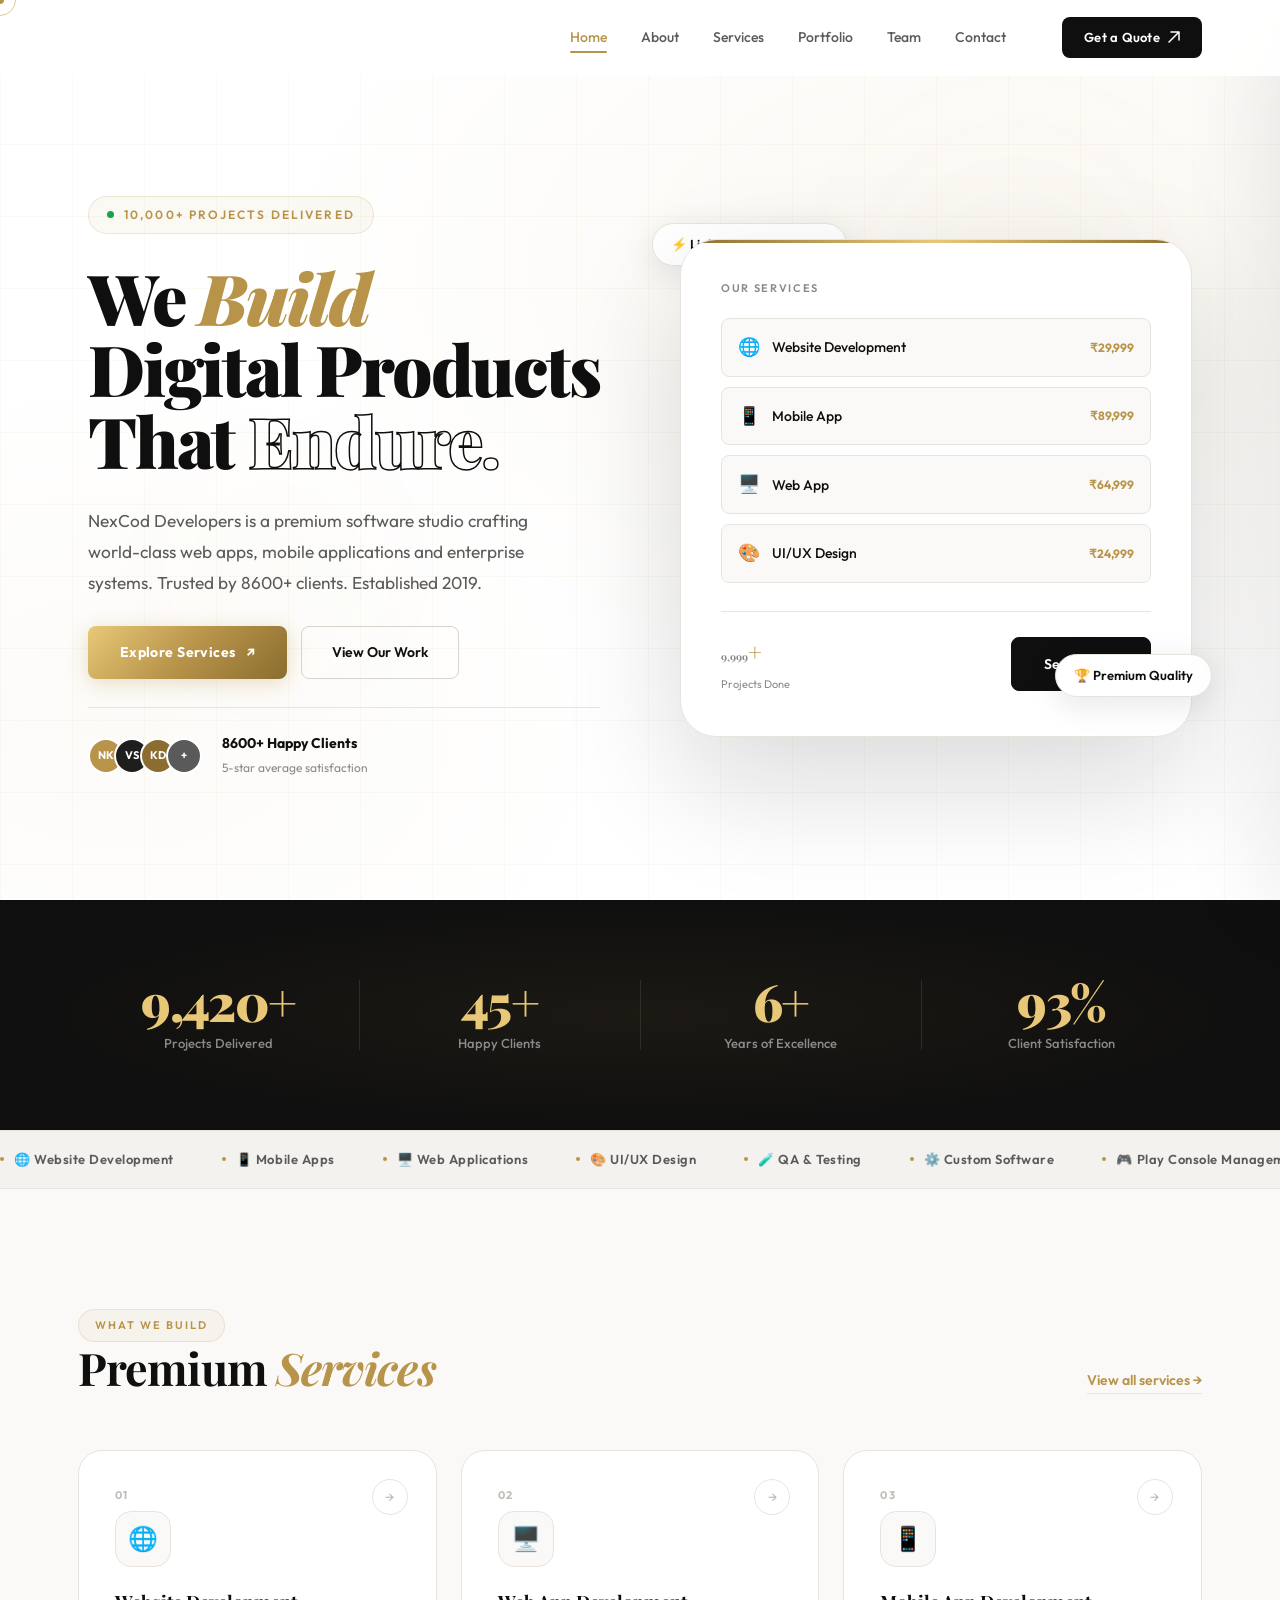
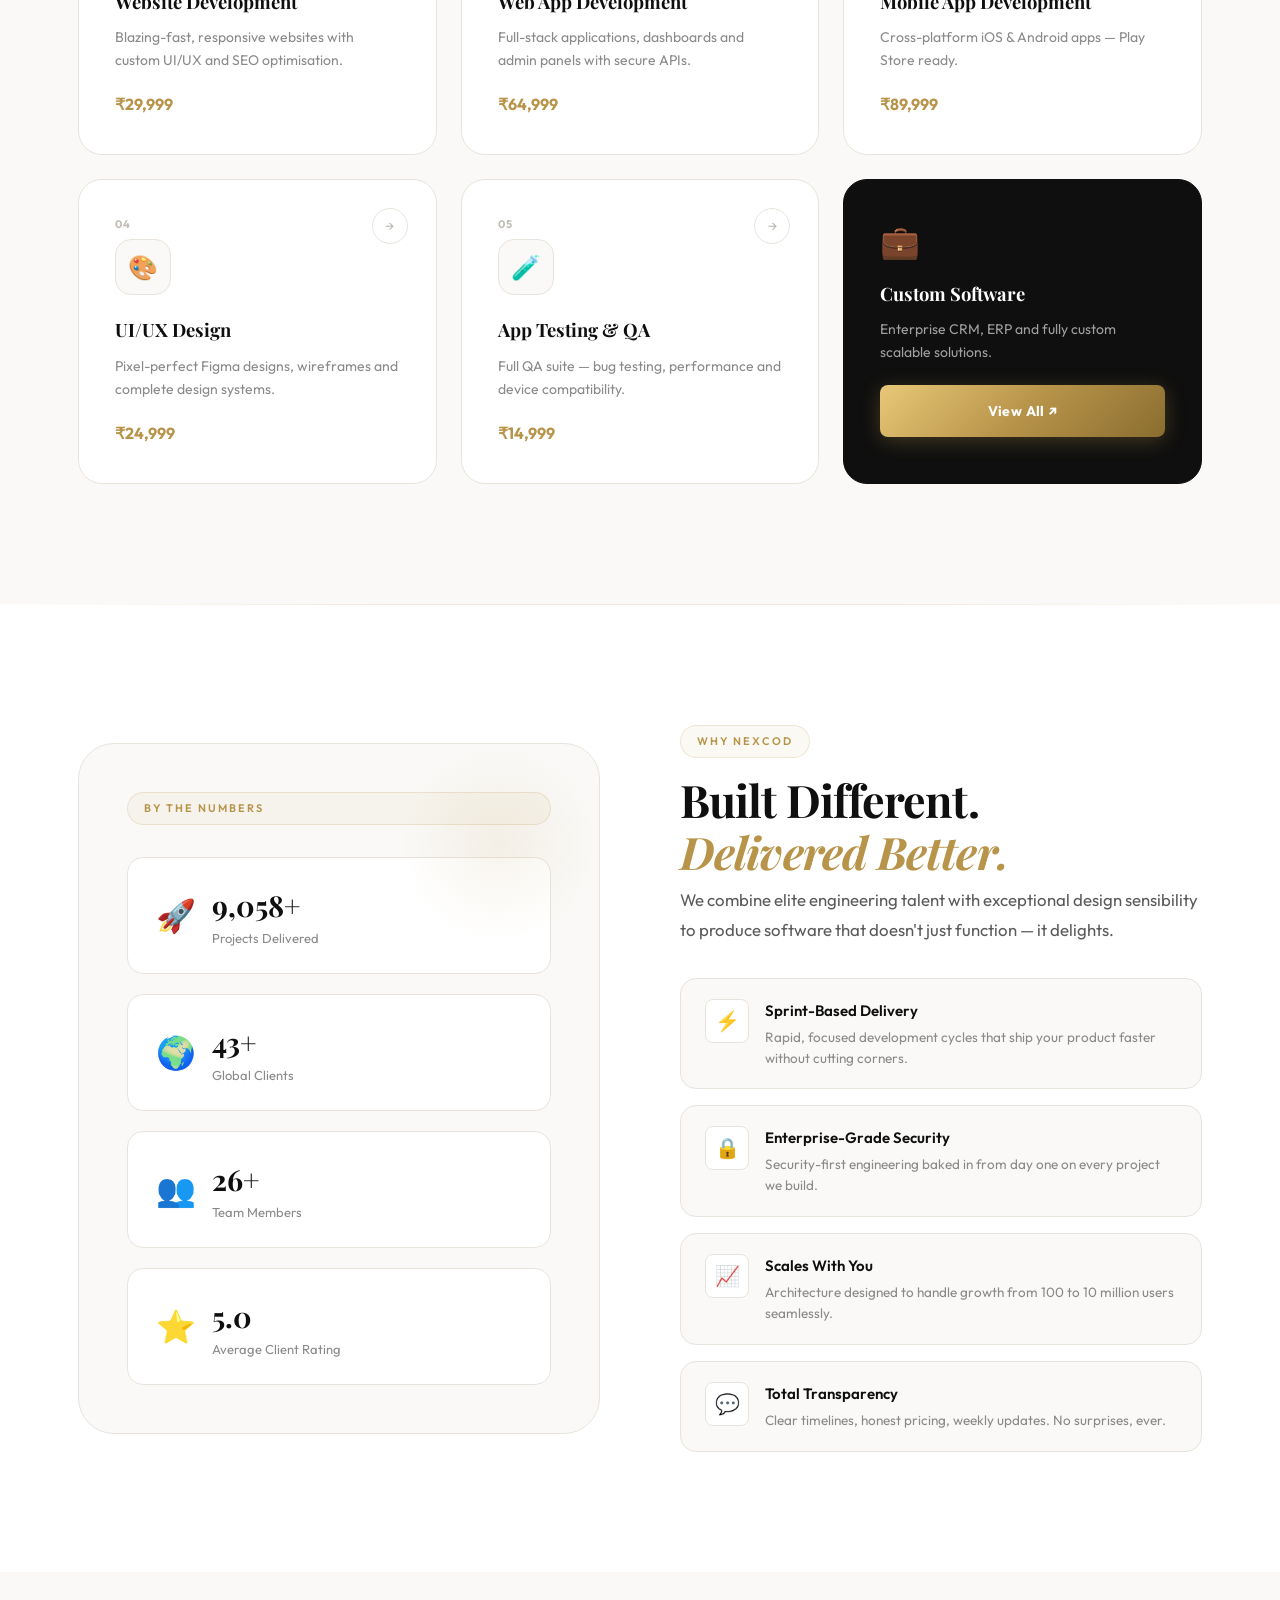
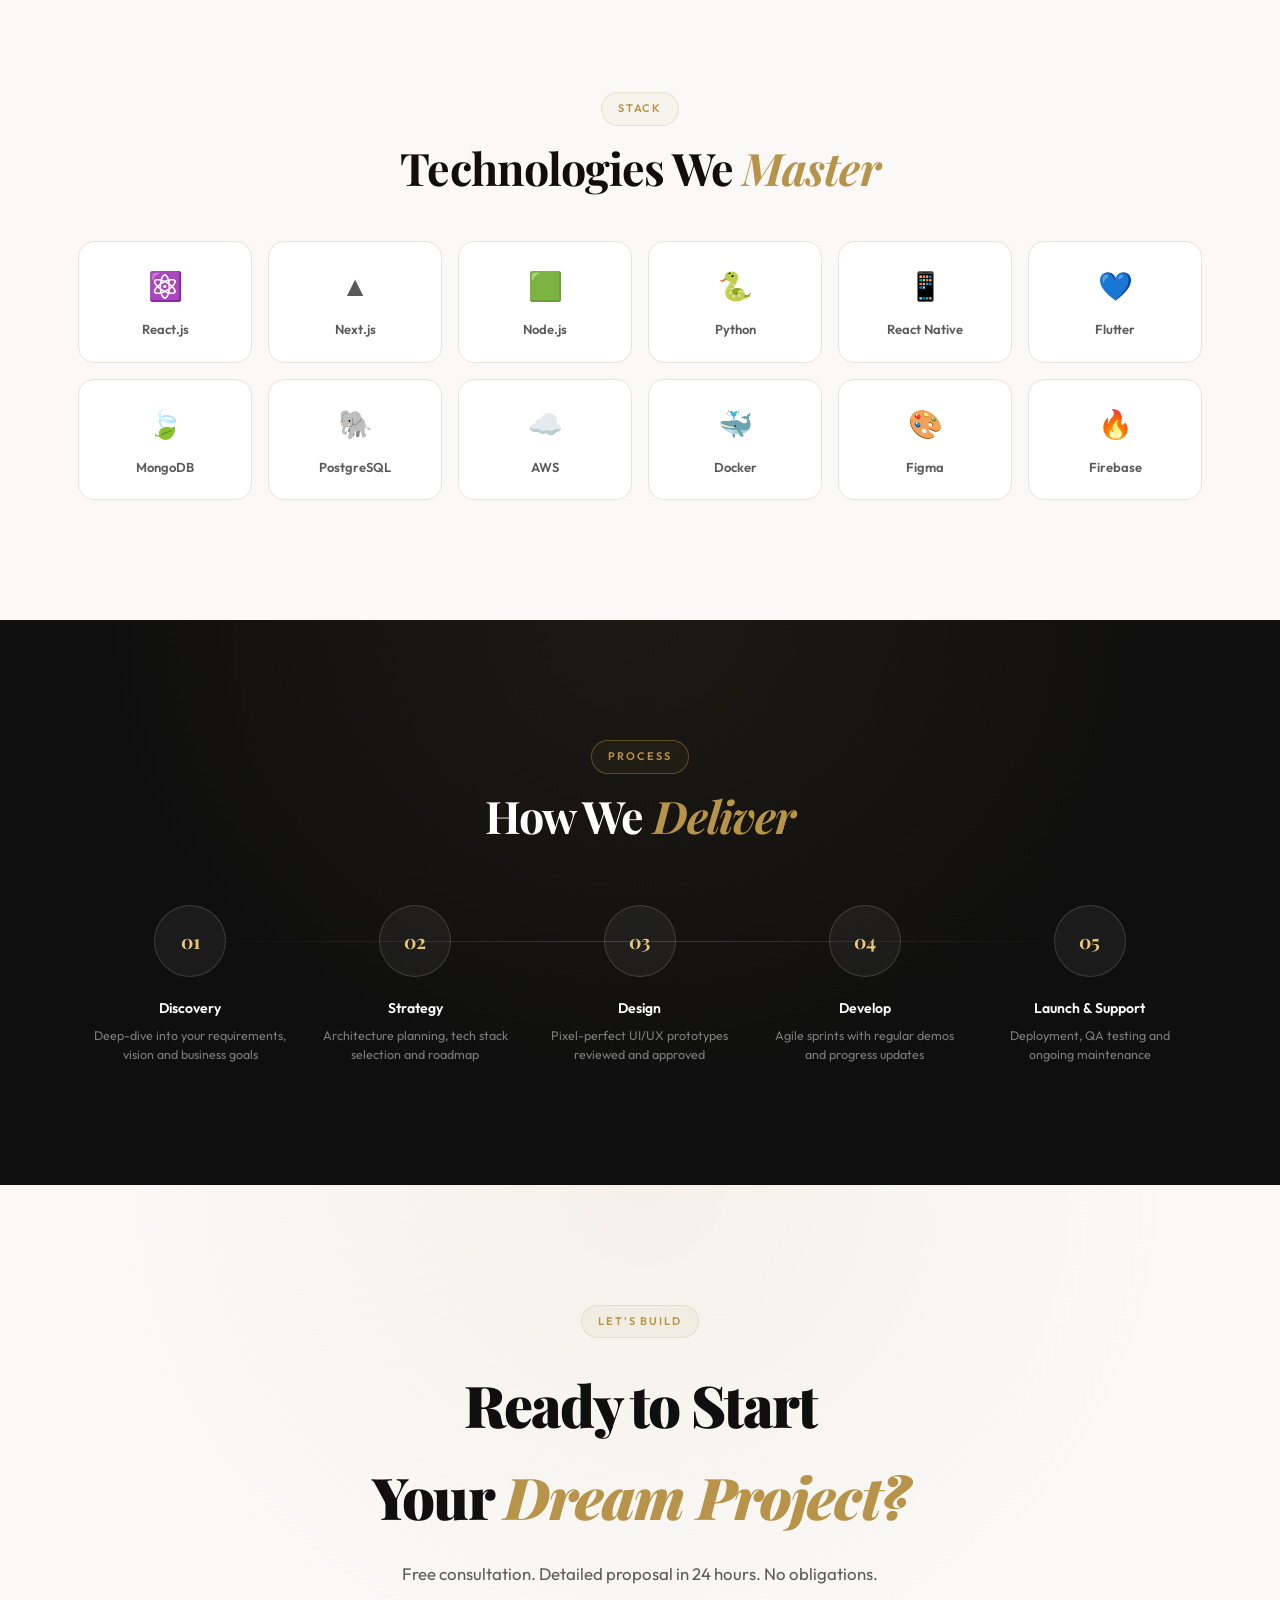
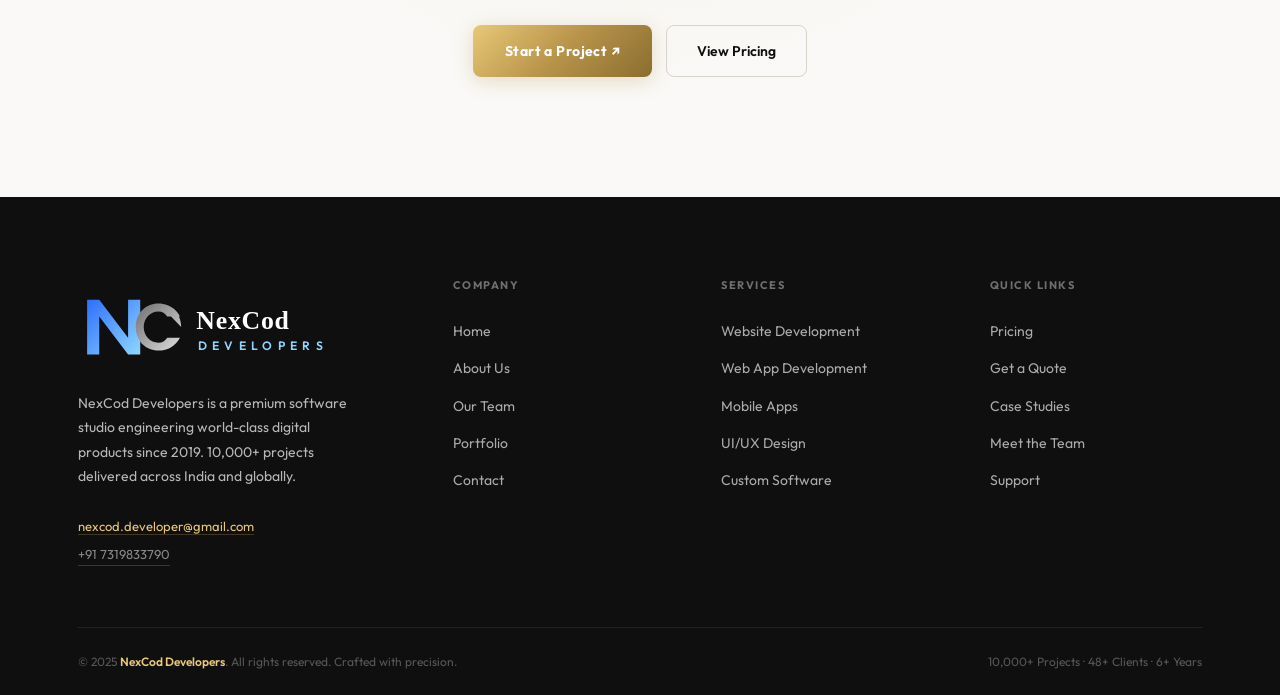
<file: index.html>
<!DOCTYPE html>
<html lang="en">
<head>
  <meta charset="UTF-8"/>
  <meta name="viewport" content="width=device-width, initial-scale=1.0"/>
  <title>NexCod Developers — Engineering the Future</title>
  <meta name="description" content="NexCod Developers — Premium software studio. 10,000+ projects. Web, Mobile, Custom Software.">
  <link rel="stylesheet" href="shared.css">
  <style>
  /* ── HERO ── */
  .hero {
    min-height: 100vh; padding-top: var(--nav-h);
    background: var(--white);
    display: flex; flex-direction: column;
    position: relative; overflow: hidden;
  }
  .hero-bg {
    position: absolute; inset: 0; z-index: 0;
    background:
      radial-gradient(ellipse 60% 50% at 80% 30%, rgba(184,148,74,0.07) 0%, transparent 100%),
      radial-gradient(ellipse 40% 40% at 10% 80%, rgba(184,148,74,0.04) 0%, transparent 100%);
    pointer-events: none;
  }
  /* Animated grid */
  .hero-grid {
    position: absolute; inset: 0; z-index: 0;
    background-image:
      linear-gradient(rgba(184,148,74,0.05) 1px, transparent 1px),
      linear-gradient(90deg, rgba(184,148,74,0.05) 1px, transparent 1px);
    background-size: 72px 72px;
    animation: gridShift 20s ease-in-out infinite;
  }
  @keyframes gridShift {
    0%,100%{ background-position: 0 0; }
    50%{ background-position: 10px 10px; }
  }
  /* Floating orbs */
  .orb {
    position: absolute; border-radius: 50%;
    filter: blur(80px); opacity: 0.35; pointer-events: none;
    animation: orbDrift 12s ease-in-out infinite;
  }
  .orb-1 { width: 400px; height: 400px; background: radial-gradient(circle, #e8c87820, transparent 70%); top: 10%; right: 5%; animation-delay: 0s; }
  .orb-2 { width: 300px; height: 300px; background: radial-gradient(circle, #b8944a15, transparent 70%); bottom: 20%; left: 10%; animation-delay: -5s; }
  @keyframes orbDrift { 0%,100%{transform:translate(0,0)} 33%{transform:translate(30px,-20px)} 66%{transform:translate(-20px,25px)} }

  .hero-inner {
    position: relative; z-index: 1;
    max-width: 1220px; margin: 0 auto; padding: 0 48px;
    display: grid; grid-template-columns: 1fr 1fr;
    gap: 80px; align-items: center;
    flex: 1; padding-top: 80px; padding-bottom: 80px;
  }

  /* LEFT */
  .hero-left { display: flex; flex-direction: column; gap: 28px; }
  .hero-kicker {
    display: inline-flex; align-items: center; gap: 10px;
    font-size: 12px; font-weight: 600; letter-spacing: 0.18em; text-transform: uppercase; color: var(--gold);
    padding: 8px 18px;
    border: 1px solid var(--gold-bdr);
    border-radius: var(--radius-pill);
    background: var(--gold-bg);
    width: fit-content;
  }
  .kicker-pulse { width: 7px; height: 7px; border-radius: 50%; background: var(--green); animation: kPulse 2s ease-in-out infinite; }
  @keyframes kPulse { 0%,100%{box-shadow:0 0 0 0 rgba(22,163,74,0.5)} 50%{box-shadow:0 0 0 7px rgba(22,163,74,0)} }

  .hero-headline {
    font-family: var(--font-serif);
    font-size: clamp(3rem, 5.5vw, 5.2rem);
    font-weight: 900; line-height: 1.02;
    letter-spacing: -0.03em; color: var(--ink);
  }
  .hero-headline .italic { font-style: italic; color: var(--gold); }
  .hero-headline .outline {
    -webkit-text-stroke: 1.5px var(--ink);
    color: transparent;
  }

  .hero-desc { font-size: 1.08rem; color: var(--ink-mid); line-height: 1.8; max-width: 480px; }
  .hero-btns { display: flex; gap: 14px; flex-wrap: wrap; }

  .hero-trust {
    display: flex; align-items: center; gap: 20px;
    padding-top: 24px; border-top: 1px solid var(--border);
  }
  .trust-avatars { display: flex; }
  .ta {
    width: 36px; height: 36px; border-radius: 50%;
    border: 2px solid var(--white);
    display: flex; align-items: center; justify-content: center;
    font-size: 11px; font-weight: 700; color: var(--white);
    margin-left: -10px;
  }
  .ta:first-child { margin-left: 0; }
  .ta-1{background:#b8944a} .ta-2{background:#1e1e1e} .ta-3{background:#8a6d2f} .ta-4{background:#5a5a5a}
  .trust-text strong { display: block; font-size: 14px; font-weight: 700; }
  .trust-text span { font-size: 12px; color: var(--ink-soft); }

  /* RIGHT — Floating card */
  .hero-right { position: relative; }
  .hero-card {
    background: var(--white);
    border: 1px solid var(--border);
    border-radius: var(--radius-xl);
    padding: 40px;
    box-shadow: var(--shadow-xl);
    position: relative; overflow: hidden;
    animation: heroCardFloat 6s ease-in-out infinite;
  }
  @keyframes heroCardFloat { 0%,100%{transform:translateY(0)} 50%{transform:translateY(-12px)} }
  .hero-card-top {
    position: absolute; top: 0; left: 0; right: 0; height: 3px;
    background: linear-gradient(90deg, var(--gold-dark), var(--gold-xlight), var(--gold-dark));
  }
  .hc-label { font-size: 11px; letter-spacing: 0.15em; text-transform: uppercase; color: var(--ink-soft); font-weight: 600; margin-bottom: 20px; }
  .hc-list { display: flex; flex-direction: column; gap: 10px; margin-bottom: 28px; }
  .hc-item {
    display: flex; align-items: center; gap: 12px;
    padding: 14px 16px;
    background: var(--cream);
    border: 1px solid var(--border);
    border-radius: var(--radius-sm);
    font-size: 14px; font-weight: 500;
    transition: transform var(--tr), border-color var(--tr), box-shadow var(--tr);
    cursor: default;
  }
  .hc-item:hover { transform: translateX(6px); border-color: var(--gold-bdr); box-shadow: var(--shadow-sm); }
  .hc-icon { font-size: 18px; flex-shrink: 0; }
  .hc-name { flex: 1; }
  .hc-price { font-size: 12px; color: var(--gold); font-weight: 700; }
  .hc-bottom {
    display: flex; align-items: center; justify-content: space-between;
    padding-top: 20px; border-top: 1px solid var(--border);
  }
  .hc-stat strong { font-family: var(--font-serif); font-size: 1.5rem; font-weight: 700; color: var(--gold); display: block; }
  .hc-stat span { font-size: 11px; color: var(--ink-soft); }

  /* Float badges */
  .hero-badge {
    position: absolute;
    background: var(--white); border: 1px solid var(--border);
    border-radius: var(--radius-pill);
    padding: 10px 18px;
    display: flex; align-items: center; gap: 8px;
    font-size: 13px; font-weight: 600;
    box-shadow: var(--shadow-md);
    white-space: nowrap;
    animation: badgeFloat 5s ease-in-out infinite;
  }
  .hero-badge-1 { top: -16px; left: -28px; animation-delay: 0s; }
  .hero-badge-2 { bottom: 40px; right: -20px; animation-delay: -2s; }
  @keyframes badgeFloat { 0%,100%{transform:translateY(0) rotate(-1deg)} 50%{transform:translateY(-10px) rotate(1deg)} }

  /* ── STATS STRIP ── */
  .stats-strip {
    background: var(--ink);
    padding: 56px 0;
    overflow: hidden;
    position: relative;
  }
  .stats-strip::before {
    content:''; position:absolute; inset:0;
    background: radial-gradient(ellipse at 50% 50%, rgba(184,148,74,0.08) 0%, transparent 70%);
    pointer-events: none;
  }
  .stats-grid {
    display: grid; grid-template-columns: repeat(4,1fr);
    gap: 0;
    position: relative; z-index: 1;
  }
  .stat-item { text-align: center; padding: 20px 40px; position: relative; }
  .stat-item + .stat-item::before {
    content: ''; position: absolute; left: 0; top: 20%; bottom: 20%;
    width: 1px; background: rgba(255,255,255,0.1);
  }
  .stat-num {
    font-family: var(--font-serif);
    font-size: clamp(2.4rem, 4vw, 3.8rem);
    font-weight: 900; line-height: 1;
    color: var(--gold-xlight); display: block;
    letter-spacing: -0.03em;
  }
  .stat-label { font-size: 13px; color: rgba(255,255,255,0.5); margin-top: 6px; font-weight: 500; }

  /* ── MARQUEE ── */
  .marquee-wrap {
    background: var(--cream-2); border-top: 1px solid var(--border); border-bottom: 1px solid var(--border);
    padding: 18px 0; overflow: hidden;
  }
  .marquee-track { display: flex; gap: 48px; width: max-content; animation: scroll 30s linear infinite; }
  .marquee-wrap:hover .marquee-track { animation-play-state: paused; }
  .marquee-item { display: flex; align-items: center; gap: 10px; font-size: 13px; font-weight: 600; color: var(--ink-mid); white-space: nowrap; letter-spacing: 0.04em; }
  .marquee-dot { width: 4px; height: 4px; border-radius: 50%; background: var(--gold); }
  @keyframes scroll { 0%{transform:translateX(0)} 100%{transform:translateX(-50%)} }

  /* ── SERVICES PREVIEW ── */
  .services-preview { background: var(--cream); }
  .sp-header { display: flex; justify-content: space-between; align-items: flex-end; margin-bottom: 56px; gap: 40px; }
  .sp-grid { display: grid; grid-template-columns: repeat(3,1fr); gap: 24px; }
  .sp-card {
    background: var(--white); border: 1px solid var(--border);
    border-radius: var(--radius-lg); padding: 36px;
    position: relative; overflow: hidden;
    transition: transform var(--tr), border-color var(--tr), box-shadow var(--tr);
  }
  .sp-card::before {
    content:''; position:absolute; bottom:0; left:0; right:0; height:3px;
    background: linear-gradient(90deg, var(--gold-dark), var(--gold-xlight));
    transform: scaleX(0); transform-origin: left;
    transition: transform 0.5s var(--ease-out);
  }
  .sp-card:hover { transform: translateY(-8px); border-color: var(--gold-bdr); box-shadow: var(--shadow-lg); }
  .sp-card:hover::before { transform: scaleX(1); }
  .sp-icon {
    width: 56px; height: 56px; border-radius: var(--radius-md);
    background: var(--cream); border: 1px solid var(--border);
    display: flex; align-items: center; justify-content: center;
    font-size: 24px; margin-bottom: 20px;
    transition: background var(--tr), border-color var(--tr);
  }
  .sp-card:hover .sp-icon { background: var(--gold-bg); border-color: var(--gold-bdr); }
  .sp-num { font-size: 11px; font-weight: 700; letter-spacing: 0.12em; color: var(--ink-faint); margin-bottom: 6px; }
  .sp-card h3 { font-family: var(--font-serif); font-size: 1.15rem; font-weight: 700; margin-bottom: 10px; }
  .sp-card p { font-size: 14px; color: var(--ink-soft); line-height: 1.65; margin-bottom: 20px; }
  .sp-price { font-size: 1rem; font-weight: 700; color: var(--gold); }
  .sp-arrow {
    position: absolute; top: 28px; right: 28px;
    width: 36px; height: 36px; border-radius: 50%;
    border: 1px solid var(--border);
    display: flex; align-items: center; justify-content: center;
    color: var(--ink-faint); font-size: 14px;
    transition: background var(--tr), color var(--tr), border-color var(--tr), transform var(--tr);
  }
  .sp-card:hover .sp-arrow { background: var(--ink); color: var(--white); border-color: var(--ink); transform: rotate(45deg); }

  /* ── WHY US ── */
  .why-grid { display: grid; grid-template-columns: 1fr 1fr; gap: 80px; align-items: center; }
  .why-img {
    background: var(--cream); border: 1px solid var(--border);
    border-radius: var(--radius-xl); padding: 48px;
    display: flex; flex-direction: column; gap: 20px;
    position: relative; overflow: hidden;
  }
  .why-img::before {
    content:''; position:absolute; top:0; right:0; width:200px; height:200px;
    background: radial-gradient(circle, rgba(184,148,74,0.1) 0%, transparent 70%);
  }
  .why-metric {
    background: var(--white); border: 1px solid var(--border);
    border-radius: var(--radius-md); padding: 24px 28px;
    display: flex; align-items: center; gap: 16px;
    transition: border-color var(--tr);
  }
  .why-metric:hover { border-color: var(--gold-bdr); }
  .wm-icon { font-size: 2rem; flex-shrink: 0; }
  .wm-val { font-family: var(--font-serif); font-size: 1.8rem; font-weight: 700; color: var(--ink); }
  .wm-label { font-size: 13px; color: var(--ink-soft); }

  .why-points { display: flex; flex-direction: column; gap: 16px; margin-top: 28px; }
  .wp {
    display: flex; gap: 16px; align-items: flex-start;
    padding: 20px 24px;
    background: var(--cream); border: 1px solid var(--border);
    border-radius: var(--radius-md);
    transition: border-color var(--tr), transform var(--tr), box-shadow var(--tr);
  }
  .wp:hover { border-color: var(--gold-bdr); transform: translateX(6px); box-shadow: var(--shadow-sm); }
  .wp-icon {
    width: 44px; height: 44px; flex-shrink: 0;
    background: var(--white); border: 1px solid var(--border);
    border-radius: var(--radius-sm);
    display: flex; align-items: center; justify-content: center;
    font-size: 20px;
    transition: background var(--tr), border-color var(--tr);
  }
  .wp:hover .wp-icon { background: var(--gold-bg); border-color: var(--gold-bdr); }
  .wp-txt h4 { font-size: 15px; font-weight: 600; margin-bottom: 4px; }
  .wp-txt p  { font-size: 13.5px; color: var(--ink-soft); line-height: 1.55; }

  /* ── TECH STACK ── */
  .tech-section { background: var(--cream); }
  .tech-grid { display: grid; grid-template-columns: repeat(6,1fr); gap: 16px; margin-top: 48px; }
  .tech-card {
    background: var(--white); border: 1px solid var(--border);
    border-radius: var(--radius-md); padding: 22px 12px;
    text-align: center; font-size: 13px; font-weight: 600; color: var(--ink-mid);
    transition: border-color var(--tr), color var(--tr), transform var(--tr), box-shadow var(--tr);
  }
  .tech-card:hover { border-color: var(--gold-bdr); color: var(--ink); transform: translateY(-4px); box-shadow: var(--shadow-md); }
  .tech-card div { font-size: 28px; margin-bottom: 10px; }

  /* ── PROCESS ── */
  .process-section { background: var(--ink); color: var(--white); overflow: hidden; position: relative; }
  .process-section::before {
    content:''; position:absolute; inset:0;
    background: radial-gradient(ellipse at 50% 0%, rgba(184,148,74,0.08) 0%, transparent 60%);
  }
  .process-grid { display: grid; grid-template-columns: repeat(5,1fr); gap: 0; margin-top: 64px; position: relative; z-index: 1; }
  .process-grid::before {
    content:''; position:absolute; top:36px; left:10%; right:10%; height:1px;
    background: linear-gradient(90deg, transparent, rgba(184,148,74,0.3), transparent);
  }
  .proc-step { text-align: center; padding: 0 16px; }
  .proc-num {
    width: 72px; height: 72px; border-radius: 50%; margin: 0 auto 20px;
    background: rgba(255,255,255,0.05); border: 1.5px solid rgba(255,255,255,0.15);
    display: flex; align-items: center; justify-content: center;
    font-family: var(--font-serif); font-size: 1.2rem; font-weight: 700; color: var(--gold-xlight);
    position: relative; z-index: 1;
    transition: background var(--tr), border-color var(--tr), box-shadow var(--tr);
  }
  .proc-step:hover .proc-num { background: rgba(184,148,74,0.15); border-color: var(--gold); box-shadow: 0 0 30px rgba(184,148,74,0.2); }
  .proc-step h4 { font-size: 14px; font-weight: 600; margin-bottom: 6px; }
  .proc-step p  { font-size: 12.5px; color: rgba(255,255,255,0.45); line-height: 1.55; }

  /* ── CTA BANNER ── */
  .cta-section {
    background: var(--cream); position: relative; overflow: hidden;
    text-align: center; padding: 120px 0;
  }
  .cta-section::before {
    content:''; position:absolute; inset:0;
    background: radial-gradient(ellipse at 50% 0%, rgba(184,148,74,0.08) 0%, transparent 60%);
  }
  .cta-inner { position: relative; z-index: 1; max-width: 680px; margin: 0 auto; padding: 0 48px; }
  .cta-inner h2 { font-family: var(--font-serif); font-size: clamp(2.4rem,4.5vw,4rem); font-weight: 900; letter-spacing: -0.03em; margin-bottom: 16px; }
  .cta-btns { display: flex; gap: 14px; justify-content: center; flex-wrap: wrap; margin-top: 36px; }

  /* ── RESPONSIVE ── */
  @media (max-width: 1024px) {
    .hero-inner { grid-template-columns: 1fr; gap: 60px; padding-top: 60px; }
    .hero-right { display: none; }
    .sp-grid { grid-template-columns: repeat(2,1fr); }
    .why-grid { grid-template-columns: 1fr; }
    .tech-grid { grid-template-columns: repeat(4,1fr); }
    .process-grid { grid-template-columns: repeat(3,1fr); row-gap: 40px; }
    .process-grid::before { display: none; }
    .stats-grid { grid-template-columns: repeat(2,1fr); }
  }
  @media (max-width: 768px) {
    .hero-inner { padding: 48px 20px; }
    .sp-grid { grid-template-columns: 1fr; }
    .sp-header { flex-direction: column; align-items: flex-start; gap: 16px; }
    .tech-grid { grid-template-columns: repeat(3,1fr); }
    .process-grid { grid-template-columns: repeat(2,1fr); }
    .hero-trust { flex-wrap: wrap; gap: 14px; }
  }
  @media (max-width: 480px) {
    .tech-grid { grid-template-columns: repeat(2,1fr); }
    .hero-btns { flex-direction: column; }
    .cta-inner { padding: 0 20px; }
  }
  </style>
</head>
<body>

  <!-- HERO -->
  <section class="hero" id="home">
    <div class="hero-bg"></div>
    <div class="hero-grid"></div>
    <div class="orb orb-1"></div>
    <div class="orb orb-2"></div>
    <div class="hero-inner">
      <div class="hero-left">
        <div class="hero-kicker reveal" data-delay="0">
          <span class="kicker-pulse"></span>
          10,000+ Projects Delivered
        </div>
        <h1 class="hero-headline reveal" data-delay="100">
          We <span class="italic">Build</span><br>
          Digital Products<br>
          That <span class="outline">Endure.</span>
        </h1>
        <p class="hero-desc reveal" data-delay="200">
          NexCod Developers is a premium software studio crafting world-class web apps, mobile applications and enterprise systems. Trusted by 8600+ clients. Established 2019.
        </p>
        <div class="hero-btns reveal" data-delay="300">
          <a href="services.html" class="btn-gold"><span>Explore Services</span>↗</a>
          <a href="portfolio.html" class="btn-outline">View Our Work</a>
        </div>
        <div class="hero-trust reveal" data-delay="400">
          <div class="trust-avatars">
            <div class="ta ta-1">NK</div>
            <div class="ta ta-2">VS</div>
            <div class="ta ta-3">KD</div>
            <div class="ta ta-4">+</div>
          </div>
          <div class="trust-text">
            <strong>8600+ Happy Clients</strong>
            <span>5-star average satisfaction</span>
          </div>
        </div>
      </div>
      <div class="hero-right">
        <div class="hero-badge hero-badge-1 reveal-scale" data-delay="500">⚡ Lightning Fast Delivery</div>
        <div class="hero-card reveal-scale" data-delay="400">
          <div class="hero-card-top"></div>
          <div class="hc-label">Our Services</div>
          <div class="hc-list">
            <div class="hc-item"><span class="hc-icon">🌐</span><span class="hc-name">Website Development</span><span class="hc-price">₹29,999</span></div>
            <div class="hc-item"><span class="hc-icon">📱</span><span class="hc-name">Mobile App</span><span class="hc-price">₹89,999</span></div>
            <div class="hc-item"><span class="hc-icon">🖥️</span><span class="hc-name">Web App</span><span class="hc-price">₹64,999</span></div>
            <div class="hc-item"><span class="hc-icon">🎨</span><span class="hc-name">UI/UX Design</span><span class="hc-price">₹24,999</span></div>
          </div>
          <div class="hc-bottom">
            <div class="hc-stat">
              <strong><span class="counter" data-target="10000">0</span>+</strong>
              <span>Projects Done</span>
            </div>
            <a href="services.html" class="btn-primary"><span>See Pricing</span></a>
          </div>
        </div>
        <div class="hero-badge hero-badge-2 reveal-scale" data-delay="600">🏆 Premium Quality</div>
      </div>
    </div>
  </section>

  <!-- STATS STRIP -->
  <div class="stats-strip">
    <div class="container">
      <div class="stats-grid">
        <div class="stat-item reveal" data-delay="0">
          <span class="stat-num"><span class="counter" data-target="10000">0</span>+</span>
          <div class="stat-label">Projects Delivered</div>
        </div>
        <div class="stat-item reveal" data-delay="100">
          <span class="stat-num"><span class="counter" data-target="48">0</span>+</span>
          <div class="stat-label">Happy Clients</div>
        </div>
        <div class="stat-item reveal" data-delay="200">
          <span class="stat-num"><span class="counter" data-target="6">0</span>+</span>
          <div class="stat-label">Years of Excellence</div>
        </div>
        <div class="stat-item reveal" data-delay="300">
          <span class="stat-num"><span class="counter" data-target="99">0</span>%</span>
          <div class="stat-label">Client Satisfaction</div>
        </div>
      </div>
    </div>
  </div>

  <!-- MARQUEE -->
  <div class="marquee-wrap">
    <div class="marquee-track" id="mtrack"></div>
  </div>

  <!-- SERVICES PREVIEW -->
  <section class="services-preview section-pad" id="services">
    <div class="container">
      <div class="sp-header">
        <div>
          <div class="tag-label reveal">What We Build</div>
          <h2 class="section-title reveal" data-delay="100">Premium <span class="em">Services</span></h2>
        </div>
        <a href="services.html" class="btn-text reveal" data-delay="200">View all services →</a>
      </div>
      <div class="sp-grid">
        <div class="sp-card reveal" data-delay="0"><div class="sp-arrow">→</div><div class="sp-num">01</div><div class="sp-icon">🌐</div><h3>Website Development</h3><p>Blazing-fast, responsive websites with custom UI/UX and SEO optimisation.</p><div class="sp-price">₹29,999</div></div>
        <div class="sp-card reveal" data-delay="80"><div class="sp-arrow">→</div><div class="sp-num">02</div><div class="sp-icon">🖥️</div><h3>Web App Development</h3><p>Full-stack applications, dashboards and admin panels with secure APIs.</p><div class="sp-price">₹64,999</div></div>
        <div class="sp-card reveal" data-delay="160"><div class="sp-arrow">→</div><div class="sp-num">03</div><div class="sp-icon">📱</div><h3>Mobile App Development</h3><p>Cross-platform iOS & Android apps — Play Store ready.</p><div class="sp-price">₹89,999</div></div>
        <div class="sp-card reveal" data-delay="0"><div class="sp-arrow">→</div><div class="sp-num">04</div><div class="sp-icon">🎨</div><h3>UI/UX Design</h3><p>Pixel-perfect Figma designs, wireframes and complete design systems.</p><div class="sp-price">₹24,999</div></div>
        <div class="sp-card reveal" data-delay="80"><div class="sp-arrow">→</div><div class="sp-num">05</div><div class="sp-icon">🧪</div><h3>App Testing & QA</h3><p>Full QA suite — bug testing, performance and device compatibility.</p><div class="sp-price">₹14,999</div></div>
        <div class="sp-card reveal" data-delay="160" style="background:var(--ink);color:var(--white);border-color:var(--ink)"><div style="font-size:2rem;margin-bottom:12px">💼</div><h3>Custom Software</h3><p style="color:rgba(255,255,255,0.6)">Enterprise CRM, ERP and fully custom scalable solutions.</p><div style="margin-top:20px"><a href="services.html" class="btn-gold" style="width:100%;justify-content:center">View All ↗</a></div></div>
      </div>
    </div>
  </section>

  <div class="divider"></div>

  <!-- WHY US -->
  <section class="section-pad" id="about">
    <div class="container">
      <div class="why-grid">
        <div class="why-img reveal-left">
          <div class="tag-label" style="margin-bottom:12px">By the Numbers</div>
          <div class="why-metric"><span class="wm-icon">🚀</span><div><div class="wm-val"><span class="counter" data-target="10000">0</span>+</div><div class="wm-label">Projects Delivered</div></div></div>
          <div class="why-metric"><span class="wm-icon">🌍</span><div><div class="wm-val"><span class="counter" data-target="48">0</span>+</div><div class="wm-label">Global Clients</div></div></div>
          <div class="why-metric"><span class="wm-icon">👥</span><div><div class="wm-val"><span class="counter" data-target="30">0</span>+</div><div class="wm-label">Team Members</div></div></div>
          <div class="why-metric"><span class="wm-icon">⭐</span><div><div class="wm-val">5.0</div><div class="wm-label">Average Client Rating</div></div></div>
        </div>
        <div class="reveal-right">
          <div class="tag-label" style="margin-bottom:16px">Why NexCod</div>
          <h2 class="section-title" style="margin-bottom:8px">Built Different.<br><span class="em">Delivered Better.</span></h2>
          <p class="body-large" style="margin-bottom:32px">We combine elite engineering talent with exceptional design sensibility to produce software that doesn't just function — it delights.</p>
          <div class="why-points">
            <div class="wp" data-delay="0"><div class="wp-icon">⚡</div><div class="wp-txt"><h4>Sprint-Based Delivery</h4><p>Rapid, focused development cycles that ship your product faster without cutting corners.</p></div></div>
            <div class="wp" data-delay="100"><div class="wp-icon">🔒</div><div class="wp-txt"><h4>Enterprise-Grade Security</h4><p>Security-first engineering baked in from day one on every project we build.</p></div></div>
            <div class="wp" data-delay="200"><div class="wp-icon">📈</div><div class="wp-txt"><h4>Scales With You</h4><p>Architecture designed to handle growth from 100 to 10 million users seamlessly.</p></div></div>
            <div class="wp" data-delay="300"><div class="wp-icon">💬</div><div class="wp-txt"><h4>Total Transparency</h4><p>Clear timelines, honest pricing, weekly updates. No surprises, ever.</p></div></div>
          </div>
        </div>
      </div>
    </div>
  </section>

  <!-- TECH STACK -->
  <section class="tech-section section-pad">
    <div class="container">
      <div style="text-align:center;margin-bottom:0">
        <div class="tag-label reveal" style="margin:0 auto 16px">Stack</div>
        <h2 class="section-title reveal" data-delay="100" style="text-align:center">Technologies We <span class="em">Master</span></h2>
      </div>
      <div class="tech-grid">
        <div class="tech-card reveal" data-delay="0"><div>⚛️</div>React.js</div>
        <div class="tech-card reveal" data-delay="50"><div>▲</div>Next.js</div>
        <div class="tech-card reveal" data-delay="100"><div>🟩</div>Node.js</div>
        <div class="tech-card reveal" data-delay="150"><div>🐍</div>Python</div>
        <div class="tech-card reveal" data-delay="200"><div>📱</div>React Native</div>
        <div class="tech-card reveal" data-delay="250"><div>💙</div>Flutter</div>
        <div class="tech-card reveal" data-delay="50"><div>🍃</div>MongoDB</div>
        <div class="tech-card reveal" data-delay="100"><div>🐘</div>PostgreSQL</div>
        <div class="tech-card reveal" data-delay="150"><div>☁️</div>AWS</div>
        <div class="tech-card reveal" data-delay="200"><div>🐳</div>Docker</div>
        <div class="tech-card reveal" data-delay="250"><div>🎨</div>Figma</div>
        <div class="tech-card reveal" data-delay="300"><div>🔥</div>Firebase</div>
      </div>
    </div>
  </section>

  <!-- PROCESS -->
  <section class="process-section section-pad">
    <div class="container">
      <div style="text-align:center;position:relative;z-index:1">
        <div class="tag-label reveal" style="margin:0 auto 16px;border-color:rgba(184,148,74,0.4)">Process</div>
        <h2 class="section-title reveal" data-delay="100" style="text-align:center;color:var(--white)">How We <span class="em">Deliver</span></h2>
      </div>
      <div class="process-grid">
        <div class="proc-step reveal" data-delay="0"><div class="proc-num">01</div><h4>Discovery</h4><p>Deep-dive into your requirements, vision and business goals</p></div>
        <div class="proc-step reveal" data-delay="100"><div class="proc-num">02</div><h4>Strategy</h4><p>Architecture planning, tech stack selection and roadmap</p></div>
        <div class="proc-step reveal" data-delay="200"><div class="proc-num">03</div><h4>Design</h4><p>Pixel-perfect UI/UX prototypes reviewed and approved</p></div>
        <div class="proc-step reveal" data-delay="300"><div class="proc-num">04</div><h4>Develop</h4><p>Agile sprints with regular demos and progress updates</p></div>
        <div class="proc-step reveal" data-delay="400"><div class="proc-num">05</div><h4>Launch & Support</h4><p>Deployment, QA testing and ongoing maintenance</p></div>
      </div>
    </div>
  </section>

  <!-- CTA -->
  <section class="cta-section">
    <div class="cta-inner">
      <div class="tag-label reveal" style="margin:0 auto 20px">Let's Build</div>
      <h2 class="reveal" data-delay="100">Ready to Start<br>Your <em style="font-style:italic;color:var(--gold)">Dream Project?</em></h2>
      <p class="body-large reveal" data-delay="200">Free consultation. Detailed proposal in 24 hours. No obligations.</p>
      <div class="cta-btns reveal" data-delay="300">
        <a href="contact.html" class="btn-gold">Start a Project ↗</a>
        <a href="services.html" class="btn-outline">View Pricing</a>
      </div>
    </div>
  </section>

  <script src="shared-nav.js"></script>
  <script>
    // Marquee
    const items = ['🌐 Website Development','📱 Mobile Apps','🖥️ Web Applications','🎨 UI/UX Design','🧪 QA & Testing','⚙️ Custom Software','🎮 Play Console Management','🔧 Website Maintenance','⭐ 10,000+ Projects','🏆 Premium Quality'];
    const t = document.getElementById('mtrack');
    [...items,...items].forEach(txt => {
      const d = document.createElement('div'); d.className = 'marquee-item';
      d.innerHTML = `<span class="marquee-dot"></span>${txt}`;
      t.appendChild(d);
    });
  </script>
</body>
</html>
</file>
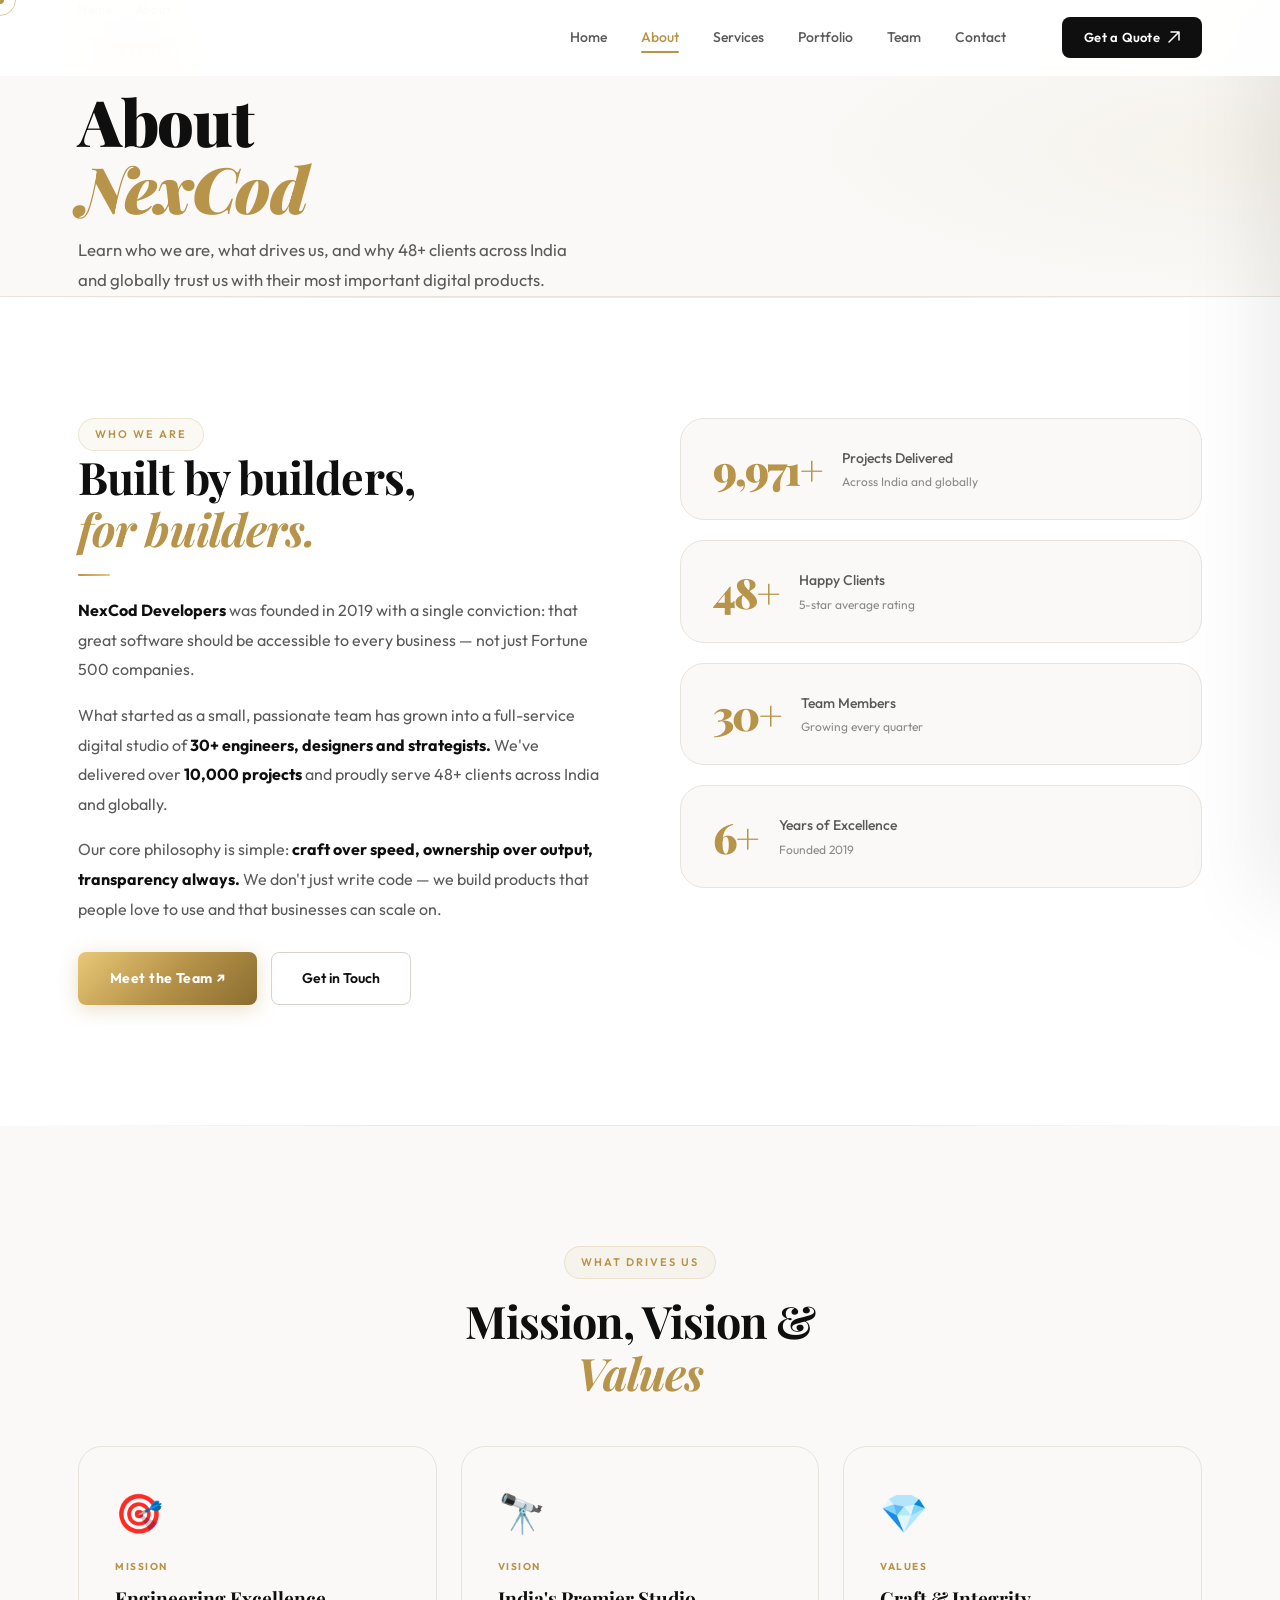
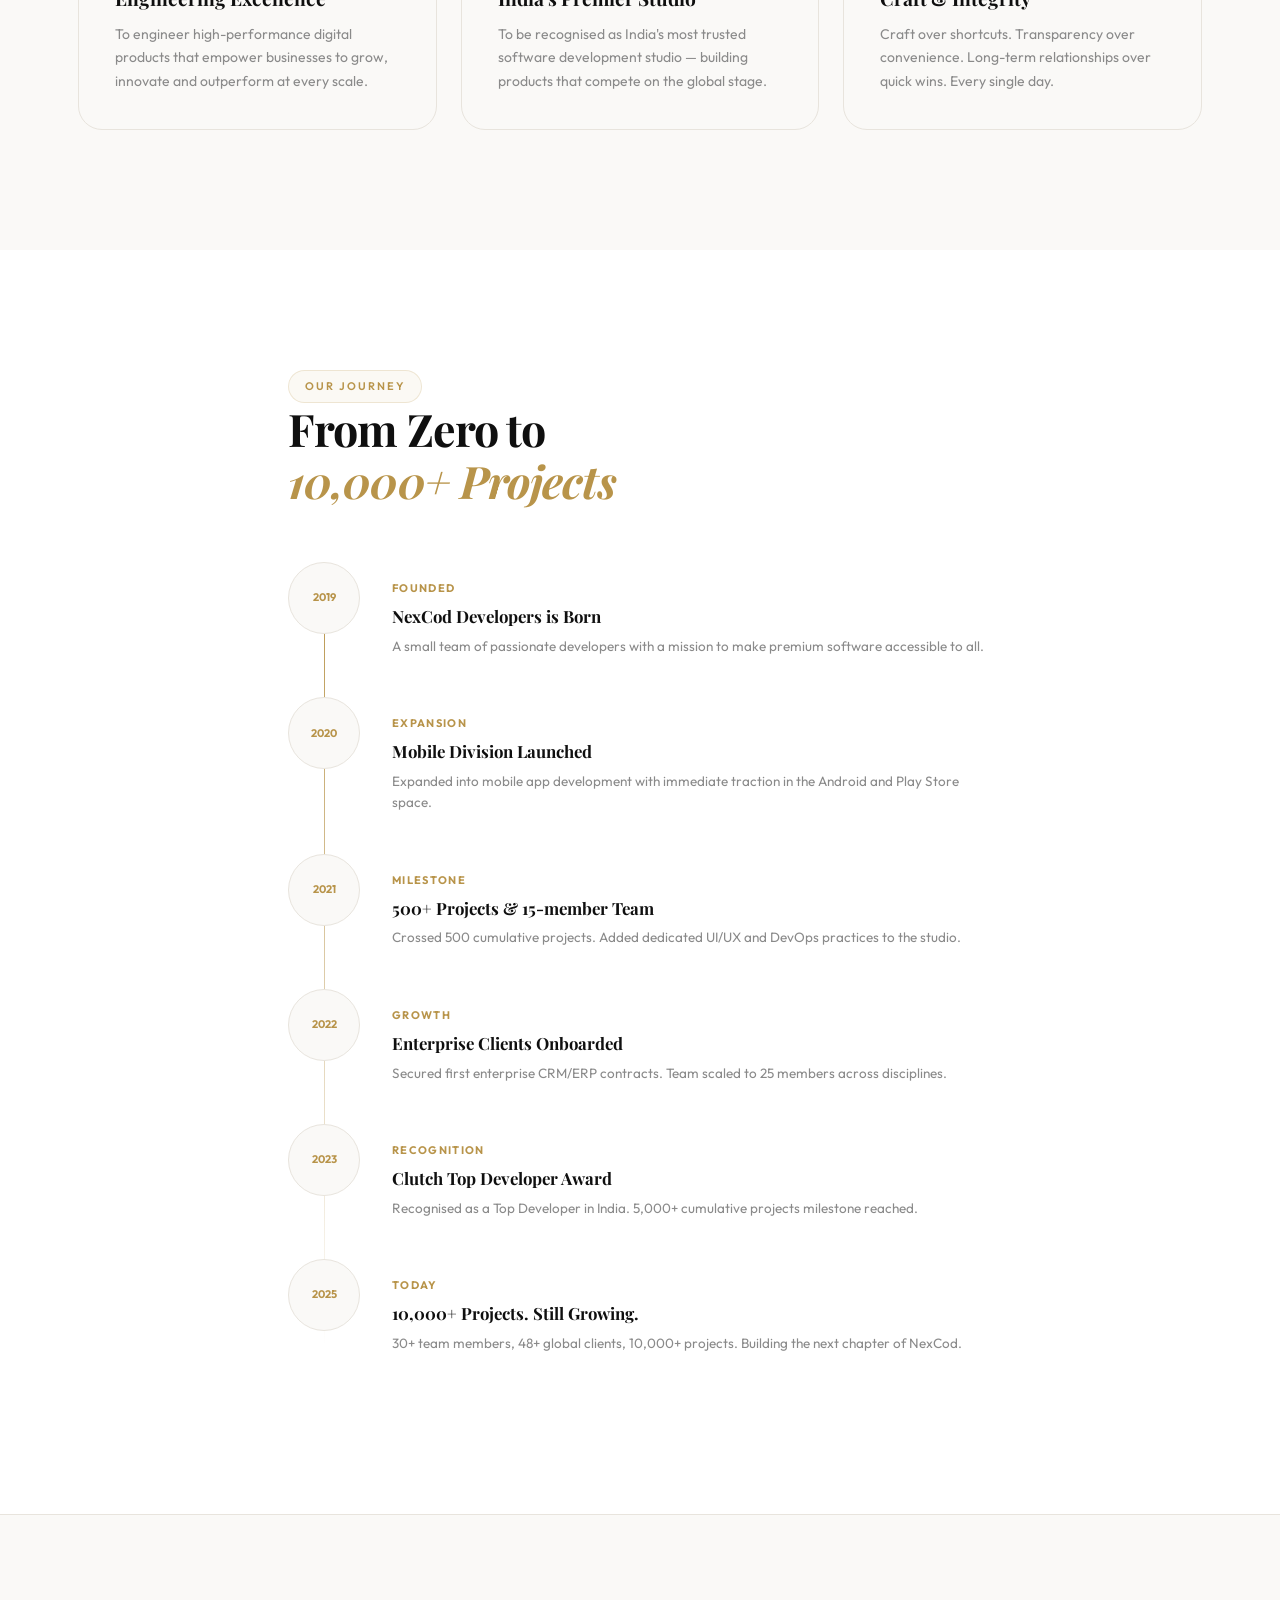
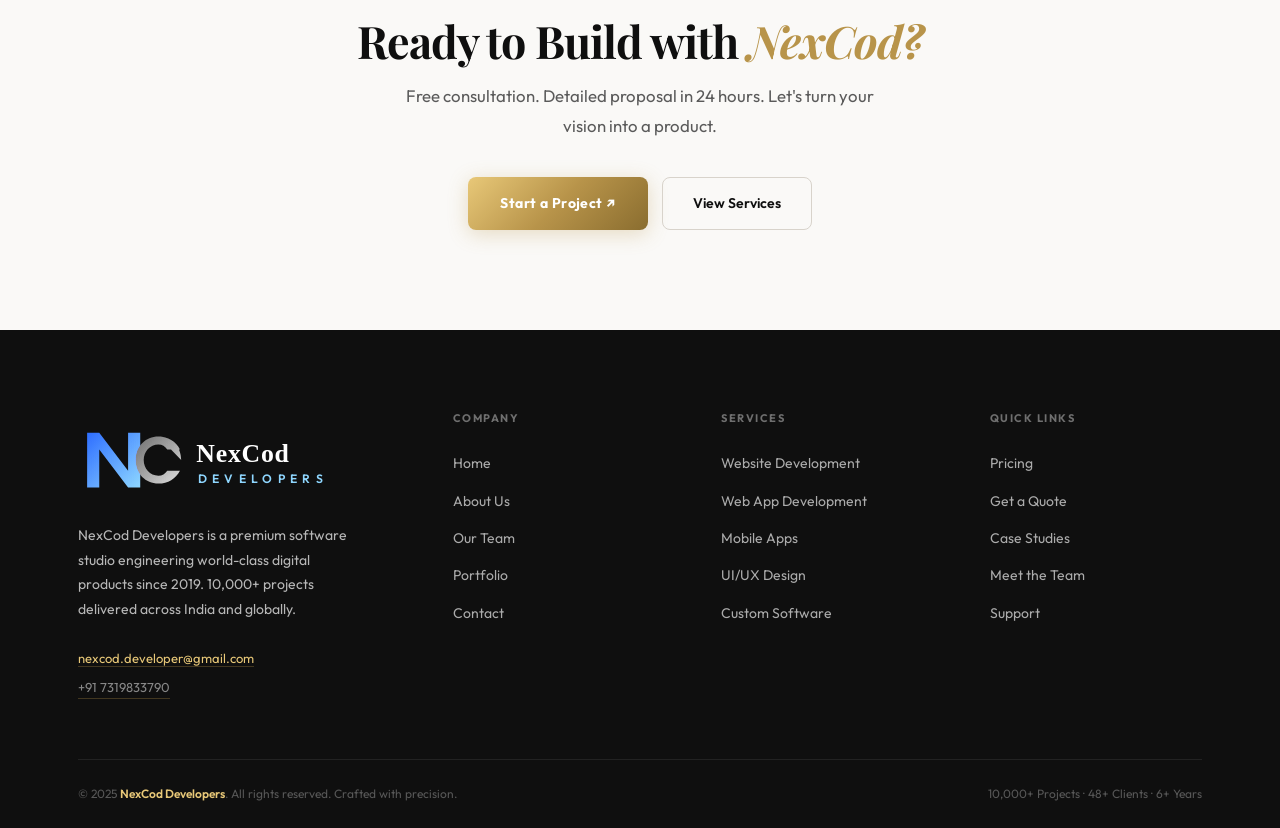
<file: about.html>
<!DOCTYPE html>
<html lang="en">
<head>
  <meta charset="UTF-8"/>
  <meta name="viewport" content="width=device-width, initial-scale=1.0"/>
  <title>About Us — NexCod Developers</title>
  <link rel="stylesheet" href="shared.css">
  <style>
  .pg-hero { background:var(--cream); padding:calc(var(--nav-h)+80px) 0 80px; border-bottom:1px solid var(--border); position:relative; overflow:hidden; }
  .pg-hero::after { content:''; position:absolute; top:0; right:0; width:500px; height:100%; background:radial-gradient(ellipse at 100% 50%, rgba(184,148,74,0.07) 0%, transparent 70%); pointer-events:none; }

  .story-grid { display:grid; grid-template-columns:1fr 1fr; gap:80px; align-items:start; }
  .story-txt p { font-size:1rem; color:var(--ink-mid); line-height:1.85; margin-bottom:16px; }
  .story-txt p strong { color:var(--ink); }

  .story-right { display:flex; flex-direction:column; gap:20px; }
  .stat-slab {
    background:var(--cream); border:1px solid var(--border); border-radius:var(--radius-lg);
    padding:28px 32px; display:flex; align-items:center; gap:20px;
    transition:border-color var(--tr), transform var(--tr);
  }
  .stat-slab:hover { border-color:var(--gold-bdr); transform:translateX(6px); }
  .ss-num {
    font-family:var(--font-serif); font-size:2.6rem; font-weight:900;
    letter-spacing:-0.04em; flex-shrink:0; color:var(--ink);
    line-height:1;
  }
  .ss-num span { color:var(--gold); }
  .ss-lbl { font-size:14px; color:var(--ink-mid); font-weight:500; }
  .ss-sub { font-size:12px; color:var(--ink-soft); margin-top:3px; }

  /* Timeline */
  .tl { position:relative; margin-top:56px; }
  .tl::before { content:''; position:absolute; left:36px; top:8px; bottom:8px; width:1px; background:linear-gradient(to bottom, var(--gold), transparent); }
  .tl-item { display:flex; gap:32px; margin-bottom:40px; }
  .tl-dot {
    width:72px; height:72px; flex-shrink:0; border-radius:50%;
    background:var(--cream); border:1.5px solid var(--border);
    display:flex; align-items:center; justify-content:center;
    font-family:var(--font-sans); font-size:11px; font-weight:700;
    color:var(--gold); position:relative; z-index:1;
    transition:background var(--tr), border-color var(--tr), box-shadow var(--tr);
  }
  .tl-item:hover .tl-dot { background:var(--gold-bg); border-color:var(--gold-bdr); box-shadow:0 0 0 4px rgba(184,148,74,0.1); }
  .tl-body { padding-top:18px; }
  .tl-yr { font-size:11px; font-weight:700; letter-spacing:0.12em; text-transform:uppercase; color:var(--gold); margin-bottom:5px; }
  .tl-body h4 { font-family:var(--font-serif); font-size:1.05rem; font-weight:700; margin-bottom:6px; }
  .tl-body p  { font-size:13.5px; color:var(--ink-soft); line-height:1.6; }

  /* Mission */
  .mission-grid { display:grid; grid-template-columns:repeat(3,1fr); gap:24px; margin-top:48px; }
  .mc {
    background:var(--cream); border:1px solid var(--border); border-radius:var(--radius-lg);
    padding:36px; position:relative; overflow:hidden;
    transition:border-color var(--tr), transform var(--tr);
  }
  .mc::before { content:''; position:absolute; top:0; left:0; right:0; height:3px; background:linear-gradient(90deg,var(--gold-dark),var(--gold-xlight)); transform:scaleX(0); transform-origin:left; transition:transform 0.5s var(--ease-out); }
  .mc:hover { border-color:var(--gold-bdr); transform:translateY(-4px); }
  .mc:hover::before { transform:scaleX(1); }
  .mc-icon { font-size:2.4rem; margin-bottom:14px; }
  .mc-lbl { font-size:10px; font-weight:700; letter-spacing:0.15em; text-transform:uppercase; color:var(--gold); margin-bottom:8px; }
  .mc h3 { font-family:var(--font-serif); font-size:1.2rem; font-weight:700; margin-bottom:10px; }
  .mc p  { font-size:14px; color:var(--ink-soft); line-height:1.65; }

  @media (max-width:1024px) { .story-grid { grid-template-columns:1fr; gap:48px; } .mission-grid { grid-template-columns:1fr 1fr; } }
  @media (max-width:600px)  { .mission-grid { grid-template-columns:1fr; } }
  </style>
</head>
<body>

  <section class="pg-hero">
    <div class="container">
      <div class="breadcrumb"><a href="index.html">Home</a><span class="sep">/</span>About</div>
      <div class="tag-label reveal" style="margin-bottom:16px">Our Story</div>
      <h1 class="display-title reveal" data-delay="100">About<br><span class="em">NexCod</span></h1>
      <p class="body-large reveal" data-delay="200" style="max-width:520px;margin-top:14px">Learn who we are, what drives us, and why 48+ clients across India and globally trust us with their most important digital products.</p>
    </div>
  </section>
  <div class="divider"></div>

  <!-- STORY -->
  <section class="section-pad">
    <div class="container">
      <div class="story-grid">
        <div>
          <div class="tag-label reveal">Who We Are</div>
          <h2 class="section-title reveal" data-delay="100">Built by builders,<br><span class="em">for builders.</span></h2>
          <div class="gold-rule reveal" data-delay="150"></div>
          <div class="story-txt">
            <p class="reveal" data-delay="200"><strong>NexCod Developers</strong> was founded in 2019 with a single conviction: that great software should be accessible to every business — not just Fortune 500 companies.</p>
            <p class="reveal" data-delay="280">What started as a small, passionate team has grown into a full-service digital studio of <strong>30+ engineers, designers and strategists.</strong> We've delivered over <strong>10,000 projects</strong> and proudly serve 48+ clients across India and globally.</p>
            <p class="reveal" data-delay="360">Our core philosophy is simple: <strong>craft over speed, ownership over output, transparency always.</strong> We don't just write code — we build products that people love to use and that businesses can scale on.</p>
          </div>
          <div style="display:flex;gap:14px;flex-wrap:wrap;margin-top:28px" class="reveal" data-delay="440">
            <a href="team.html" class="btn-gold">Meet the Team ↗</a>
            <a href="contact.html" class="btn-outline">Get in Touch</a>
          </div>
        </div>
        <div class="story-right reveal-right">
          <div class="stat-slab"><div class="ss-num"><span class="counter" data-target="10000">0</span><span>+</span></div><div><div class="ss-lbl">Projects Delivered</div><div class="ss-sub">Across India and globally</div></div></div>
          <div class="stat-slab"><div class="ss-num"><span class="counter" data-target="48">0</span><span>+</span></div><div><div class="ss-lbl">Happy Clients</div><div class="ss-sub">5-star average rating</div></div></div>
          <div class="stat-slab"><div class="ss-num"><span class="counter" data-target="30">0</span><span>+</span></div><div><div class="ss-lbl">Team Members</div><div class="ss-sub">Growing every quarter</div></div></div>
          <div class="stat-slab"><div class="ss-num"><span class="counter" data-target="6">0</span><span>+</span></div><div><div class="ss-lbl">Years of Excellence</div><div class="ss-sub">Founded 2019</div></div></div>
        </div>
      </div>
    </div>
  </section>

  <div class="divider"></div>

  <!-- MISSION / VISION / VALUES -->
  <section class="section-pad" style="background:var(--cream)">
    <div class="container">
      <div style="text-align:center">
        <div class="tag-label reveal" style="margin:0 auto 16px">What Drives Us</div>
        <h2 class="section-title reveal" data-delay="100" style="text-align:center">Mission, Vision &<br><span class="em">Values</span></h2>
      </div>
      <div class="mission-grid">
        <div class="mc reveal" data-delay="0"><div class="mc-icon">🎯</div><div class="mc-lbl">Mission</div><h3>Engineering Excellence</h3><p>To engineer high-performance digital products that empower businesses to grow, innovate and outperform at every scale.</p></div>
        <div class="mc reveal" data-delay="150"><div class="mc-icon">🔭</div><div class="mc-lbl">Vision</div><h3>India's Premier Studio</h3><p>To be recognised as India's most trusted software development studio — building products that compete on the global stage.</p></div>
        <div class="mc reveal" data-delay="300"><div class="mc-icon">💎</div><div class="mc-lbl">Values</div><h3>Craft & Integrity</h3><p>Craft over shortcuts. Transparency over convenience. Long-term relationships over quick wins. Every single day.</p></div>
      </div>
    </div>
  </section>

  <!-- TIMELINE -->
  <section class="section-pad">
    <div class="container" style="max-width:800px">
      <div class="tag-label reveal">Our Journey</div>
      <h2 class="section-title reveal" data-delay="100">From Zero to<br><span class="em">10,000+ Projects</span></h2>
      <div class="tl">
        <div class="tl-item reveal" data-delay="0"><div class="tl-dot">2019</div><div class="tl-body"><div class="tl-yr">Founded</div><h4>NexCod Developers is Born</h4><p>A small team of passionate developers with a mission to make premium software accessible to all.</p></div></div>
        <div class="tl-item reveal" data-delay="80"><div class="tl-dot">2020</div><div class="tl-body"><div class="tl-yr">Expansion</div><h4>Mobile Division Launched</h4><p>Expanded into mobile app development with immediate traction in the Android and Play Store space.</p></div></div>
        <div class="tl-item reveal" data-delay="160"><div class="tl-dot">2021</div><div class="tl-body"><div class="tl-yr">Milestone</div><h4>500+ Projects & 15-member Team</h4><p>Crossed 500 cumulative projects. Added dedicated UI/UX and DevOps practices to the studio.</p></div></div>
        <div class="tl-item reveal" data-delay="240"><div class="tl-dot">2022</div><div class="tl-body"><div class="tl-yr">Growth</div><h4>Enterprise Clients Onboarded</h4><p>Secured first enterprise CRM/ERP contracts. Team scaled to 25 members across disciplines.</p></div></div>
        <div class="tl-item reveal" data-delay="320"><div class="tl-dot">2023</div><div class="tl-body"><div class="tl-yr">Recognition</div><h4>Clutch Top Developer Award</h4><p>Recognised as a Top Developer in India. 5,000+ cumulative projects milestone reached.</p></div></div>
        <div class="tl-item reveal" data-delay="400"><div class="tl-dot">2025</div><div class="tl-body"><div class="tl-yr">Today</div><h4>10,000+ Projects. Still Growing.</h4><p>30+ team members, 48+ global clients, 10,000+ projects. Building the next chapter of NexCod.</p></div></div>
      </div>
    </div>
  </section>

  <!-- CTA -->
  <section style="background:var(--cream);border-top:1px solid var(--border);padding:100px 0;text-align:center">
    <div class="container">
      <h2 class="section-title reveal" style="text-align:center">Ready to Build with <span class="em">NexCod?</span></h2>
      <p class="reveal" data-delay="100" style="color:var(--ink-mid);margin:14px auto 36px;max-width:480px;text-align:center;font-size:1.05rem;line-height:1.8">Free consultation. Detailed proposal in 24 hours. Let's turn your vision into a product.</p>
      <div style="display:flex;gap:14px;justify-content:center;flex-wrap:wrap" class="reveal" data-delay="200">
        <a href="contact.html" class="btn-gold">Start a Project ↗</a>
        <a href="services.html" class="btn-outline">View Services</a>
      </div>
    </div>
  </section>

  <script src="shared-nav.js"></script>
</body>
</html>
</file>
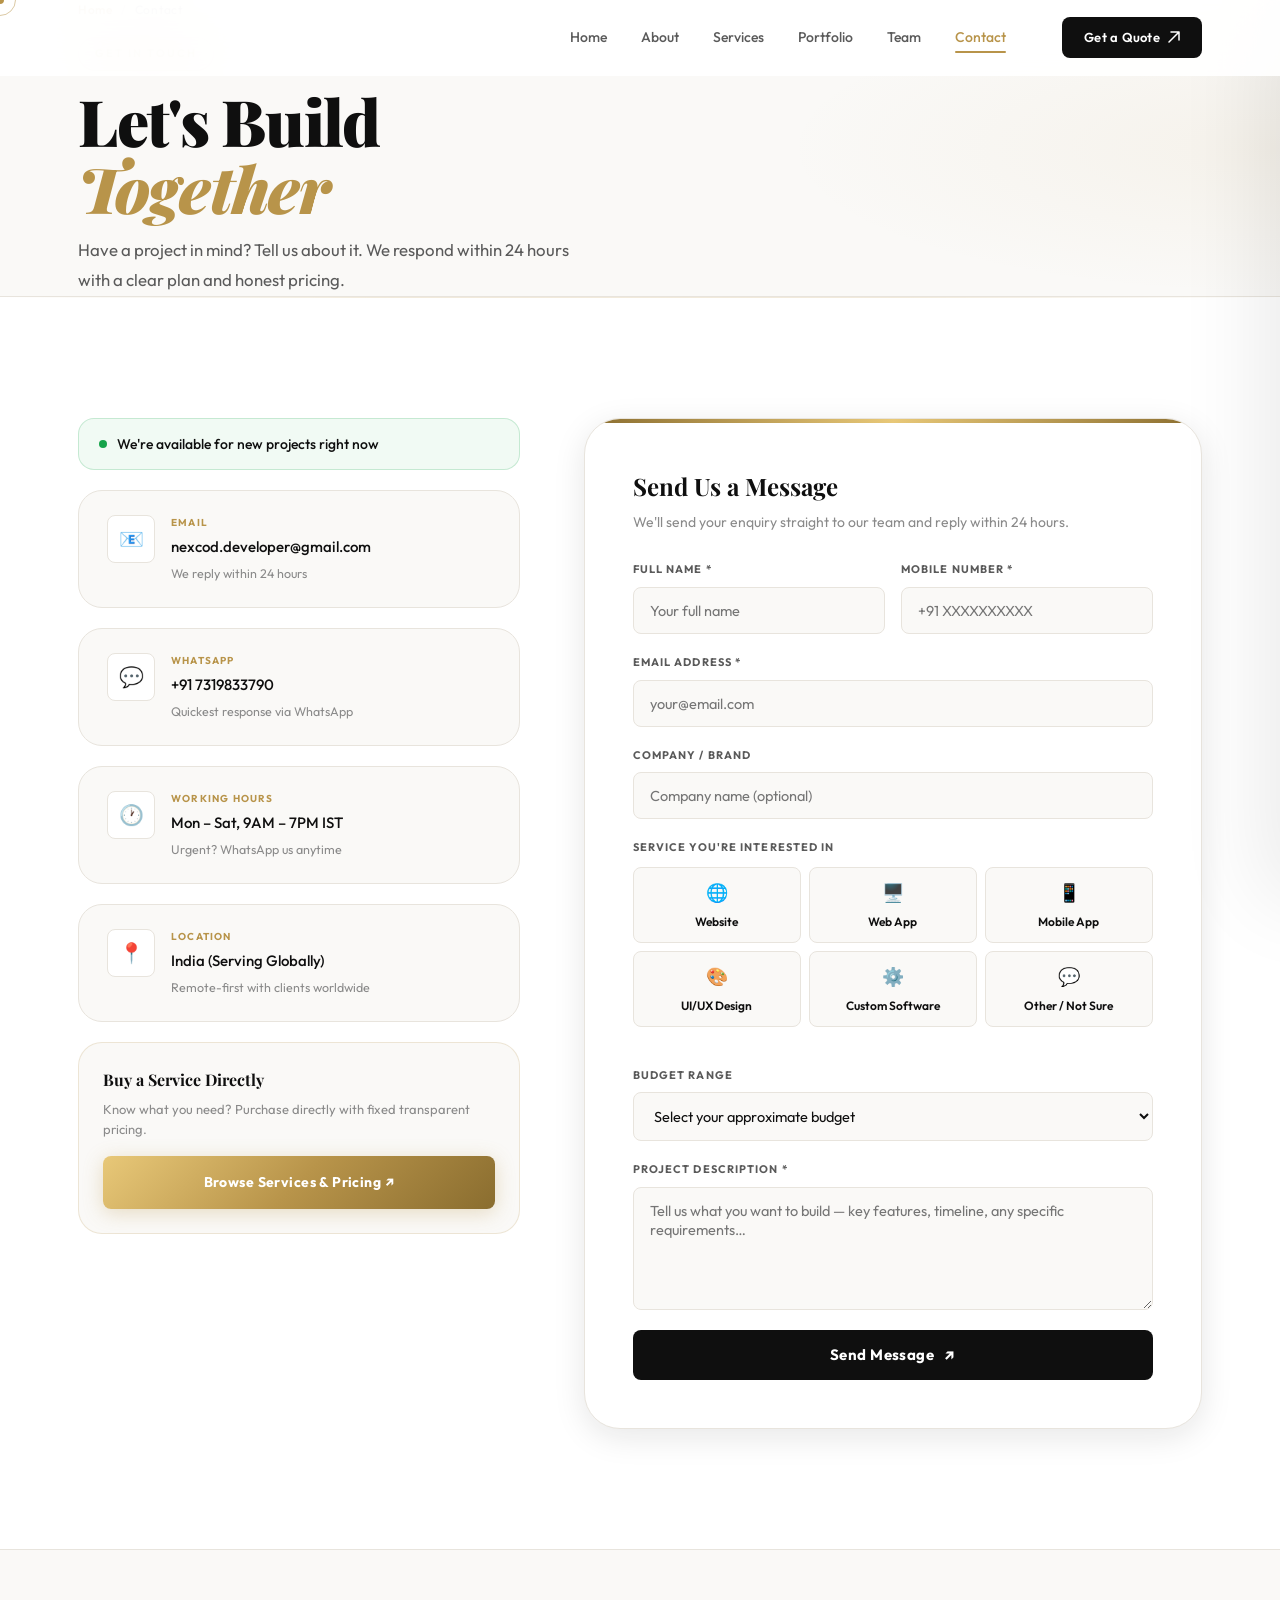
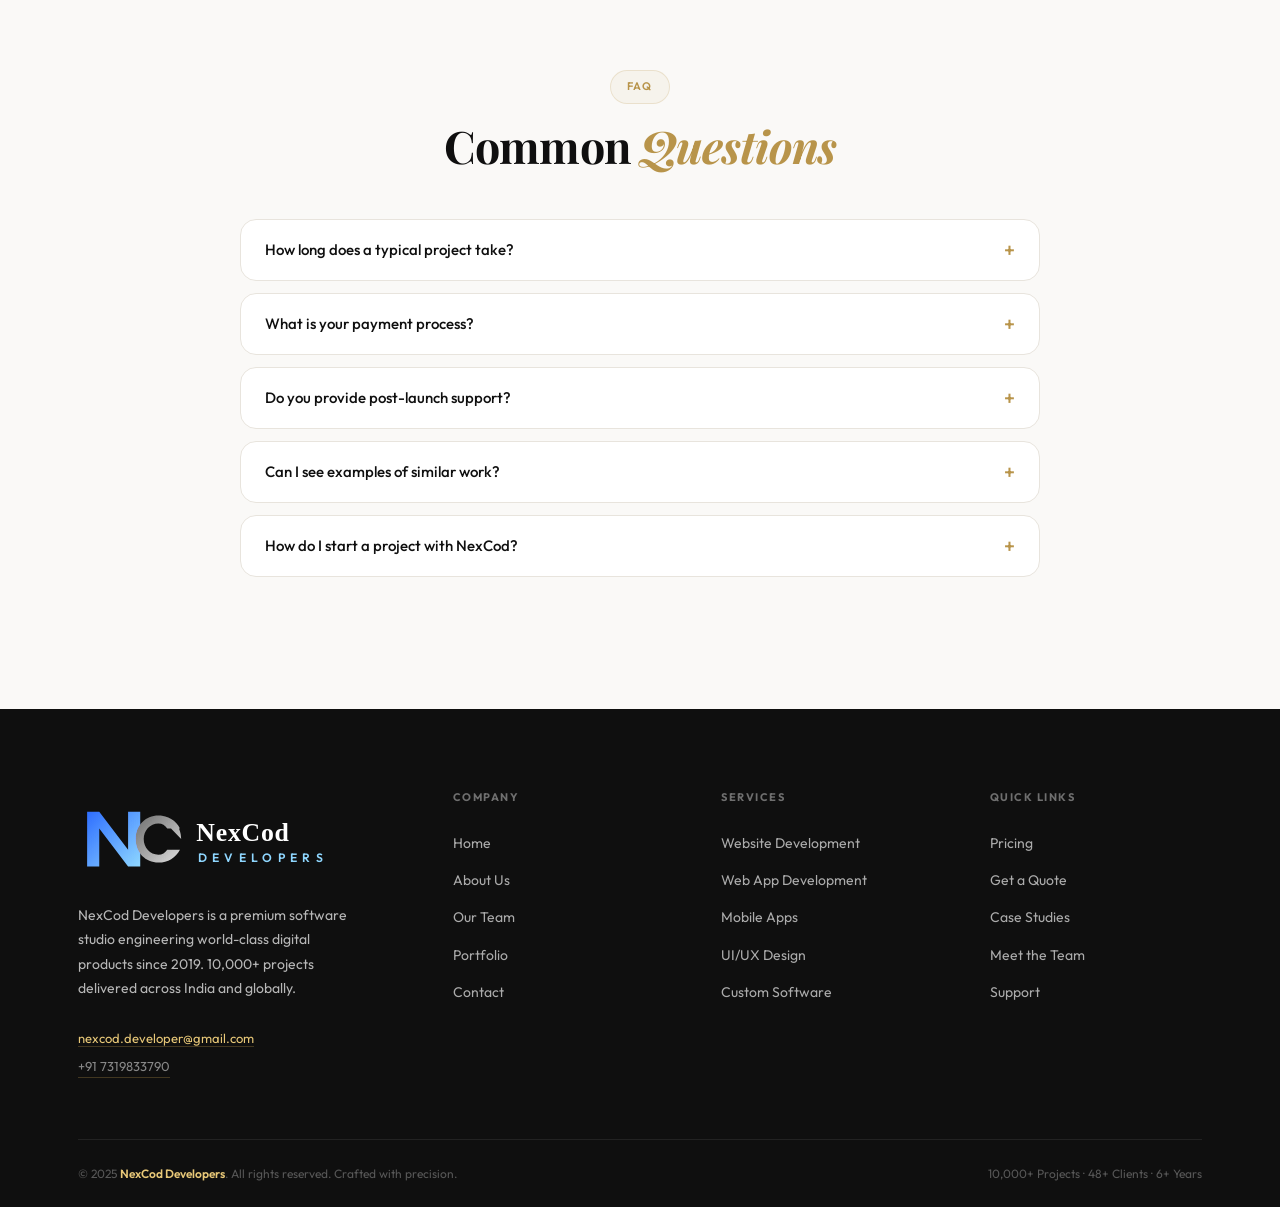
<file: contact.html>
<!DOCTYPE html>
<html lang="en">
<head>
  <meta charset="UTF-8"/>
  <meta name="viewport" content="width=device-width, initial-scale=1.0"/>
  <title>Contact — NexCod Developers</title>
  <link rel="stylesheet" href="shared.css">
  <style>
  .pg-hero { background:var(--cream); padding:calc(var(--nav-h)+80px) 0 80px; border-bottom:1px solid var(--border); position:relative; overflow:hidden; }
  .pg-hero::after { content:''; position:absolute; top:0; right:0; width:500px; height:100%; background:radial-gradient(ellipse at 100% 50%, rgba(184,148,74,0.07) 0%, transparent 70%); pointer-events:none; }

  .contact-layout { display:grid; grid-template-columns:1fr 1.4fr; gap:64px; align-items:start; }

  /* Info panel */
  .ci-panel { display:flex; flex-direction:column; gap:20px; }
  .avail-badge {
    display:flex; align-items:center; gap:10px;
    padding:14px 20px; border-radius:var(--radius-md);
    background:rgba(22,163,74,0.06); border:1px solid rgba(22,163,74,0.2);
    font-size:14px; font-weight:500;
  }
  .av-dot { width:8px; height:8px; border-radius:50%; background:var(--green); animation:avPulse 2s infinite; flex-shrink:0; }
  @keyframes avPulse { 0%,100%{box-shadow:0 0 0 0 rgba(22,163,74,0.5)} 50%{box-shadow:0 0 0 8px rgba(22,163,74,0)} }
  .ci-card { background:var(--cream); border:1px solid var(--border); border-radius:var(--radius-lg); padding:24px 28px; display:flex; gap:16px; align-items:flex-start; transition:border-color var(--tr), transform var(--tr); }
  .ci-card:hover { border-color:var(--gold-bdr); transform:translateX(4px); }
  .ci-ico { width:48px; height:48px; flex-shrink:0; background:var(--white); border:1px solid var(--border); border-radius:var(--radius-sm); display:flex; align-items:center; justify-content:center; font-size:20px; }
  .ci-lbl { font-size:10px; font-weight:700; letter-spacing:0.12em; text-transform:uppercase; color:var(--gold); margin-bottom:4px; }
  .ci-val { font-size:15px; font-weight:500; margin-bottom:4px; }
  .ci-val a { color:var(--ink); transition:color var(--tr-fast); }
  .ci-val a:hover { color:var(--gold); }
  .ci-note { font-size:12.5px; color:var(--ink-soft); }

  /* Form */
  .cform-wrap {
    background:var(--white); border:1px solid var(--border); border-radius:var(--radius-xl);
    padding:48px; box-shadow:var(--shadow-md); position:relative; overflow:hidden;
  }
  .cform-wrap::before { content:''; position:absolute; top:0; left:0; right:0; height:4px; background:linear-gradient(90deg,var(--gold-dark),var(--gold-xlight),var(--gold-dark)); }
  .cform-wrap h3 { font-family:var(--font-serif); font-size:1.5rem; font-weight:700; margin-bottom:6px; }
  .cform-wrap > p { font-size:14px; color:var(--ink-soft); margin-bottom:28px; }

  /* Service selector grid */
  .svc-sel-grid { display:grid; grid-template-columns:repeat(3,1fr); gap:8px; margin-bottom:20px; }
  .ssg {
    padding:11px 8px; text-align:center; border:1.5px solid var(--border);
    border-radius:var(--radius-sm); font-size:12px; font-weight:600;
    cursor:pointer; background:var(--cream);
    transition:border-color var(--tr-fast), background var(--tr-fast), color var(--tr-fast);
  }
  .ssg:hover { border-color:var(--gold-bdr); background:var(--gold-bg); color:var(--gold); }
  .ssg.sel  { border-color:var(--gold); background:var(--gold-bg); color:var(--gold); }
  .ssg em   { display:block; font-style:normal; font-size:18px; margin-bottom:4px; }

  .csubmit {
    width:100%; padding:15px;
    background:var(--ink); color:var(--white);
    font-size:15px; font-weight:700; letter-spacing:0.03em;
    border-radius:var(--radius-sm); border:none; cursor:pointer;
    display:flex; align-items:center; justify-content:center; gap:10px;
    position:relative; overflow:hidden;
    transition:transform var(--tr), box-shadow var(--tr);
  }
  .csubmit::after { content:''; position:absolute; inset:0; background:linear-gradient(135deg,var(--gold),var(--gold-dark)); transform:scaleX(0); transform-origin:right; transition:transform 0.45s var(--ease-out); z-index:0; }
  .csubmit:hover { transform:translateY(-2px); box-shadow:var(--shadow-gold); }
  .csubmit:hover::after { transform:scaleX(1); transform-origin:left; }
  .csubmit span { position:relative; z-index:1; }

  /* FAQ */
  .faq { max-width:800px; margin:0 auto; }
  .faq-item { border:1px solid var(--border); border-radius:var(--radius-md); overflow:hidden; margin-bottom:12px; background:var(--white); }
  .faq-q { padding:18px 24px; display:flex; justify-content:space-between; align-items:center; cursor:pointer; font-size:15px; font-weight:500; transition:color var(--tr-fast); }
  .faq-q:hover { color:var(--gold); }
  .faq-ic { color:var(--gold); font-size:20px; transition:transform var(--tr); flex-shrink:0; line-height:1; }
  .faq-item.open .faq-ic { transform:rotate(45deg); }
  .faq-a { padding:0 24px; font-size:14px; color:var(--ink-soft); line-height:1.75; max-height:0; overflow:hidden; transition:max-height 0.45s var(--ease-out), padding 0.3s; }
  .faq-item.open .faq-a { max-height:200px; padding-bottom:20px; }

  @media (max-width:1024px) { .contact-layout { grid-template-columns:1fr; gap:40px; } }
  @media (max-width:600px)  { .svc-sel-grid { grid-template-columns:repeat(2,1fr); } .cform-wrap { padding:32px 20px; } }
  </style>
</head>
<body>

  <section class="pg-hero">
    <div class="container">
      <div class="breadcrumb"><a href="index.html">Home</a><span class="sep">/</span>Contact</div>
      <div class="tag-label reveal" style="margin-bottom:16px">Get in Touch</div>
      <h1 class="display-title reveal" data-delay="100">Let's Build<br><span class="em">Together</span></h1>
      <p class="body-large reveal" data-delay="200" style="max-width:520px;margin-top:14px">Have a project in mind? Tell us about it. We respond within 24 hours with a clear plan and honest pricing.</p>
    </div>
  </section>
  <div class="divider"></div>

  <section class="section-pad">
    <div class="container">
      <div class="contact-layout">

        <!-- LEFT -->
        <div class="ci-panel">
          <div class="avail-badge reveal"><div class="av-dot"></div>We're available for new projects right now</div>

          <div class="ci-card reveal" data-delay="0">
            <div class="ci-ico">📧</div>
            <div>
              <div class="ci-lbl">Email</div>
              <div class="ci-val"><a href="mailto:nexcod.developer@gmail.com">nexcod.developer@gmail.com</a></div>
              <div class="ci-note">We reply within 24 hours</div>
            </div>
          </div>

          <div class="ci-card reveal" data-delay="100">
            <div class="ci-ico">💬</div>
            <div>
              <div class="ci-lbl">WhatsApp</div>
              <div class="ci-val"><a href="https://wa.me/917319833790" target="_blank">+91 7319833790</a></div>
              <div class="ci-note">Quickest response via WhatsApp</div>
            </div>
          </div>

          <div class="ci-card reveal" data-delay="200">
            <div class="ci-ico">🕐</div>
            <div>
              <div class="ci-lbl">Working Hours</div>
              <div class="ci-val">Mon – Sat, 9AM – 7PM IST</div>
              <div class="ci-note">Urgent? WhatsApp us anytime</div>
            </div>
          </div>

          <div class="ci-card reveal" data-delay="300">
            <div class="ci-ico">📍</div>
            <div>
              <div class="ci-lbl">Location</div>
              <div class="ci-val">India (Serving Globally)</div>
              <div class="ci-note">Remote-first with clients worldwide</div>
            </div>
          </div>

          <div style="background:var(--cream);border:1px solid var(--gold-bdr);border-radius:var(--radius-lg);padding:24px" class="reveal" data-delay="400">
            <h4 style="font-family:var(--font-serif);font-size:1rem;font-weight:700;margin-bottom:6px">Buy a Service Directly</h4>
            <p style="font-size:13px;color:var(--ink-soft);margin-bottom:16px">Know what you need? Purchase directly with fixed transparent pricing.</p>
            <a href="services.html" class="btn-gold" style="width:100%;justify-content:center">Browse Services & Pricing ↗</a>
          </div>
        </div>

        <!-- RIGHT: Form -->
        <div class="cform-wrap reveal-right">
          <h3>Send Us a Message</h3>
          <p>We'll send your enquiry straight to our team and reply within 24 hours.</p>

          <form id="cForm">
            <div class="fg-row">
              <div class="fg"><label>Full Name *</label><input type="text" id="cn" placeholder="Your full name" required></div>
              <div class="fg"><label>Mobile Number *</label><input type="tel" id="cp" placeholder="+91 XXXXXXXXXX" required></div>
            </div>
            <div class="fg"><label>Email Address *</label><input type="email" id="ce" placeholder="your@email.com" required></div>
            <div class="fg"><label>Company / Brand</label><input type="text" id="cc" placeholder="Company name (optional)"></div>

            <div class="fg" style="gap:10px">
              <label>Service You're Interested In</label>
              <div class="svc-sel-grid" id="ssg">
                <div class="ssg" data-s="Website Development"><em>🌐</em>Website</div>
                <div class="ssg" data-s="Web App Development"><em>🖥️</em>Web App</div>
                <div class="ssg" data-s="Mobile App Development"><em>📱</em>Mobile App</div>
                <div class="ssg" data-s="UI/UX Design"><em>🎨</em>UI/UX Design</div>
                <div class="ssg" data-s="Custom Software"><em>⚙️</em>Custom Software</div>
                <div class="ssg" data-s="Other"><em>💬</em>Other / Not Sure</div>
              </div>
              <input type="hidden" id="cs" value="">
            </div>

            <div class="fg">
              <label>Budget Range</label>
              <select id="cb">
                <option value="">Select your approximate budget</option>
                <option>Under ₹25,000</option>
                <option>₹25,000 – ₹75,000</option>
                <option>₹75,000 – ₹2,00,000</option>
                <option>₹2,00,000 – ₹5,00,000</option>
                <option>₹5,00,000+</option>
              </select>
            </div>

            <div class="fg"><label>Project Description *</label><textarea id="cm" rows="5" placeholder="Tell us what you want to build — key features, timeline, any specific requirements…" required></textarea></div>

            <button type="button" class="csubmit" onclick="handleSend()">
              <span id="btnTxt">Send Message</span>
              <span style="font-size:16px">↗</span>
            </button>
          </form>
        </div>
      </div>
    </div>
  </section>

  <!-- FAQ -->
  <section style="background:var(--cream);border-top:1px solid var(--border)" class="section-pad">
    <div class="container">
      <div style="text-align:center;margin-bottom:48px">
        <div class="tag-label reveal" style="margin:0 auto 16px">FAQ</div>
        <h2 class="section-title reveal" data-delay="100" style="text-align:center">Common <span class="em">Questions</span></h2>
      </div>
      <div class="faq reveal" data-delay="200">
        <div class="faq-item"><div class="faq-q">How long does a typical project take? <span class="faq-ic">+</span></div><div class="faq-a">It depends on scope. A basic website: 7–14 days. A full web app: 4–8 weeks. Mobile apps: 6–12 weeks. We provide a detailed timeline in our proposal before work begins.</div></div>
        <div class="faq-item"><div class="faq-q">What is your payment process? <span class="faq-ic">+</span></div><div class="faq-a">We work on milestone-based payments — typically 40% to start, 30% at mid-project, 30% on delivery. All payments via UPI for full transparency and instant confirmation.</div></div>
        <div class="faq-item"><div class="faq-q">Do you provide post-launch support? <span class="faq-ic">+</span></div><div class="faq-a">Yes. Every project includes 30 days free post-launch support for bug fixes. After that, opt into our monthly maintenance retainer starting at ₹7,999/month.</div></div>
        <div class="faq-item"><div class="faq-q">Can I see examples of similar work? <span class="faq-ic">+</span></div><div class="faq-a">Absolutely. Visit our Portfolio page for selected projects. For specific similar work, contact us and we'll share relevant case studies confidentially.</div></div>
        <div class="faq-item"><div class="faq-q">How do I start a project with NexCod? <span class="faq-ic">+</span></div><div class="faq-a">Fill out the contact form or WhatsApp us at +91 7319833790. We'll schedule a free discovery call, understand your requirements, and send a detailed proposal in 24 hours.</div></div>
      </div>
    </div>
  </section>

  <script src="shared-nav.js"></script>
  <script>
    // Service selector
    document.getElementById('ssg').addEventListener('click', e => {
      const item = e.target.closest('.ssg'); if(!item) return;
      document.querySelectorAll('.ssg').forEach(i=>i.classList.remove('sel'));
      item.classList.add('sel');
      document.getElementById('cs').value = item.dataset.s;
    });

    // FAQ accordion
    document.querySelectorAll('.faq-q').forEach(q => {
      q.addEventListener('click', () => {
        const item = q.closest('.faq-item');
        const open = item.classList.contains('open');
        document.querySelectorAll('.faq-item').forEach(i=>i.classList.remove('open'));
        if(!open) item.classList.add('open');
      });
    });

    // Form submit — mailto to nexcod.developer@gmail.com
    function handleSend() {
      const name    = document.getElementById('cn').value.trim();
      const phone   = document.getElementById('cp').value.trim();
      const email   = document.getElementById('ce').value.trim();
      const company = document.getElementById('cc').value.trim() || 'Not provided';
      const service = document.getElementById('cs').value || 'Not specified';
      const budget  = document.getElementById('cb').value || 'Not specified';
      const msg     = document.getElementById('cm').value.trim();

      if(!name||!phone||!email||!msg){ showToast('⚠️ Please fill in all required fields.'); return; }
      if(!/^[\w.+-]+@[\w-]+\.\w+$/.test(email)){ showToast('⚠️ Please enter a valid email address.'); return; }

      const subject = `Project Enquiry from ${name} — NexCod Developers`;
      const body =
        `Hello NexCod Developers,\n\n` +
        `I would like to discuss a project.\n\n` +
        `--- CONTACT DETAILS ---\n` +
        `Name: ${name}\n` +
        `Mobile: ${phone}\n` +
        `Email: ${email}\n` +
        `Company: ${company}\n\n` +
        `--- PROJECT DETAILS ---\n` +
        `Service: ${service}\n` +
        `Budget: ${budget}\n\n` +
        `Description:\n${msg}\n\n` +
        `Looking forward to hearing from you.\n${name}`;

      const btn = document.querySelector('.csubmit');
      document.getElementById('btnTxt').textContent = 'Opening Mail…';
      btn.disabled = true;

      // Open mailto — redirects to email client with nexcod.developer@gmail.com
      window.location.href = `mailto:nexcod.developer@gmail.com?subject=${encodeURIComponent(subject)}&body=${encodeURIComponent(body)}`;

      setTimeout(() => {
        document.getElementById('btnTxt').textContent = 'Send Message';
        btn.disabled = false;
        document.getElementById('cForm').reset();
        document.querySelectorAll('.ssg').forEach(i=>i.classList.remove('sel'));
        showToast('✅ Email client opened! Your message has been prepared.', 'gold');
      }, 2000);
    }
  </script>
</body>
</html>
</file>
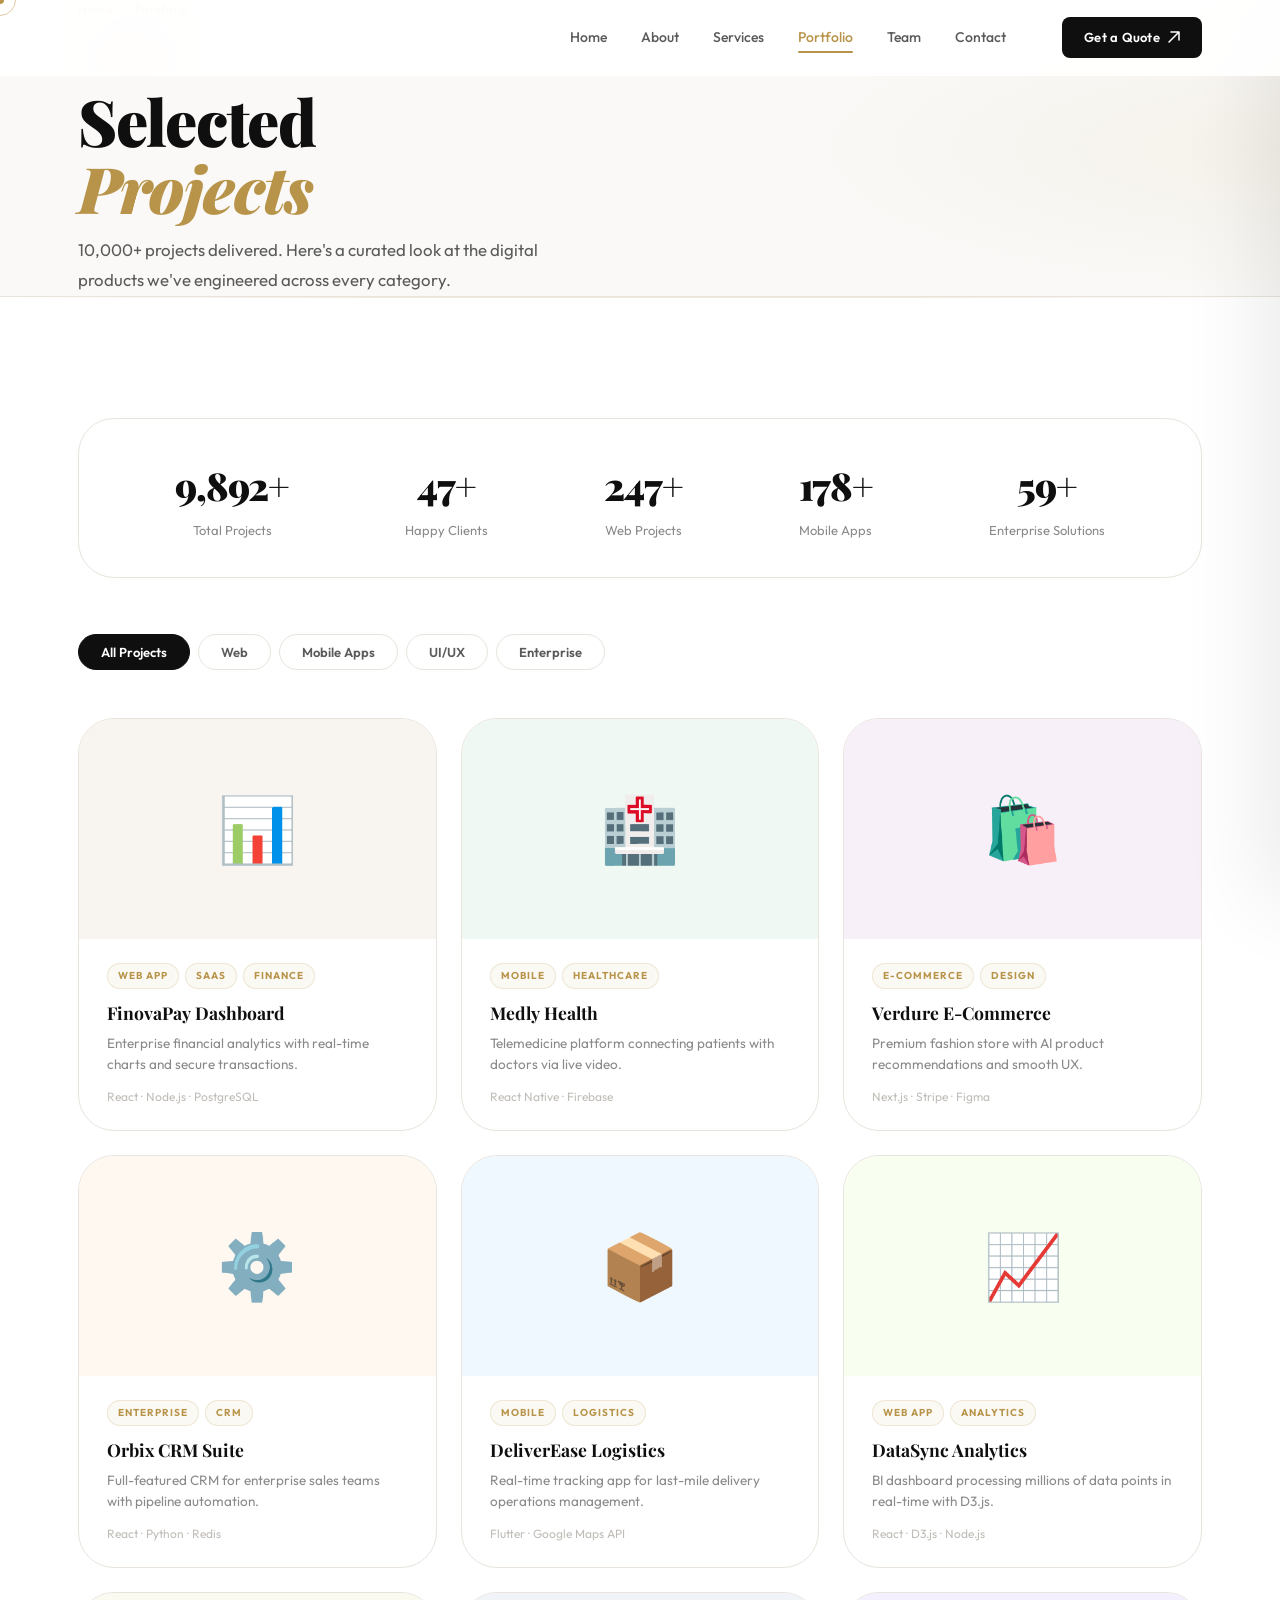
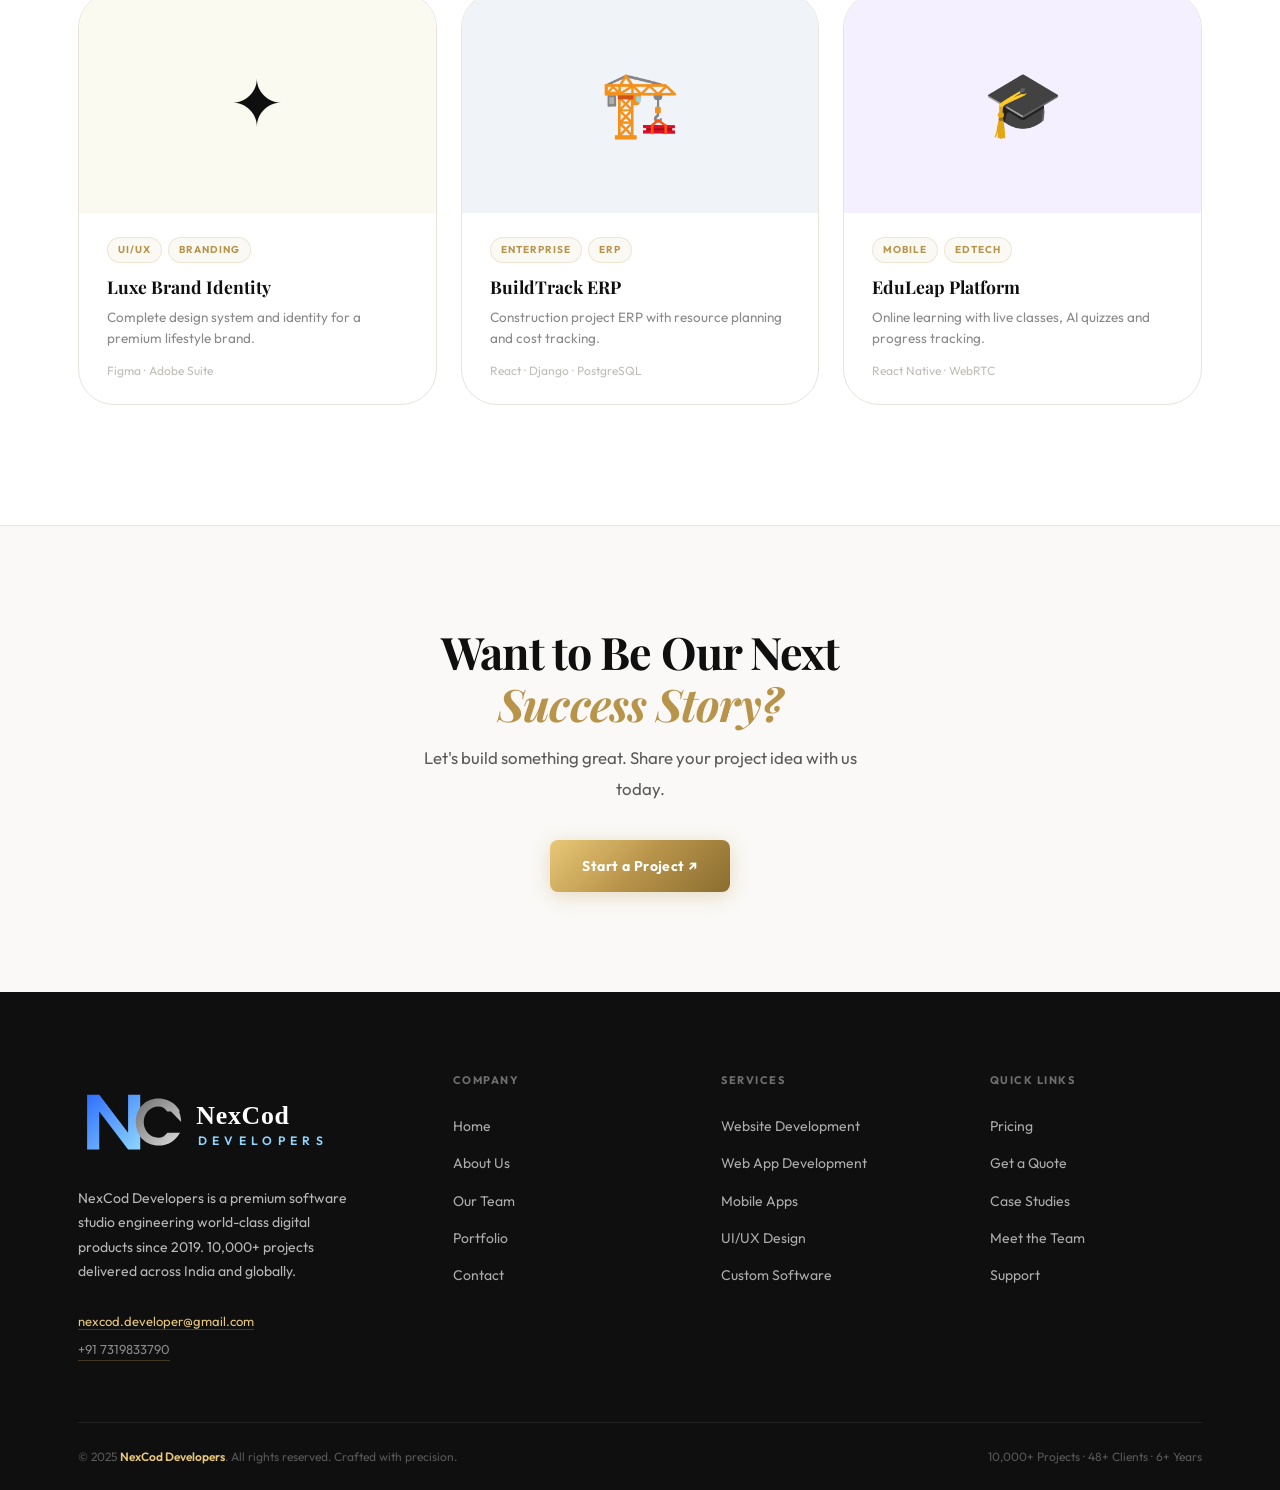
<file: portfolio.html>
<!DOCTYPE html>
<html lang="en">
<head>
  <meta charset="UTF-8"/>
  <meta name="viewport" content="width=device-width, initial-scale=1.0"/>
  <title>Portfolio — NexCod Developers</title>
  <link rel="stylesheet" href="shared.css">
  <style>
  .pg-hero { background:var(--cream); padding:calc(var(--nav-h)+80px) 0 80px; border-bottom:1px solid var(--border); position:relative; overflow:hidden; }
  .pg-hero::after { content:''; position:absolute; top:0; right:0; width:500px; height:100%; background:radial-gradient(ellipse at 100% 50%, rgba(184,148,74,0.07) 0%, transparent 70%); pointer-events:none; }

  /* Stats strip */
  .pstat-strip {
    background:var(--white); border:1px solid var(--border); border-radius:var(--radius-xl);
    padding:36px 48px; display:flex; justify-content:space-around;
    margin-bottom:56px; flex-wrap:wrap; gap:20px;
  }
  .pss { text-align:center; }
  .pss strong { font-family:var(--font-serif); font-size:2.4rem; font-weight:900; color:var(--ink); display:block; letter-spacing:-0.03em; }
  .pss p { font-size:13px; color:var(--ink-soft); margin-top:4px; }

  /* Filter */
  .ftabs { display:flex; gap:8px; flex-wrap:wrap; margin-bottom:48px; }
  .ftab { padding:9px 22px; border-radius:var(--radius-pill); font-size:13px; font-weight:600; border:1.5px solid var(--border); color:var(--ink-mid); background:var(--white); cursor:pointer; transition:all var(--tr-fast); }
  .ftab:hover { border-color:var(--gold); color:var(--gold); }
  .ftab.on { background:var(--ink); border-color:var(--ink); color:var(--white); }

  /* Grid */
  .port-grid { display:grid; grid-template-columns:repeat(3,1fr); gap:24px; }
  .pc {
    background:var(--white); border:1px solid var(--border); border-radius:var(--radius-xl);
    overflow:hidden; cursor:pointer;
    transition:transform var(--tr), border-color var(--tr), box-shadow var(--tr);
  }
  .pc:hover { transform:translateY(-8px); border-color:var(--gold-bdr); box-shadow:var(--shadow-xl); }
  .pc-img {
    width:100%; height:220px; position:relative; overflow:hidden;
    display:flex; align-items:center; justify-content:center;
  }
  .pc-thumb { font-size:4rem; transition:transform 0.5s var(--ease-out); }
  .pc:hover .pc-thumb { transform:scale(1.15) rotate(5deg); }
  .pc-overlay {
    position:absolute; inset:0;
    background:linear-gradient(to top, rgba(15,15,15,0.7) 0%, transparent 60%);
    display:flex; align-items:flex-end; padding:20px;
    opacity:0; transition:opacity var(--tr);
  }
  .pc:hover .pc-overlay { opacity:1; }
  .pc-overlay a { font-size:13px; font-weight:600; color:var(--gold-xlight); }
  .pc-info { padding:24px 28px; }
  .pc-tags { display:flex; gap:6px; margin-bottom:10px; flex-wrap:wrap; }
  .ptag { font-size:10px; font-weight:700; letter-spacing:0.1em; text-transform:uppercase; padding:4px 10px; border-radius:var(--radius-pill); background:var(--gold-bg); border:1px solid var(--gold-bdr); color:var(--gold); }
  .pc-info h3 { font-family:var(--font-serif); font-size:1.1rem; font-weight:700; margin-bottom:6px; }
  .pc-info p  { font-size:13.5px; color:var(--ink-soft); line-height:1.55; }
  .pc-tech { font-size:12px; color:var(--ink-faint); margin-top:12px; }

  @media (max-width:1024px) { .port-grid { grid-template-columns:repeat(2,1fr); } .pstat-strip { padding:24px; } }
  @media (max-width:600px)  { .port-grid { grid-template-columns:1fr; } }
  </style>
</head>
<body>

  <section class="pg-hero">
    <div class="container">
      <div class="breadcrumb"><a href="index.html">Home</a><span class="sep">/</span>Portfolio</div>
      <div class="tag-label reveal" style="margin-bottom:16px">Our Work</div>
      <h1 class="display-title reveal" data-delay="100">Selected<br><span class="em">Projects</span></h1>
      <p class="body-large reveal" data-delay="200" style="max-width:500px;margin-top:14px">10,000+ projects delivered. Here's a curated look at the digital products we've engineered across every category.</p>
    </div>
  </section>
  <div class="divider"></div>

  <section class="section-pad">
    <div class="container">
      <div class="pstat-strip reveal">
        <div class="pss"><strong><span class="counter" data-target="10000">0</span>+</strong><p>Total Projects</p></div>
        <div class="pss"><strong><span class="counter" data-target="48">0</span>+</strong><p>Happy Clients</p></div>
        <div class="pss"><strong><span class="counter" data-target="250">0</span>+</strong><p>Web Projects</p></div>
        <div class="pss"><strong><span class="counter" data-target="180">0</span>+</strong><p>Mobile Apps</p></div>
        <div class="pss"><strong><span class="counter" data-target="60">0</span>+</strong><p>Enterprise Solutions</p></div>
      </div>

      <div class="ftabs" id="ftabs">
        <button class="ftab on" data-f="all">All Projects</button>
        <button class="ftab" data-f="web">Web</button>
        <button class="ftab" data-f="app">Mobile Apps</button>
        <button class="ftab" data-f="design">UI/UX</button>
        <button class="ftab" data-f="enterprise">Enterprise</button>
      </div>

      <div class="port-grid" id="portGrid"></div>
    </div>
  </section>

  <!-- CTA -->
  <section style="background:var(--cream);border-top:1px solid var(--border);padding:100px 0;text-align:center">
    <div class="container">
      <h2 class="section-title reveal" style="text-align:center">Want to Be Our Next<br><span class="em">Success Story?</span></h2>
      <p class="reveal" data-delay="100" style="color:var(--ink-mid);margin:14px auto 36px;max-width:460px;text-align:center;font-size:1.05rem;line-height:1.8">Let's build something great. Share your project idea with us today.</p>
      <a href="contact.html" class="btn-gold reveal" data-delay="200">Start a Project ↗</a>
    </div>
  </section>

  <script src="shared-nav.js"></script>
  <script>
  const PROJECTS = [
    { cat:'web',       emoji:'📊', bg:'#f8f4f0', name:'FinovaPay Dashboard',   desc:'Enterprise financial analytics with real-time charts and secure transactions.', tags:['Web App','SaaS','Finance'],  tech:'React · Node.js · PostgreSQL' },
    { cat:'app',       emoji:'🏥', bg:'#f0f8f4', name:'Medly Health',          desc:'Telemedicine platform connecting patients with doctors via live video.', tags:['Mobile','Healthcare'],      tech:'React Native · Firebase' },
    { cat:'design',    emoji:'🛍️', bg:'#f8f0f8', name:'Verdure E-Commerce',    desc:'Premium fashion store with AI product recommendations and smooth UX.', tags:['E-Commerce','Design'],       tech:'Next.js · Stripe · Figma' },
    { cat:'enterprise',emoji:'⚙️', bg:'#fff8f0', name:'Orbix CRM Suite',       desc:'Full-featured CRM for enterprise sales teams with pipeline automation.', tags:['Enterprise','CRM'],          tech:'React · Python · Redis' },
    { cat:'app',       emoji:'📦', bg:'#f0f8ff', name:'DeliverEase Logistics', desc:'Real-time tracking app for last-mile delivery operations management.', tags:['Mobile','Logistics'],       tech:'Flutter · Google Maps API' },
    { cat:'web',       emoji:'📈', bg:'#f8fff0', name:'DataSync Analytics',    desc:'BI dashboard processing millions of data points in real-time with D3.js.', tags:['Web App','Analytics'],    tech:'React · D3.js · Node.js' },
    { cat:'design',    emoji:'✦',  bg:'#fafaf0', name:'Luxe Brand Identity',   desc:'Complete design system and identity for a premium lifestyle brand.', tags:['UI/UX','Branding'],          tech:'Figma · Adobe Suite' },
    { cat:'enterprise',emoji:'🏗️', bg:'#f0f4f8', name:'BuildTrack ERP',       desc:'Construction project ERP with resource planning and cost tracking.', tags:['Enterprise','ERP'],          tech:'React · Django · PostgreSQL' },
    { cat:'app',       emoji:'🎓', bg:'#f4f0ff', name:'EduLeap Platform',      desc:'Online learning with live classes, AI quizzes and progress tracking.', tags:['Mobile','EdTech'],          tech:'React Native · WebRTC' },
  ];

  const grid = document.getElementById('portGrid');
  function render(f) {
    grid.innerHTML = '';
    (f==='all'?PROJECTS:PROJECTS.filter(p=>p.cat===f)).forEach((p,i) => {
      const el = document.createElement('div');
      el.className = 'pc reveal'; el.dataset.delay = String((i%3)*80);
      el.innerHTML = `
        <div class="pc-img" style="background:${p.bg}">
          <div class="pc-thumb">${p.emoji}</div>
          <div class="pc-overlay"><a href="contact.html">Enquire ↗</a></div>
        </div>
        <div class="pc-info">
          <div class="pc-tags">${p.tags.map(t=>`<span class="ptag">${t}</span>`).join('')}</div>
          <h3>${p.name}</h3>
          <p>${p.desc}</p>
          <div class="pc-tech">${p.tech}</div>
        </div>
      `;
      grid.appendChild(el);
    });
    setTimeout(()=>{
      const obs = new IntersectionObserver(es=>{es.forEach(e=>{if(e.isIntersecting){setTimeout(()=>e.target.classList.add('in'),parseInt(e.target.dataset.delay||0));obs.unobserve(e.target);}});},{threshold:0.06});
      grid.querySelectorAll('.pc.reveal').forEach(el=>obs.observe(el));
    },60);
  }
  document.getElementById('ftabs').addEventListener('click',e=>{
    const b=e.target.closest('.ftab');if(!b)return;
    document.querySelectorAll('.ftab').forEach(t=>t.classList.remove('on'));
    b.classList.add('on'); render(b.dataset.f);
  });
  render('all');
  </script>
</body>
</html>
</file>
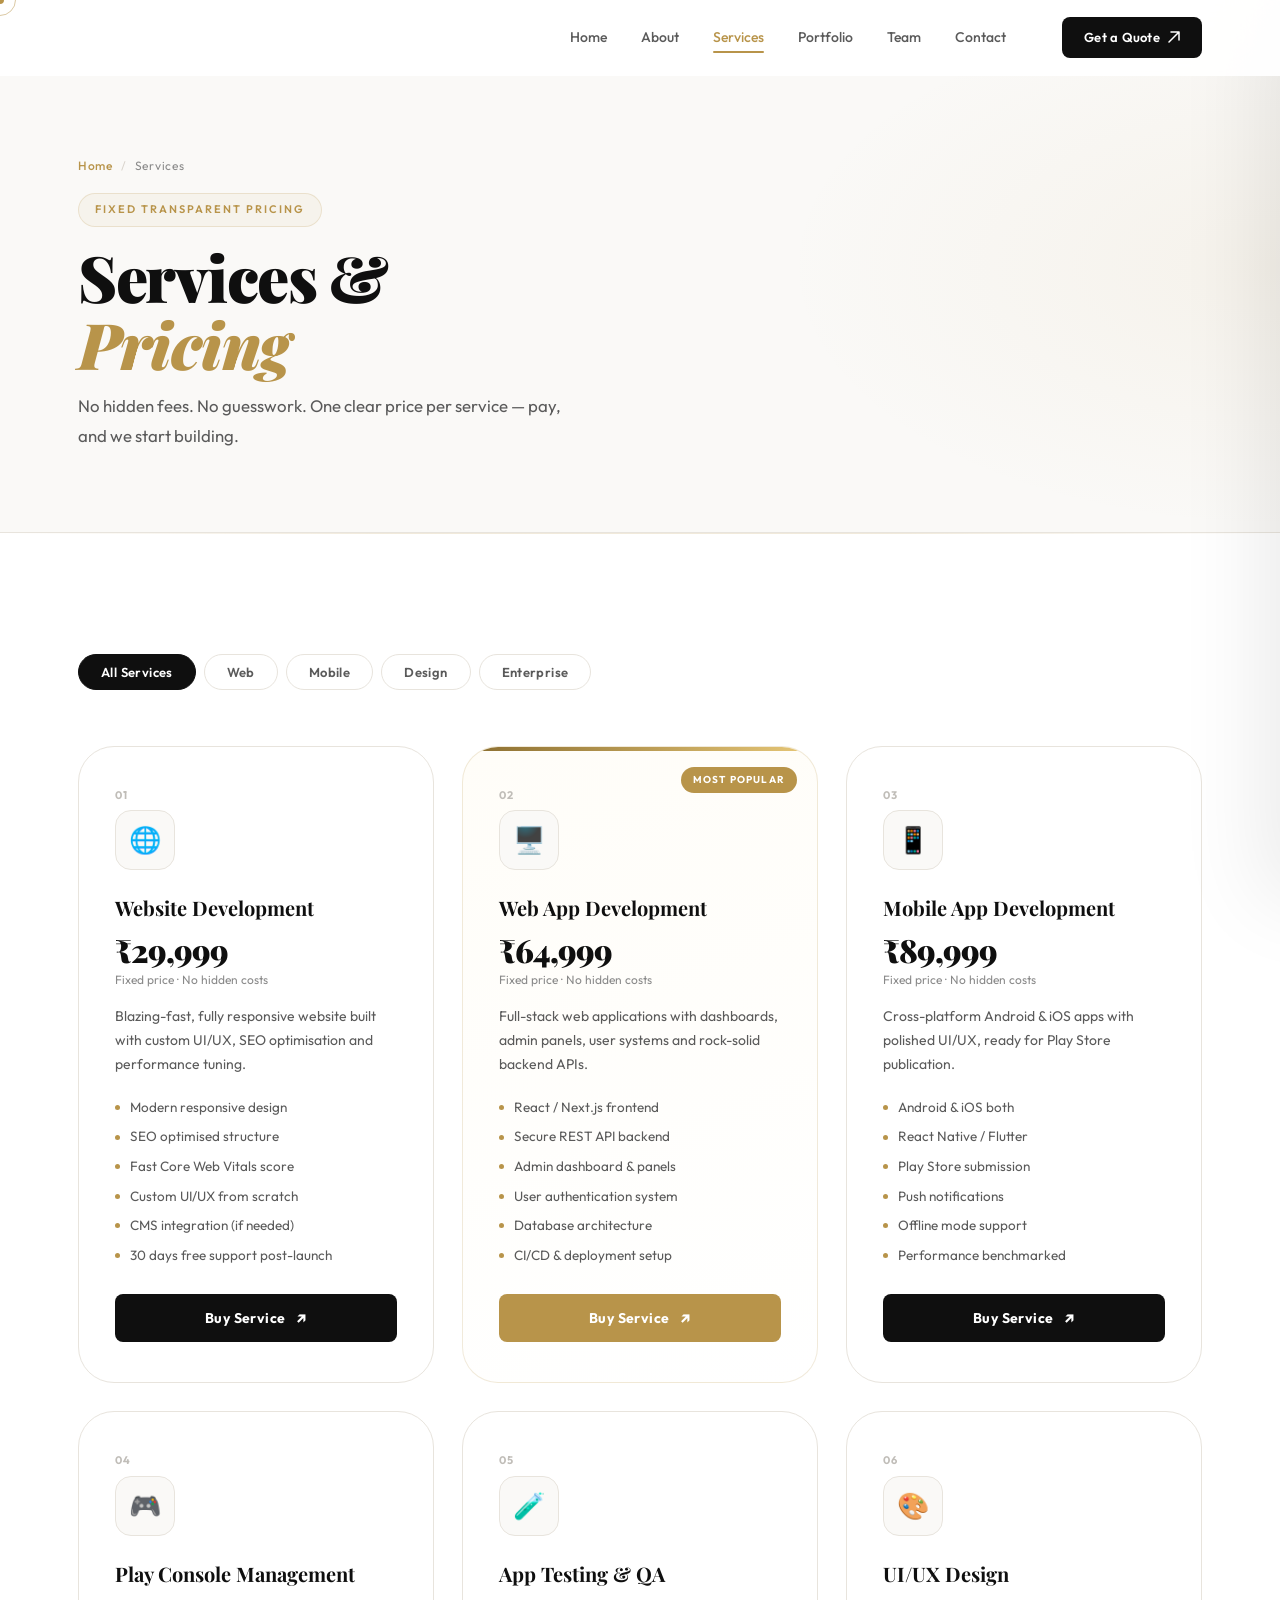
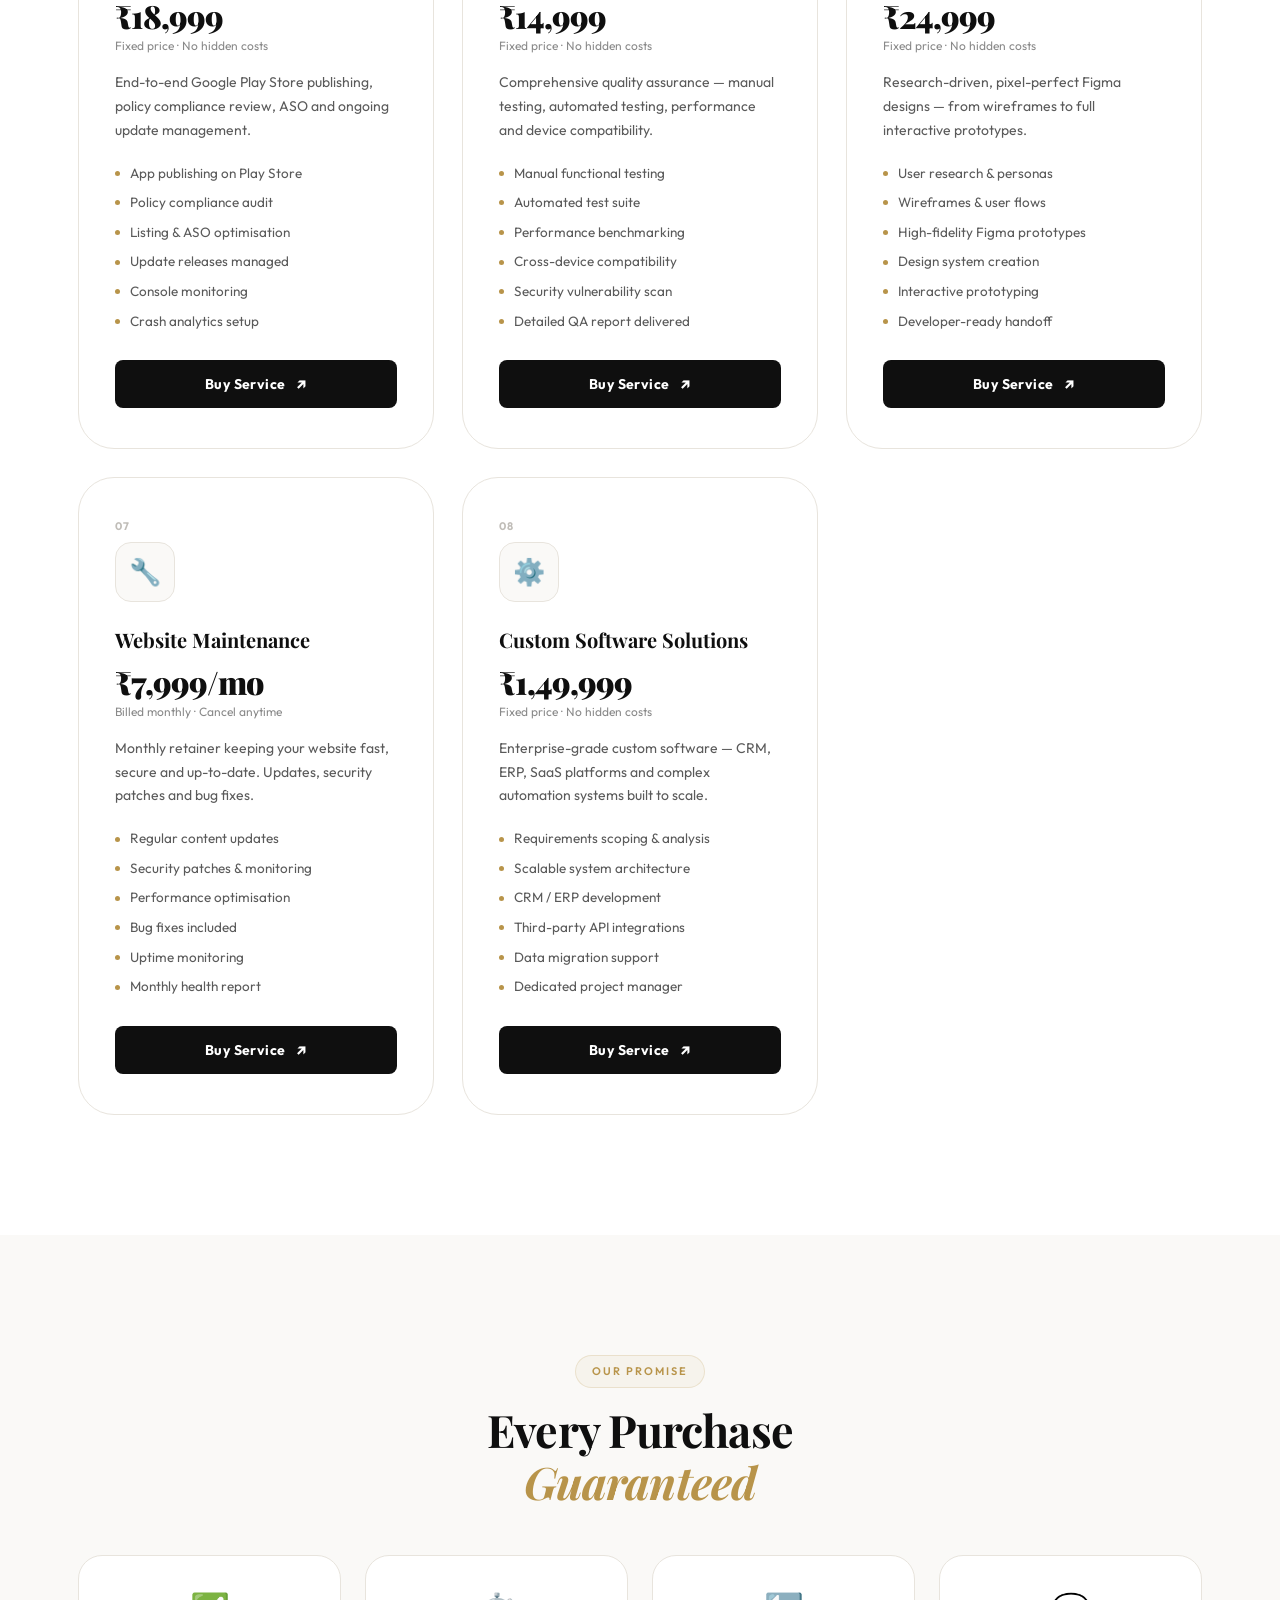
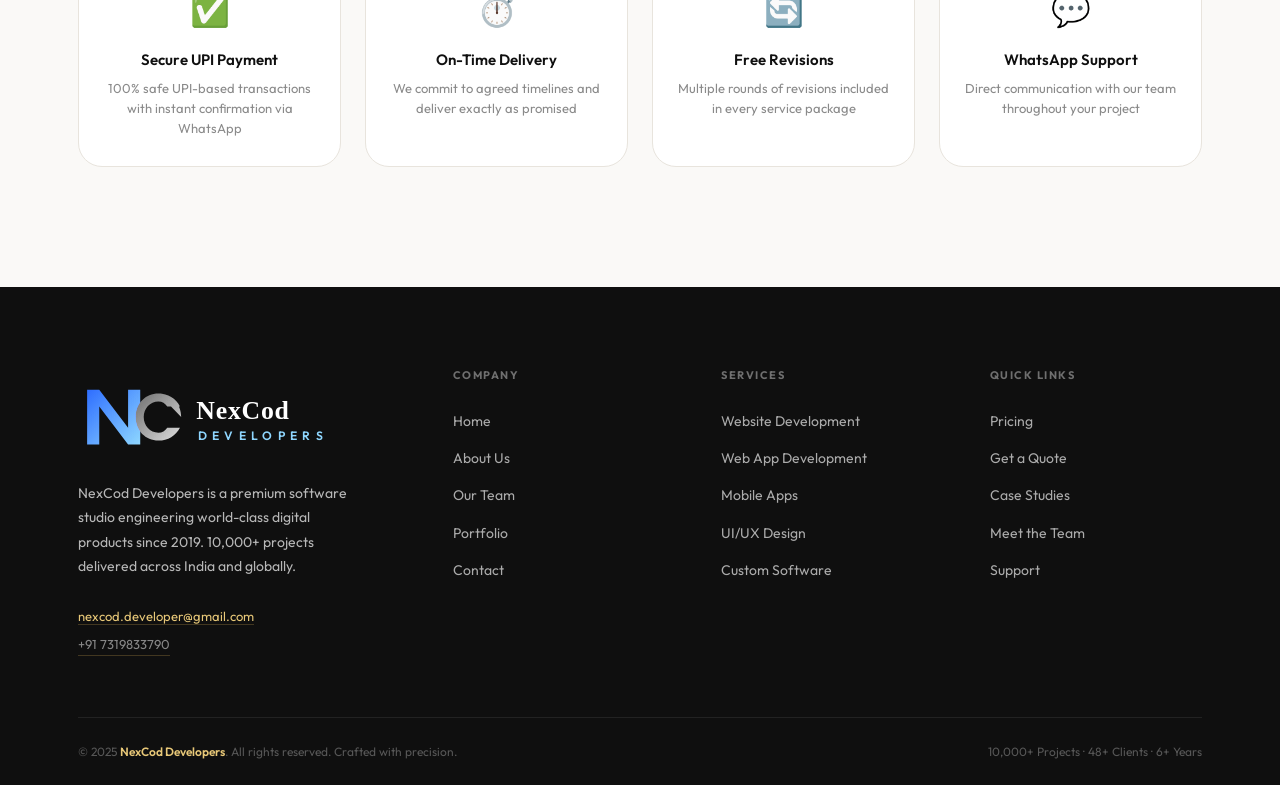
<file: services.html>
<!DOCTYPE html>
<html lang="en">
<head>
  <meta charset="UTF-8"/>
  <meta name="viewport" content="width=device-width, initial-scale=1.0"/>
  <title>Services & Pricing — NexCod Developers</title>
  <link rel="stylesheet" href="shared.css">
  <style>
  .pg-hero { background: var(--cream); padding: calc(var(--nav-h) + 80px) 0 80px; border-bottom: 1px solid var(--border); position: relative; overflow: hidden; }
  .pg-hero::after { content:''; position:absolute; top:0; right:0; width:500px; height:100%; background: radial-gradient(ellipse at 100% 50%, rgba(184,148,74,0.07) 0%, transparent 70%); pointer-events:none; }

  /* ── FILTER TABS ── */
  .ftabs { display:flex; gap:8px; flex-wrap:wrap; margin-bottom:56px; }
  .ftab {
    padding:9px 22px; border-radius:var(--radius-pill);
    font-size:13px; font-weight:600; letter-spacing:0.03em;
    border:1.5px solid var(--border); color:var(--ink-mid);
    background:var(--white); cursor:pointer;
    transition:all var(--tr-fast);
  }
  .ftab:hover { border-color:var(--gold); color:var(--gold); background:var(--gold-bg); }
  .ftab.on { background:var(--ink); border-color:var(--ink); color:var(--white); }

  /* ── SERVICE CARDS ── */
  .svc-grid { display:grid; grid-template-columns:repeat(3,1fr); gap:28px; }

  .svc-card {
    background:var(--white); border:1px solid var(--border);
    border-radius:var(--radius-xl); padding:40px 36px;
    display:flex; flex-direction:column;
    position:relative; overflow:hidden;
    transition:transform var(--tr), border-color var(--tr), box-shadow var(--tr);
  }
  .svc-card::before {
    content:''; position:absolute; top:0; left:0; right:0; height:4px;
    background:linear-gradient(90deg, var(--gold-dark), var(--gold-xlight));
    transform:scaleX(0); transform-origin:left;
    transition:transform 0.5s var(--ease-out);
  }
  .svc-card:hover { transform:translateY(-10px); border-color:var(--gold-bdr); box-shadow:var(--shadow-xl); }
  .svc-card:hover::before { transform:scaleX(1); }
  .svc-card.popular {
    border-color:var(--gold-bdr);
    background:linear-gradient(160deg, #fffdf8 0%, var(--white) 100%);
  }
  .svc-card.popular::before { transform:scaleX(1); }

  .popular-tag {
    position:absolute; top:20px; right:20px;
    font-size:10px; font-weight:700; letter-spacing:0.12em; text-transform:uppercase;
    padding:5px 12px; background:var(--gold); color:var(--white);
    border-radius:var(--radius-pill);
  }

  .svc-icon {
    width:60px; height:60px; border-radius:var(--radius-md);
    background:var(--cream); border:1px solid var(--border);
    display:flex; align-items:center; justify-content:center;
    font-size:26px; margin-bottom:22px;
    transition:background var(--tr), border-color var(--tr), transform var(--tr);
  }
  .svc-card:hover .svc-icon { background:var(--gold-bg); border-color:var(--gold-bdr); transform:scale(1.08) rotate(-3deg); }

  .svc-num { font-size:11px; font-weight:700; letter-spacing:0.12em; color:var(--ink-faint); margin-bottom:6px; }
  .svc-card h3 { font-family:var(--font-serif); font-size:1.25rem; font-weight:700; margin-bottom:10px; }

  .svc-price-box { margin-bottom:16px; }
  .svc-amount {
    font-family:var(--font-serif);
    font-size:2rem; font-weight:900; color:var(--ink);
    letter-spacing:-0.03em; display:block; line-height:1;
  }
  .svc-price-note { font-size:12px; color:var(--ink-soft); margin-top:4px; }

  .svc-desc { font-size:14px; color:var(--ink-mid); line-height:1.7; margin-bottom:20px; }
  .svc-features { display:flex; flex-direction:column; gap:8px; margin-bottom:28px; flex:1; }
  .sf {
    display:flex; align-items:center; gap:10px;
    font-size:13.5px; color:var(--ink-mid);
  }
  .sf::before { content:''; width:5px; height:5px; border-radius:50%; background:var(--gold); flex-shrink:0; }

  .buy-btn {
    width:100%; padding:14px;
    background:var(--ink); color:var(--white);
    font-size:14px; font-weight:700; letter-spacing:0.03em;
    border-radius:var(--radius-sm); border:none; cursor:pointer;
    display:flex; align-items:center; justify-content:center; gap:10px;
    position:relative; overflow:hidden;
    transition:transform var(--tr), box-shadow var(--tr), color var(--tr-fast);
  }
  .buy-btn::after {
    content:''; position:absolute; inset:0;
    background:linear-gradient(135deg, var(--gold), var(--gold-dark));
    transform:scaleX(0); transform-origin:right;
    transition:transform 0.4s var(--ease-out);
    z-index:0;
  }
  .buy-btn span { position:relative; z-index:1; }
  .buy-btn:hover { transform:translateY(-2px); box-shadow:var(--shadow-gold); }
  .buy-btn:hover::after { transform:scaleX(1); transform-origin:left; }
  .svc-card.popular .buy-btn { background:var(--gold); }
  .svc-card.popular .buy-btn:hover { background:var(--gold); }

  /* ── GUARANTEE ── */
  .guarantee { background:var(--cream); }
  .g-grid { display:grid; grid-template-columns:repeat(4,1fr); gap:24px; margin-top:48px; }
  .g-card { background:var(--white); border:1px solid var(--border); border-radius:var(--radius-lg); padding:28px 24px; text-align:center; transition:border-color var(--tr),transform var(--tr); }
  .g-card:hover { border-color:var(--gold-bdr); transform:translateY(-4px); }
  .g-icon { font-size:2rem; margin-bottom:12px; }
  .g-card h4 { font-size:15px; font-weight:600; margin-bottom:6px; }
  .g-card p  { font-size:13px; color:var(--ink-soft); line-height:1.55; }

  @media (max-width:1024px) { .svc-grid { grid-template-columns:repeat(2,1fr); } .g-grid { grid-template-columns:repeat(2,1fr); } }
  @media (max-width:600px)  { .svc-grid { grid-template-columns:1fr; } .g-grid { grid-template-columns:1fr; } }
  </style>
</head>
<body>

  <!-- PAGE HERO -->
  <section class="pg-hero">
    <div class="container">
      <div class="breadcrumb"><a href="index.html">Home</a><span class="sep">/</span>Services</div>
      <div class="tag-label reveal" style="margin-bottom:16px">Fixed Transparent Pricing</div>
      <h1 class="display-title reveal" data-delay="100">Services &<br><span class="em">Pricing</span></h1>
      <p class="body-large reveal" data-delay="200" style="max-width:500px;margin-top:14px">No hidden fees. No guesswork. One clear price per service — pay, and we start building.</p>
    </div>
  </section>
  <div class="divider"></div>

  <!-- SERVICES -->
  <section class="section-pad">
    <div class="container">
      <div class="ftabs" id="ftabs">
        <button class="ftab on" data-f="all">All Services</button>
        <button class="ftab" data-f="web">Web</button>
        <button class="ftab" data-f="mobile">Mobile</button>
        <button class="ftab" data-f="design">Design</button>
        <button class="ftab" data-f="enterprise">Enterprise</button>
      </div>
      <div class="svc-grid" id="svcGrid"></div>
    </div>
  </section>

  <!-- GUARANTEE -->
  <section class="guarantee section-pad">
    <div class="container">
      <div style="text-align:center">
        <div class="tag-label reveal" style="margin:0 auto 16px">Our Promise</div>
        <h2 class="section-title reveal" data-delay="100" style="text-align:center">Every Purchase<br><span class="em">Guaranteed</span></h2>
      </div>
      <div class="g-grid">
        <div class="g-card reveal" data-delay="0"><div class="g-icon">✅</div><h4>Secure UPI Payment</h4><p>100% safe UPI-based transactions with instant confirmation via WhatsApp</p></div>
        <div class="g-card reveal" data-delay="100"><div class="g-icon">⏱️</div><h4>On-Time Delivery</h4><p>We commit to agreed timelines and deliver exactly as promised</p></div>
        <div class="g-card reveal" data-delay="200"><div class="g-icon">🔄</div><h4>Free Revisions</h4><p>Multiple rounds of revisions included in every service package</p></div>
        <div class="g-card reveal" data-delay="300"><div class="g-icon">💬</div><h4>WhatsApp Support</h4><p>Direct communication with our team throughout your project</p></div>
      </div>
    </div>
  </section>

  <!-- PAYMENT MODAL -->
  <div class="modal-bd" id="payModal">
    <div class="modal-box">
      <div class="modal-top-bar"></div>
      <button class="modal-close" id="mClose">×</button>

      <div class="steps">
        <div class="step-dot active" id="sd1">1</div>
        <div class="step-line" id="sl1"></div>
        <div class="step-dot" id="sd2">2</div>
        <div class="step-line" id="sl2"></div>
        <div class="step-dot" id="sd3">✓</div>
      </div>

      <!-- STEP 1 -->
      <div class="modal-step active" id="ms1">
        <h3 class="modal-h">Purchase Service</h3>
        <p class="modal-sub" id="mSub">Fill in your details to proceed</p>
        <div class="amount-pill">
          <div class="label">Amount to Pay</div>
          <div class="value" id="mAmt">—</div>
          <div class="service-tag" id="mSvcTag">—</div>
        </div>
        <div class="fg-row">
          <div class="fg"><label>Full Name *</label><input id="fName" type="text" placeholder="Your full name" required></div>
          <div class="fg"><label>Mobile Number *</label><input id="fPhone" type="tel" placeholder="+91 XXXXXXXXXX" required></div>
        </div>
        <div class="fg"><label>Email Address *</label><input id="fEmail" type="email" placeholder="your@email.com" required></div>
        <div class="fg"><label>Service Selected</label><input id="fSvc" type="text" readonly style="opacity:.6;cursor:default"></div>
        <div class="fg"><label>Additional Requirements</label><textarea id="fReqs" placeholder="Describe your project needs, special features, expected timeline…"></textarea></div>
        <button class="btn-gold" style="width:100%;justify-content:center;border:none;font-size:15px;padding:15px" onclick="goStep2()">Continue to Payment →</button>
      </div>

      <!-- STEP 2 -->
      <div class="modal-step" id="ms2">
        <h3 class="modal-h">Complete Payment</h3>
        <p class="modal-sub">Send the exact amount via UPI, then enter your UTR number</p>
        <div class="amount-pill">
          <div class="label">Pay Exactly</div>
          <div class="value" id="mAmt2">—</div>
          <div class="service-tag" id="mSvcTag2">—</div>
        </div>
        <div class="upi-card">
          <div style="font-size:12px;font-weight:600;letter-spacing:0.1em;text-transform:uppercase;color:var(--ink-soft)">UPI ID</div>
          <div class="upi-id-text">krishxav-okaxis</div>
          <div class="upi-note">Open GPay · PhonePe · Paytm or any UPI app and pay</div>
          <button class="copy-upi" onclick="copyUPI()">📋 Copy UPI ID</button>
        </div>
        <div class="upi-steps-list">
          <div class="upi-step-item"><div class="upi-step-num">1</div><div>Open your preferred UPI app (Google Pay, PhonePe, Paytm, etc.)</div></div>
          <div class="upi-step-item"><div class="upi-step-num">2</div><div>Pay <strong id="payAmt" style="color:var(--gold)">—</strong> to UPI ID: <strong style="color:var(--gold)">krishxav-okaxis</strong></div></div>
          <div class="upi-step-item"><div class="upi-step-num">3</div><div>Note the UTR / Transaction Reference Number from your UPI app</div></div>
          <div class="upi-step-item"><div class="upi-step-num">4</div><div>Enter the UTR below and click Confirm to complete your order</div></div>
        </div>
        <div class="fg"><label>UTR / Transaction Reference Number *</label><input id="fUTR" type="text" placeholder="12-digit UTR number (e.g. 506312849021)" maxlength="20"></div>
        <button class="btn-gold" style="width:100%;justify-content:center;border:none;font-size:15px;padding:15px" onclick="submitUTR()">Confirm Payment & Proceed →</button>
        <p style="font-size:12px;color:var(--ink-soft);text-align:center;margin-top:12px">You'll be redirected to WhatsApp for order confirmation</p>
      </div>

      <!-- STEP 3 -->
      <div class="modal-step" id="ms3">
        <div class="success-wrap">
          <div class="success-icon">🎉</div>
          <h3 class="modal-h">Order Confirmed!</h3>
          <p style="color:var(--ink-mid);font-size:14.5px;margin:12px 0 24px;line-height:1.7">Your payment has been submitted. We're verifying it and will contact you shortly via WhatsApp to get started.</p>
          <div class="confirm-table">
            <div class="ct-row"><span class="k">Service</span><span class="v" id="cSvc">—</span></div>
            <div class="ct-row"><span class="k">Amount Paid</span><span class="v" id="cAmt" style="color:var(--gold)">—</span></div>
            <div class="ct-row"><span class="k">UTR Number</span><span class="v" id="cUTR">—</span></div>
          </div>
          <button class="btn-gold" style="width:100%;justify-content:center;border:none;font-size:15px;padding:15px" id="waBtn">Open WhatsApp →</button>
          <p style="font-size:12px;color:var(--ink-soft);margin-top:10px">WhatsApp opens automatically in a moment…</p>
        </div>
      </div>
    </div>
  </div>

  <script src="shared-nav.js"></script>
  <script>
  const SERVICES = [
    { id:'web',        cat:'web',        icon:'🌐', num:'01', name:'Website Development',         amount:'₹29,999',  popular:false, desc:'Blazing-fast, fully responsive website built with custom UI/UX, SEO optimisation and performance tuning.', features:['Modern responsive design','SEO optimised structure','Fast Core Web Vitals score','Custom UI/UX from scratch','CMS integration (if needed)','30 days free support post-launch'] },
    { id:'webapp',     cat:'web',        icon:'🖥️', num:'02', name:'Web App Development',          amount:'₹64,999',  popular:true,  desc:'Full-stack web applications with dashboards, admin panels, user systems and rock-solid backend APIs.', features:['React / Next.js frontend','Secure REST API backend','Admin dashboard & panels','User authentication system','Database architecture','CI/CD & deployment setup'] },
    { id:'mobile',     cat:'mobile',     icon:'📱', num:'03', name:'Mobile App Development',       amount:'₹89,999',  popular:false, desc:'Cross-platform Android & iOS apps with polished UI/UX, ready for Play Store publication.', features:['Android & iOS both','React Native / Flutter','Play Store submission','Push notifications','Offline mode support','Performance benchmarked'] },
    { id:'playconsole',cat:'mobile',     icon:'🎮', num:'04', name:'Play Console Management',      amount:'₹18,999',  popular:false, desc:'End-to-end Google Play Store publishing, policy compliance review, ASO and ongoing update management.', features:['App publishing on Play Store','Policy compliance audit','Listing & ASO optimisation','Update releases managed','Console monitoring','Crash analytics setup'] },
    { id:'qa',         cat:'web',        icon:'🧪', num:'05', name:'App Testing & QA',             amount:'₹14,999',  popular:false, desc:'Comprehensive quality assurance — manual testing, automated testing, performance and device compatibility.', features:['Manual functional testing','Automated test suite','Performance benchmarking','Cross-device compatibility','Security vulnerability scan','Detailed QA report delivered'] },
    { id:'uiux',       cat:'design',     icon:'🎨', num:'06', name:'UI/UX Design',                 amount:'₹24,999',  popular:false, desc:'Research-driven, pixel-perfect Figma designs — from wireframes to full interactive prototypes.', features:['User research & personas','Wireframes & user flows','High-fidelity Figma prototypes','Design system creation','Interactive prototyping','Developer-ready handoff'] },
    { id:'maintenance',cat:'web',        icon:'🔧', num:'07', name:'Website Maintenance',          amount:'₹7,999/mo', popular:false, desc:'Monthly retainer keeping your website fast, secure and up-to-date. Updates, security patches and bug fixes.', features:['Regular content updates','Security patches & monitoring','Performance optimisation','Bug fixes included','Uptime monitoring','Monthly health report'] },
    { id:'custom',     cat:'enterprise', icon:'⚙️', num:'08', name:'Custom Software Solutions',    amount:'₹1,49,999', popular:false, desc:'Enterprise-grade custom software — CRM, ERP, SaaS platforms and complex automation systems built to scale.', features:['Requirements scoping & analysis','Scalable system architecture','CRM / ERP development','Third-party API integrations','Data migration support','Dedicated project manager'] },
  ];

  let active = 'all';
  const grid = document.getElementById('svcGrid');

  function render(filter) {
    grid.innerHTML = '';
    const list = filter === 'all' ? SERVICES : SERVICES.filter(s => s.cat === filter);
    list.forEach((s, i) => {
      const el = document.createElement('div');
      el.className = `svc-card reveal${s.popular?' popular':''}`;
      el.dataset.delay = String((i % 3) * 90);
      el.innerHTML = `
        ${s.popular ? '<div class="popular-tag">Most Popular</div>' : ''}
        <div class="svc-num">${s.num}</div>
        <div class="svc-icon">${s.icon}</div>
        <h3>${s.name}</h3>
        <div class="svc-price-box">
          <span class="svc-amount">${s.amount}</span>
          <div class="svc-price-note">${s.id==='maintenance'?'Billed monthly · Cancel anytime':'Fixed price · No hidden costs'}</div>
        </div>
        <p class="svc-desc">${s.desc}</p>
        <div class="svc-features">${s.features.map(f=>`<div class="sf">${f}</div>`).join('')}</div>
        <button class="buy-btn" onclick="openModal('${s.id}')"><span>Buy Service</span><span style="font-size:16px">↗</span></button>
      `;
      grid.appendChild(el);
    });
    // Re-trigger reveal
    setTimeout(() => {
      const obs = new IntersectionObserver(entries => {
        entries.forEach(e => { if (e.isIntersecting) { setTimeout(() => e.target.classList.add('in'), parseInt(e.target.dataset.delay||0)); obs.unobserve(e.target); } });
      }, { threshold: 0.06, rootMargin:'0px 0px -20px 0px' });
      grid.querySelectorAll('.svc-card.reveal').forEach(el => obs.observe(el));
    }, 60);
  }

  document.getElementById('ftabs').addEventListener('click', e => {
    const b = e.target.closest('.ftab'); if(!b) return;
    document.querySelectorAll('.ftab').forEach(t => t.classList.remove('on'));
    b.classList.add('on'); active = b.dataset.f; render(active);
  });

  render('all');

  /* ── MODAL ── */
  let cur = null;
  const modal = document.getElementById('payModal');

  function setStep(n) {
    ['ms1','ms2','ms3'].forEach((id,i) => {
      const el = document.getElementById(id);
      el.classList.toggle('active', i+1 === n);
    });
    for(let i=1;i<=3;i++){
      const d = document.getElementById('sd'+i);
      d.classList.remove('active','done');
      if(i<n){d.classList.add('done'); d.textContent='✓';}
      else if(i===n){d.classList.add('active'); d.textContent=i;}
      else d.textContent=i;
    }
    for(let i=1;i<=2;i++) document.getElementById('sl'+i).classList.toggle('done', i<n);
  }

  function openModal(id) {
    cur = SERVICES.find(s => s.id === id);
    if(!cur) return;
    document.getElementById('mAmt').textContent   = cur.amount;
    document.getElementById('mAmt2').textContent  = cur.amount;
    document.getElementById('mSvcTag').textContent  = cur.name;
    document.getElementById('mSvcTag2').textContent = cur.name;
    document.getElementById('fSvc').value = cur.name;
    document.getElementById('payAmt').textContent = cur.amount;
    document.getElementById('mSub').textContent = `Service: ${cur.name}`;
    setStep(1);
    modal.classList.add('open');
    document.body.style.overflow = 'hidden';
  }

  function closeModal() { modal.classList.remove('open'); document.body.style.overflow = ''; }
  document.getElementById('mClose').addEventListener('click', closeModal);
  modal.addEventListener('click', e => { if(e.target===modal) closeModal(); });
  document.addEventListener('keydown', e => { if(e.key==='Escape') closeModal(); });

  function goStep2() {
    const name=document.getElementById('fName').value.trim();
    const phone=document.getElementById('fPhone').value.trim();
    const email=document.getElementById('fEmail').value.trim();
    if(!name||!phone||!email){ showToast('⚠️ Please fill in all required fields'); return; }
    if(!/^[\w.+-]+@[\w-]+\.\w+$/.test(email)){ showToast('⚠️ Please enter a valid email'); return; }
    setStep(2);
  }

  function copyUPI() {
    navigator.clipboard.writeText('krishxav-okaxis')
      .then(()=>showToast('✅ UPI ID copied!','gold'))
      .catch(()=>showToast('📋 UPI: krishxav-okaxis','gold'));
  }

  function submitUTR() {
    const utr = document.getElementById('fUTR').value.trim();
    if(!utr||utr.length<6){ showToast('⚠️ Please enter a valid UTR number'); return; }
    const name  = document.getElementById('fName').value.trim();
    const phone = document.getElementById('fPhone').value.trim();
    const email = document.getElementById('fEmail').value.trim();
    const reqs  = document.getElementById('fReqs').value.trim() || 'Not specified';

    document.getElementById('cSvc').textContent = cur.name;
    document.getElementById('cAmt').textContent = cur.amount;
    document.getElementById('cUTR').textContent = utr;

    const msg = `Hello NexCod Developers, I have purchased a service.\n\n`+
      `Name: ${name}\nMobile: ${phone}\nEmail: ${email}\n`+
      `Service: ${cur.name}\nAmount: ${cur.amount}\nUTR: ${utr}\n`+
      `Requirements: ${reqs}`;
    const wa = `https://wa.me/917319833790?text=${encodeURIComponent(msg)}`;

    document.getElementById('waBtn').onclick = () => window.open(wa,'_blank');
    setStep(3);
    setTimeout(() => window.open(wa,'_blank'), 1800);
  }
  </script>
</body>
</html>
</file>
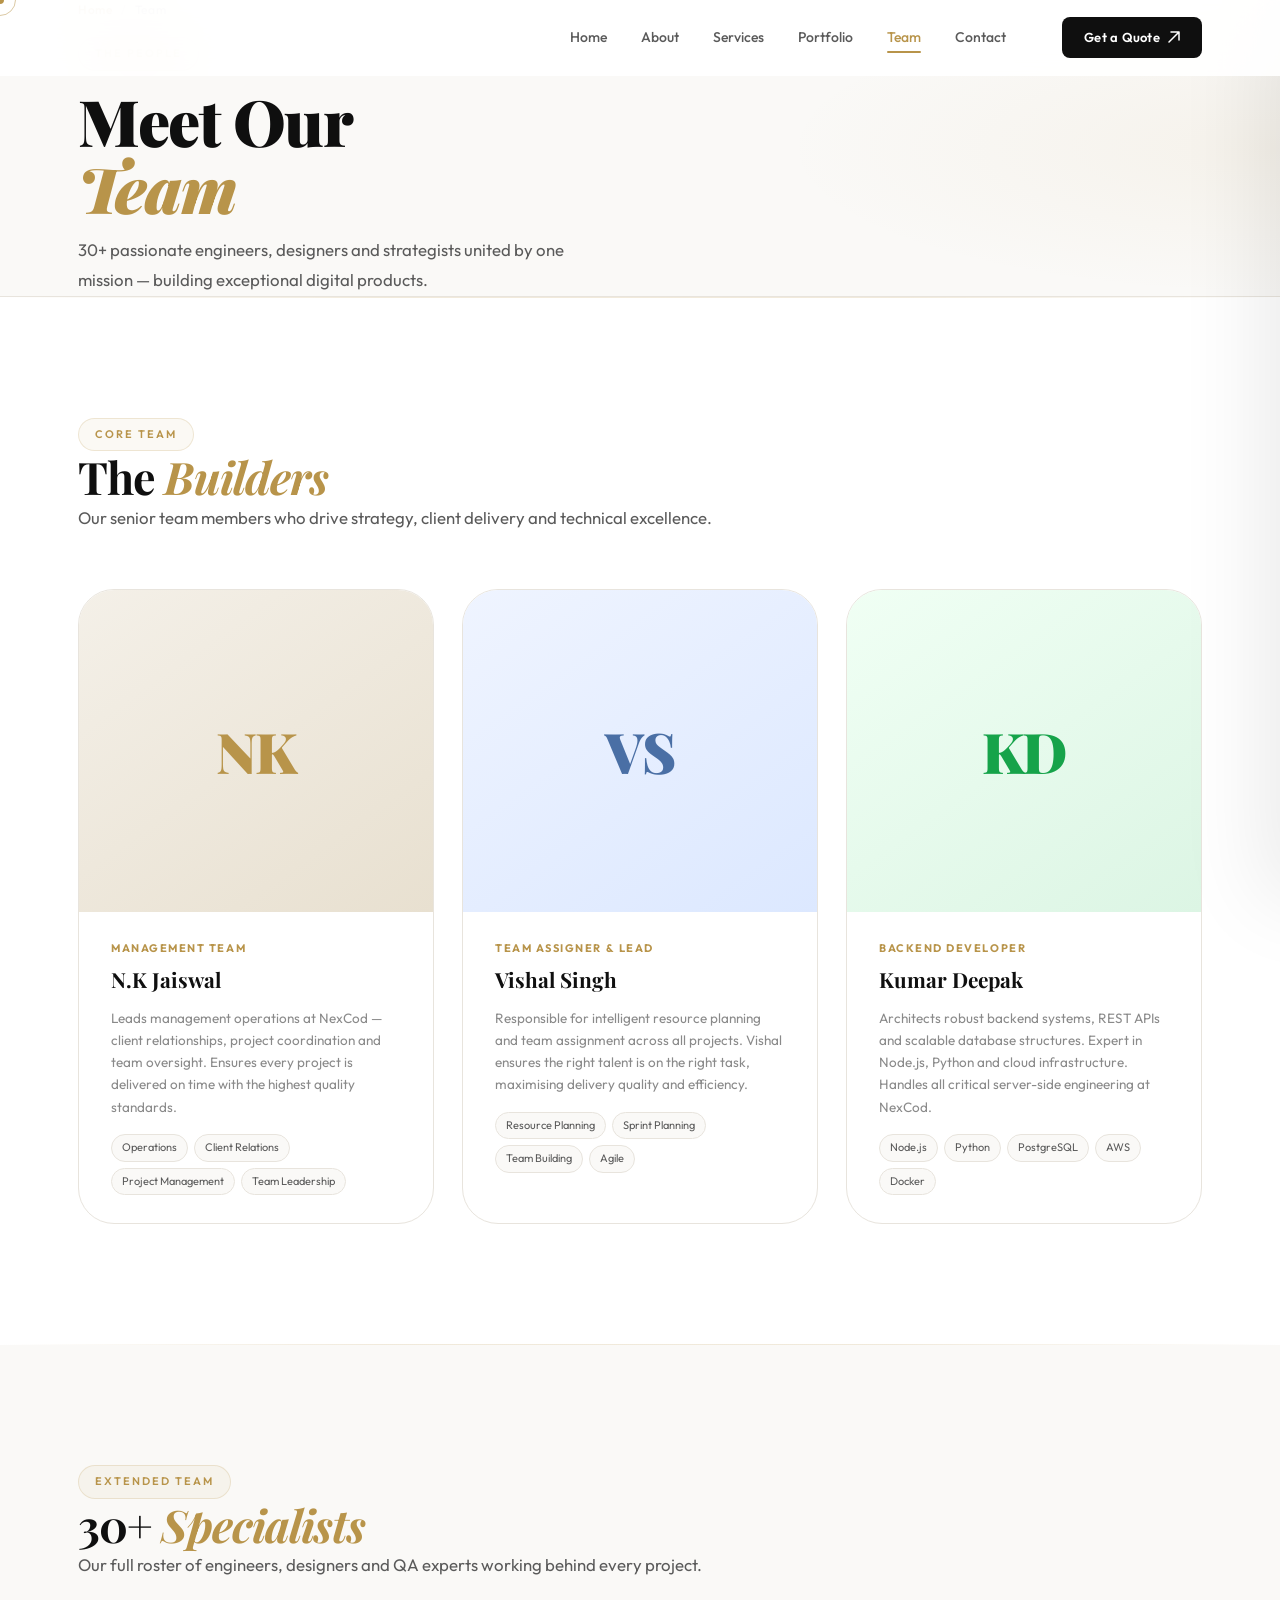
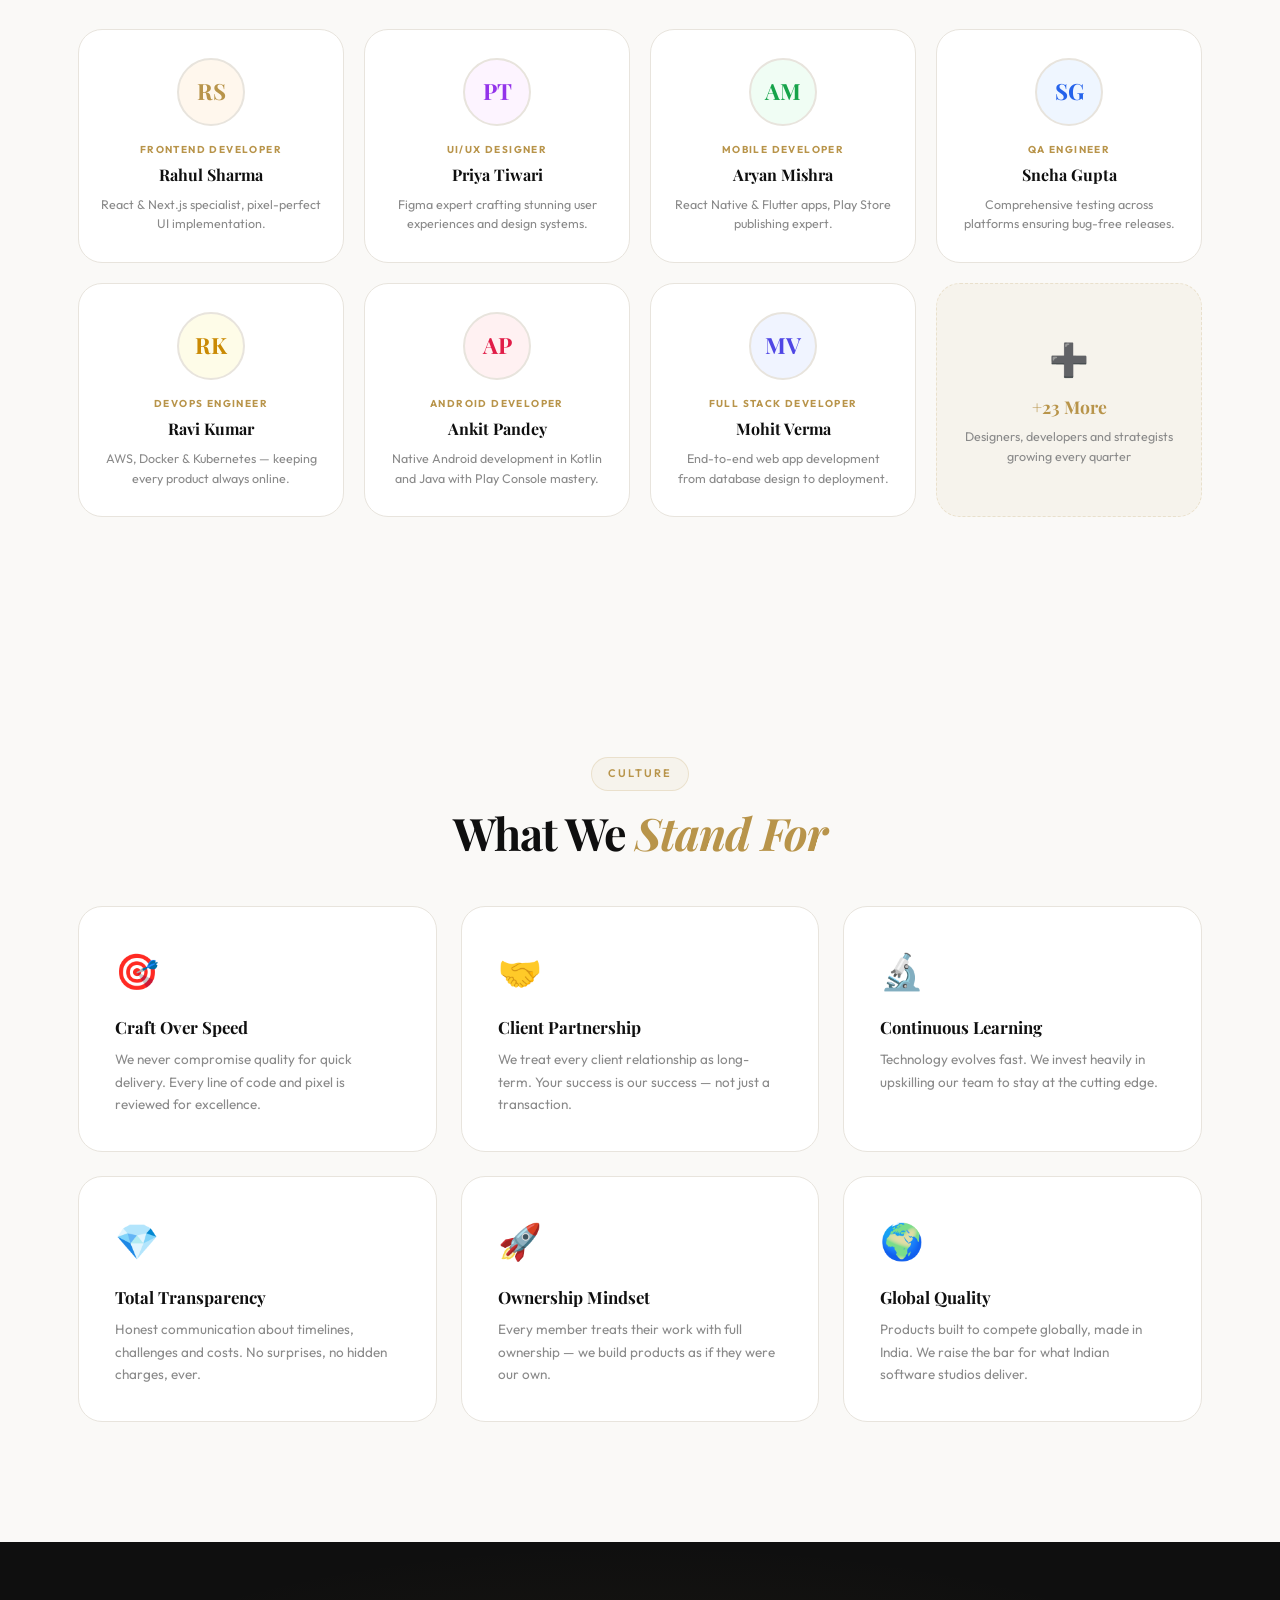
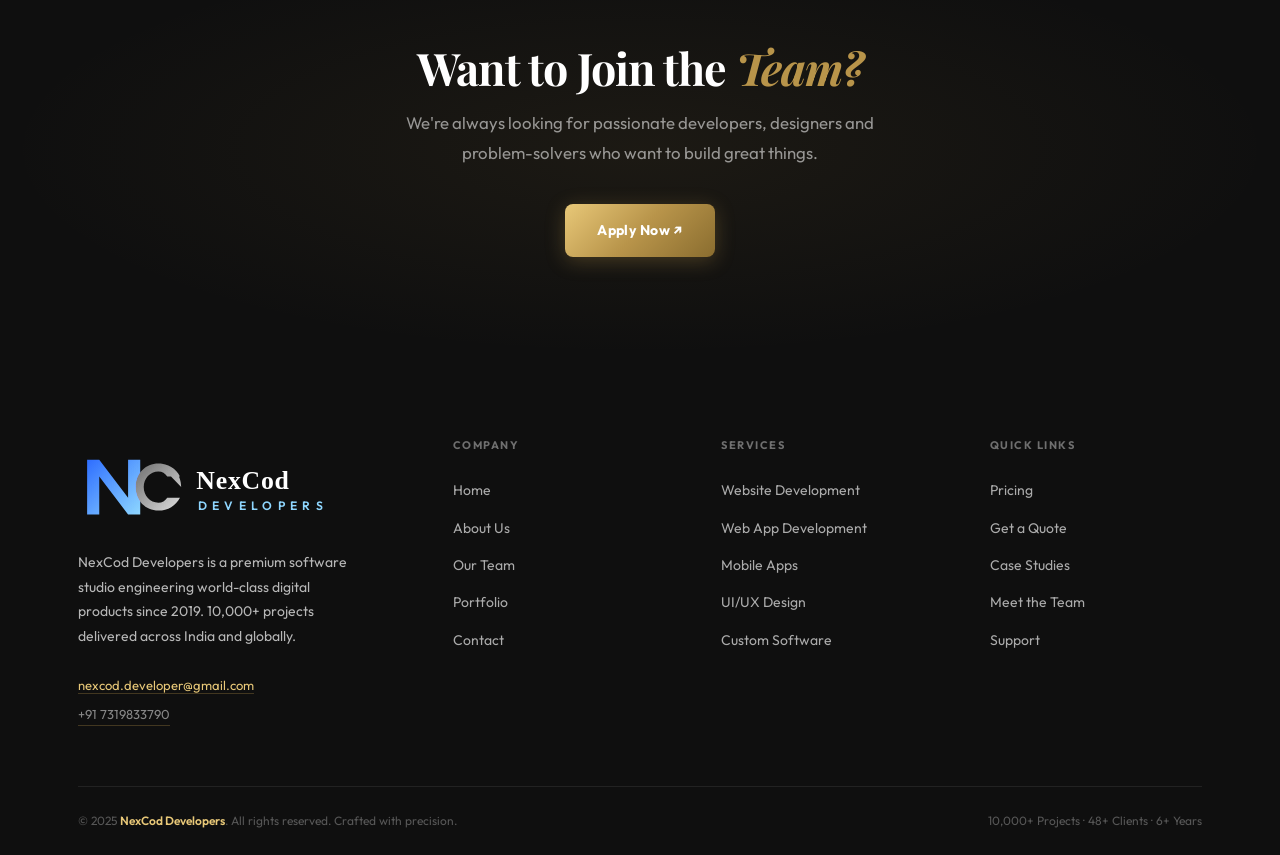
<file: team.html>
<!DOCTYPE html>
<html lang="en">
<head>
  <meta charset="UTF-8"/>
  <meta name="viewport" content="width=device-width, initial-scale=1.0"/>
  <title>Our Team — NexCod Developers</title>
  <link rel="stylesheet" href="shared.css">
  <style>
  .pg-hero { background:var(--cream); padding:calc(var(--nav-h)+80px) 0 80px; border-bottom:1px solid var(--border); position:relative; overflow:hidden; }
  .pg-hero::after { content:''; position:absolute; top:0; right:0; width:500px; height:100%; background:radial-gradient(ellipse at 100% 50%, rgba(184,148,74,0.07) 0%, transparent 70%); pointer-events:none; }

  /* ── CORE TEAM ── */
  .team-grid { display:grid; grid-template-columns:repeat(3,1fr); gap:28px; margin-top:56px; }
  .team-card {
    background:var(--white); border:1px solid var(--border);
    border-radius:var(--radius-xl); overflow:hidden;
    transition:transform var(--tr), border-color var(--tr), box-shadow var(--tr);
  }
  .team-card:hover { transform:translateY(-8px); border-color:var(--gold-bdr); box-shadow:var(--shadow-xl); }
  .tc-avatar {
    width:100%; aspect-ratio:1.1;
    display:flex; align-items:center; justify-content:center;
    font-family:var(--font-serif); font-size:3.5rem; font-weight:900;
    letter-spacing:-0.03em; position:relative;
  }
  .tc-info { padding:28px 32px; }
  .tc-role { font-size:11px; font-weight:700; letter-spacing:0.14em; text-transform:uppercase; color:var(--gold); margin-bottom:6px; }
  .tc-name { font-family:var(--font-serif); font-size:1.3rem; font-weight:700; margin-bottom:10px; }
  .tc-desc { font-size:13.5px; color:var(--ink-soft); line-height:1.65; margin-bottom:16px; }
  .tc-skills { display:flex; flex-wrap:wrap; gap:6px; }
  .tskill { font-size:11px; padding:4px 10px; border-radius:var(--radius-pill); background:var(--cream); border:1px solid var(--border); color:var(--ink-mid); }

  /* ── SUPPORT TEAM ── */
  .supp-grid { display:grid; grid-template-columns:repeat(4,1fr); gap:20px; margin-top:48px; }
  .supp-card {
    background:var(--white); border:1px solid var(--border);
    border-radius:var(--radius-lg); padding:28px 22px; text-align:center;
    transition:transform var(--tr), border-color var(--tr), box-shadow var(--tr);
  }
  .supp-card:hover { transform:translateY(-4px); border-color:var(--gold-bdr); box-shadow:var(--shadow-md); }
  .supp-av {
    width:68px; height:68px; border-radius:50%; margin:0 auto 16px;
    display:flex; align-items:center; justify-content:center;
    font-family:var(--font-serif); font-size:1.4rem; font-weight:700;
    border:2px solid var(--border);
    transition:border-color var(--tr);
  }
  .supp-card:hover .supp-av { border-color:var(--gold-bdr); }
  .supp-role { font-size:10px; font-weight:700; letter-spacing:0.14em; text-transform:uppercase; color:var(--gold); margin-bottom:4px; }
  .supp-name { font-family:var(--font-serif); font-size:1rem; font-weight:700; margin-bottom:8px; }
  .supp-desc { font-size:12.5px; color:var(--ink-soft); line-height:1.55; }

  /* ── VALUES ── */
  .values-section { background:var(--cream); }
  .val-grid { display:grid; grid-template-columns:repeat(3,1fr); gap:24px; margin-top:48px; }
  .val-card { background:var(--white); border:1px solid var(--border); border-radius:var(--radius-lg); padding:36px; transition:border-color var(--tr), transform var(--tr); }
  .val-card:hover { border-color:var(--gold-bdr); transform:translateY(-4px); }
  .val-icon { font-size:2.2rem; margin-bottom:14px; }
  .val-card h4 { font-family:var(--font-serif); font-size:1.05rem; font-weight:700; margin-bottom:8px; }
  .val-card p  { font-size:13.5px; color:var(--ink-soft); line-height:1.65; }

  @media (max-width:1024px) { .team-grid { grid-template-columns:repeat(2,1fr); } .supp-grid { grid-template-columns:repeat(2,1fr); } .val-grid { grid-template-columns:1fr 1fr; } }
  @media (max-width:768px)  { .team-grid { grid-template-columns:1fr; } .supp-grid { grid-template-columns:repeat(2,1fr); } .val-grid { grid-template-columns:1fr; } }
  @media (max-width:480px)  { .supp-grid { grid-template-columns:1fr; } }
  </style>
</head>
<body>

  <section class="pg-hero">
    <div class="container">
      <div class="breadcrumb"><a href="index.html">Home</a><span class="sep">/</span>Team</div>
      <div class="tag-label reveal" style="margin-bottom:16px">The People</div>
      <h1 class="display-title reveal" data-delay="100">Meet Our<br><span class="em">Team</span></h1>
      <p class="body-large reveal" data-delay="200" style="max-width:500px;margin-top:14px">30+ passionate engineers, designers and strategists united by one mission — building exceptional digital products.</p>
    </div>
  </section>
  <div class="divider"></div>

  <!-- CORE TEAM -->
  <section class="section-pad">
    <div class="container">
      <div class="tag-label reveal">Core Team</div>
      <h2 class="section-title reveal" data-delay="100">The <span class="em">Builders</span></h2>
      <p class="body-large reveal" data-delay="200">Our senior team members who drive strategy, client delivery and technical excellence.</p>

      <div class="team-grid">
        <!-- NK Jaiswal -->
        <div class="team-card reveal" data-delay="0">
          <div class="tc-avatar" style="background:linear-gradient(145deg,#f4f0e8,#e8e0d0);color:var(--gold)">
            NK
          </div>
          <div class="tc-info">
            <div class="tc-role">Management Team</div>
            <div class="tc-name">N.K Jaiswal</div>
            <p class="tc-desc">Leads management operations at NexCod — client relationships, project coordination and team oversight. Ensures every project is delivered on time with the highest quality standards.</p>
            <div class="tc-skills"><span class="tskill">Operations</span><span class="tskill">Client Relations</span><span class="tskill">Project Management</span><span class="tskill">Team Leadership</span></div>
          </div>
        </div>

        <!-- Vishal Singh -->
        <div class="team-card reveal" data-delay="100">
          <div class="tc-avatar" style="background:linear-gradient(145deg,#eff4ff,#dce8ff);color:#4a6fa5">
            VS
          </div>
          <div class="tc-info">
            <div class="tc-role">Team Assigner & Lead</div>
            <div class="tc-name">Vishal Singh</div>
            <p class="tc-desc">Responsible for intelligent resource planning and team assignment across all projects. Vishal ensures the right talent is on the right task, maximising delivery quality and efficiency.</p>
            <div class="tc-skills"><span class="tskill">Resource Planning</span><span class="tskill">Sprint Planning</span><span class="tskill">Team Building</span><span class="tskill">Agile</span></div>
          </div>
        </div>

        <!-- Kumar Deepak -->
        <div class="team-card reveal" data-delay="200">
          <div class="tc-avatar" style="background:linear-gradient(145deg,#f0fff4,#dcf5e4);color:#16a34a">
            KD
          </div>
          <div class="tc-info">
            <div class="tc-role">Backend Developer</div>
            <div class="tc-name">Kumar Deepak</div>
            <p class="tc-desc">Architects robust backend systems, REST APIs and scalable database structures. Expert in Node.js, Python and cloud infrastructure. Handles all critical server-side engineering at NexCod.</p>
            <div class="tc-skills"><span class="tskill">Node.js</span><span class="tskill">Python</span><span class="tskill">PostgreSQL</span><span class="tskill">AWS</span><span class="tskill">Docker</span></div>
          </div>
        </div>
      </div>
    </div>
  </section>

  <div class="divider"></div>

  <!-- EXTENDED TEAM -->
  <section class="section-pad" style="background:var(--cream)">
    <div class="container">
      <div class="tag-label reveal">Extended Team</div>
      <h2 class="section-title reveal" data-delay="100">30+ <span class="em">Specialists</span></h2>
      <p class="body-large reveal" data-delay="200">Our full roster of engineers, designers and QA experts working behind every project.</p>

      <div class="supp-grid">
        <div class="supp-card reveal" data-delay="0">
          <div class="supp-av" style="background:#fff7ed;color:#b8944a">RS</div>
          <div class="supp-role">Frontend Developer</div>
          <div class="supp-name">Rahul Sharma</div>
          <p class="supp-desc">React & Next.js specialist, pixel-perfect UI implementation.</p>
        </div>
        <div class="supp-card reveal" data-delay="80">
          <div class="supp-av" style="background:#fdf4ff;color:#9333ea">PT</div>
          <div class="supp-role">UI/UX Designer</div>
          <div class="supp-name">Priya Tiwari</div>
          <p class="supp-desc">Figma expert crafting stunning user experiences and design systems.</p>
        </div>
        <div class="supp-card reveal" data-delay="160">
          <div class="supp-av" style="background:#f0fdf4;color:#16a34a">AM</div>
          <div class="supp-role">Mobile Developer</div>
          <div class="supp-name">Aryan Mishra</div>
          <p class="supp-desc">React Native & Flutter apps, Play Store publishing expert.</p>
        </div>
        <div class="supp-card reveal" data-delay="240">
          <div class="supp-av" style="background:#eff6ff;color:#2563eb">SG</div>
          <div class="supp-role">QA Engineer</div>
          <div class="supp-name">Sneha Gupta</div>
          <p class="supp-desc">Comprehensive testing across platforms ensuring bug-free releases.</p>
        </div>
        <div class="supp-card reveal" data-delay="0">
          <div class="supp-av" style="background:#fefce8;color:#ca8a04">RK</div>
          <div class="supp-role">DevOps Engineer</div>
          <div class="supp-name">Ravi Kumar</div>
          <p class="supp-desc">AWS, Docker & Kubernetes — keeping every product always online.</p>
        </div>
        <div class="supp-card reveal" data-delay="80">
          <div class="supp-av" style="background:#fff1f2;color:#e11d48">AP</div>
          <div class="supp-role">Android Developer</div>
          <div class="supp-name">Ankit Pandey</div>
          <p class="supp-desc">Native Android development in Kotlin and Java with Play Console mastery.</p>
        </div>
        <div class="supp-card reveal" data-delay="160">
          <div class="supp-av" style="background:#f0f4ff;color:#4f46e5">MV</div>
          <div class="supp-role">Full Stack Developer</div>
          <div class="supp-name">Mohit Verma</div>
          <p class="supp-desc">End-to-end web app development from database design to deployment.</p>
        </div>
        <div class="supp-card reveal" data-delay="240" style="display:flex;flex-direction:column;align-items:center;justify-content:center;border-style:dashed;border-color:var(--gold-bdr);background:var(--gold-bg)">
          <div style="font-size:2rem;margin-bottom:8px">➕</div>
          <div style="font-family:var(--font-serif);font-size:1.1rem;font-weight:700;color:var(--gold)">+23 More</div>
          <p class="supp-desc" style="text-align:center;margin-top:6px">Designers, developers and strategists growing every quarter</p>
        </div>
      </div>
    </div>
  </section>

  <!-- VALUES -->
  <section class="values-section section-pad">
    <div class="container">
      <div style="text-align:center">
        <div class="tag-label reveal" style="margin:0 auto 16px">Culture</div>
        <h2 class="section-title reveal" data-delay="100" style="text-align:center">What We <span class="em">Stand For</span></h2>
      </div>
      <div class="val-grid">
        <div class="val-card reveal" data-delay="0"><div class="val-icon">🎯</div><h4>Craft Over Speed</h4><p>We never compromise quality for quick delivery. Every line of code and pixel is reviewed for excellence.</p></div>
        <div class="val-card reveal" data-delay="100"><div class="val-icon">🤝</div><h4>Client Partnership</h4><p>We treat every client relationship as long-term. Your success is our success — not just a transaction.</p></div>
        <div class="val-card reveal" data-delay="200"><div class="val-icon">🔬</div><h4>Continuous Learning</h4><p>Technology evolves fast. We invest heavily in upskilling our team to stay at the cutting edge.</p></div>
        <div class="val-card reveal" data-delay="0"><div class="val-icon">💎</div><h4>Total Transparency</h4><p>Honest communication about timelines, challenges and costs. No surprises, no hidden charges, ever.</p></div>
        <div class="val-card reveal" data-delay="100"><div class="val-icon">🚀</div><h4>Ownership Mindset</h4><p>Every member treats their work with full ownership — we build products as if they were our own.</p></div>
        <div class="val-card reveal" data-delay="200"><div class="val-icon">🌍</div><h4>Global Quality</h4><p>Products built to compete globally, made in India. We raise the bar for what Indian software studios deliver.</p></div>
      </div>
    </div>
  </section>

  <!-- JOIN CTA -->
  <section style="background:var(--ink);padding:100px 0;text-align:center;position:relative;overflow:hidden">
    <div style="position:absolute;inset:0;background:radial-gradient(ellipse at 50% 50%,rgba(184,148,74,0.08) 0%,transparent 70%);pointer-events:none"></div>
    <div class="container" style="position:relative;z-index:1">
      <h2 class="section-title reveal" style="text-align:center;color:var(--white)">Want to Join the <span class="em">Team?</span></h2>
      <p class="reveal" data-delay="100" style="color:rgba(255,255,255,0.55);margin:14px auto 36px;max-width:480px;text-align:center;font-size:1.05rem;line-height:1.8">We're always looking for passionate developers, designers and problem-solvers who want to build great things.</p>
      <a href="contact.html" class="btn-gold reveal" data-delay="200">Apply Now ↗</a>
    </div>
  </section>

  <script src="shared-nav.js"></script>
</body>
</html>
</file>
<file: shared.css>
/* ============================================================
   NEXCOD DEVELOPERS — shared.css
   Premium White Theme | Gold Accents | Full Animations
   ============================================================ */

@import url('https://fonts.googleapis.com/css2?family=Playfair+Display:ital,wght@0,400;0,600;0,700;0,900;1,400;1,700&family=Outfit:wght@300;400;500;600;700&display=swap');

*, *::before, *::after { box-sizing: border-box; margin: 0; padding: 0; }

:root {
  /* Whites & Creams */
  --white:      #ffffff;
  --cream:      #faf9f7;
  --cream-2:    #f4f2ee;
  --cream-3:    #ede9e3;
  --surface:    #f8f7f4;

  /* Inks */
  --ink:        #0f0f0f;
  --ink-2:      #1e1e1e;
  --ink-mid:    #5a5a5a;
  --ink-soft:   #8a8a8a;
  --ink-faint:  #c0bdb8;

  /* Gold Palette */
  --gold:       #b8944a;
  --gold-light: #d4aa60;
  --gold-xlight:#e8c878;
  --gold-dark:  #8a6d2f;
  --gold-bg:    rgba(184,148,74,0.06);
  --gold-bdr:   rgba(184,148,74,0.2);

  /* Functional */
  --green:      #16a34a;
  --border:     #e8e4dd;
  --border-2:   #d8d3cb;
  --shadow-sm:  0 2px 8px rgba(15,15,15,0.06);
  --shadow-md:  0 8px 32px rgba(15,15,15,0.10);
  --shadow-lg:  0 24px 80px rgba(15,15,15,0.12);
  --shadow-xl:  0 48px 120px rgba(15,15,15,0.15);
  --shadow-gold: 0 8px 40px rgba(184,148,74,0.25);

  /* Layout */
  --nav-h: 76px;
  --radius-xs: 4px;
  --radius-sm: 8px;
  --radius-md: 16px;
  --radius-lg: 24px;
  --radius-xl: 36px;
  --radius-pill: 100px;

  /* Type */
  --font-serif: 'Playfair Display', Georgia, serif;
  --font-sans:  'Outfit', sans-serif;

  /* Motion */
  --ease-out:  cubic-bezier(0.16, 1, 0.3, 1);
  --ease-in-out: cubic-bezier(0.45, 0, 0.55, 1);
  --tr:        0.35s cubic-bezier(0.16, 1, 0.3, 1);
  --tr-fast:   0.18s ease;
  --tr-slow:   0.65s cubic-bezier(0.16, 1, 0.3, 1);
}

html {
  scroll-behavior: smooth;
  scroll-padding-top: var(--nav-h);
}

body {
  font-family: var(--font-sans);
  background: var(--white);
  color: var(--ink);
  line-height: 1.6;
  overflow-x: hidden;
  -webkit-font-smoothing: antialiased;
  -moz-osx-font-smoothing: grayscale;
}

a { text-decoration: none; color: inherit; }
img { max-width: 100%; display: block; }
button { cursor: pointer; border: none; background: none; font-family: inherit; }
input, textarea, select { font-family: inherit; }

::-webkit-scrollbar { width: 4px; }
::-webkit-scrollbar-track { background: var(--cream); }
::-webkit-scrollbar-thumb { background: var(--gold); border-radius: 4px; }
::selection { background: rgba(184,148,74,0.2); }

/* =====================
   LAYOUT
===================== */
.container { max-width: 1220px; margin: 0 auto; padding: 0 48px; }
.section-pad { padding: 120px 0; }

/* =====================
   TYPOGRAPHY SYSTEM
===================== */
.tag-label {
  display: inline-flex; align-items: center; gap: 8px;
  font-family: var(--font-sans); font-size: 11px; font-weight: 600;
  letter-spacing: 0.18em; text-transform: uppercase; color: var(--gold);
  padding: 7px 16px;
  border: 1px solid var(--gold-bdr);
  border-radius: var(--radius-pill);
  background: var(--gold-bg);
}

.display-title {
  font-family: var(--font-serif);
  font-size: clamp(2.8rem, 5vw, 4.8rem);
  font-weight: 900; line-height: 1.05;
  letter-spacing: -0.02em; color: var(--ink);
}
.display-title .em  { font-style: italic; color: var(--gold); }
.display-title .out {
  -webkit-text-stroke: 1.5px var(--ink-2);
  color: transparent;
}

.section-title {
  font-family: var(--font-serif);
  font-size: clamp(2rem, 3.5vw, 3.2rem);
  font-weight: 700; line-height: 1.15;
  letter-spacing: -0.02em;
}
.section-title .em { font-style: italic; color: var(--gold); }

.body-large { font-size: 1.05rem; color: var(--ink-mid); line-height: 1.8; }
.body-base  { font-size: 0.9rem;  color: var(--ink-soft); line-height: 1.7; }

/* Gold rule */
.gold-rule {
  display: flex; align-items: center; gap: 12px;
  margin: 20px 0;
}
.gold-rule::before {
  content: ''; width: 32px; height: 2px;
  background: linear-gradient(90deg, var(--gold), var(--gold-xlight));
  border-radius: 2px;
}

/* =====================
   BUTTONS
===================== */
.btn-primary {
  display: inline-flex; align-items: center; gap: 10px;
  padding: 15px 32px;
  background: var(--ink);
  color: var(--white);
  font-family: var(--font-sans); font-size: 14px; font-weight: 600;
  letter-spacing: 0.02em;
  border-radius: var(--radius-sm);
  border: 1.5px solid var(--ink);
  position: relative; overflow: hidden;
  transition: transform var(--tr), box-shadow var(--tr), color var(--tr-fast);
}
.btn-primary::after {
  content: ''; position: absolute; inset: 0;
  background: var(--gold);
  transform: scaleX(0); transform-origin: right;
  transition: transform 0.45s var(--ease-out);
  z-index: 0;
}
.btn-primary:hover { transform: translateY(-2px); box-shadow: var(--shadow-gold); color: var(--ink); }
.btn-primary:hover::after { transform: scaleX(1); transform-origin: left; }
.btn-primary span, .btn-primary svg { position: relative; z-index: 1; }

.btn-gold {
  display: inline-flex; align-items: center; gap: 10px;
  padding: 15px 32px;
  background: linear-gradient(135deg, var(--gold-xlight) 0%, var(--gold) 50%, var(--gold-dark) 100%);
  color: var(--white);
  font-size: 14px; font-weight: 700; letter-spacing: 0.03em;
  border-radius: var(--radius-sm);
  border: none;
  box-shadow: 0 4px 20px rgba(184,148,74,0.3);
  transition: transform var(--tr), box-shadow var(--tr);
}
.btn-gold:hover { transform: translateY(-3px); box-shadow: 0 12px 40px rgba(184,148,74,0.45); }

.btn-outline {
  display: inline-flex; align-items: center; gap: 10px;
  padding: 14px 30px;
  background: transparent;
  color: var(--ink);
  font-size: 14px; font-weight: 600;
  border-radius: var(--radius-sm);
  border: 1.5px solid var(--border-2);
  transition: border-color var(--tr-fast), background var(--tr-fast), transform var(--tr);
}
.btn-outline:hover { border-color: var(--gold); background: var(--gold-bg); transform: translateY(-2px); }

.btn-text {
  display: inline-flex; align-items: center; gap: 8px;
  font-size: 14px; font-weight: 600; color: var(--gold);
  padding-bottom: 2px;
  border-bottom: 1px solid var(--gold-bdr);
  transition: gap var(--tr-fast), border-color var(--tr-fast);
}
.btn-text:hover { gap: 14px; border-color: var(--gold); }

/* =====================
   NAVBAR
===================== */
.navbar {
  position: fixed; top: 0; left: 0; right: 0; z-index: 1000;
  height: var(--nav-h);
  background: rgba(255,255,255,0.92);
  backdrop-filter: blur(24px) saturate(1.5);
  -webkit-backdrop-filter: blur(24px) saturate(1.5);
  border-bottom: 1px solid transparent;
  transition: border-color var(--tr), box-shadow var(--tr), background var(--tr);
}
.navbar.scrolled {
  border-color: var(--border);
  box-shadow: var(--shadow-sm);
  background: rgba(255,255,255,0.97);
}
.nav-inner {
  max-width: 1220px; margin: 0 auto;
  padding: 0 48px;
  height: 100%;
  display: flex; align-items: center; gap: 40px;
}
.nav-logo {
  display: flex; align-items: center;
  flex-shrink: 0; text-decoration: none;
}
.nav-logo-svg {
  width: 160px; height: auto;
}
.nav-links {
  display: flex; align-items: center; gap: 2px;
  margin-left: auto; list-style: none;
}
.nav-link {
  position: relative;
  font-size: 14px; font-weight: 500; color: var(--ink-mid);
  padding: 8px 16px; border-radius: var(--radius-sm);
  transition: color var(--tr-fast), background var(--tr-fast);
}
.nav-link::after {
  content: ''; position: absolute; bottom: 4px; left: 50%; right: 50%;
  height: 1.5px; background: var(--gold); border-radius: 2px;
  transition: left var(--tr), right var(--tr);
}
.nav-link:hover, .nav-link.active { color: var(--ink); }
.nav-link:hover::after, .nav-link.active::after { left: 16px; right: 16px; }
.nav-link.active { color: var(--gold); }

.nav-cta {
  display: inline-flex; align-items: center; gap: 8px;
  padding: 10px 22px;
  background: var(--ink); color: var(--white);
  font-size: 13px; font-weight: 600; letter-spacing: 0.02em;
  border-radius: var(--radius-sm);
  white-space: nowrap;
  transition: background var(--tr-fast), transform var(--tr), box-shadow var(--tr);
}
.nav-cta:hover { background: var(--gold); transform: translateY(-2px); box-shadow: var(--shadow-gold); }

.hamburger {
  display: none; flex-direction: column; justify-content: center; gap: 5px;
  width: 40px; height: 40px; border-radius: var(--radius-sm);
  border: 1px solid var(--border); padding: 10px;
  transition: border-color var(--tr-fast);
}
.hamburger:hover { border-color: var(--gold); }
.ham-bar {
  width: 100%; height: 1.5px; background: var(--ink); border-radius: 2px;
  transform-origin: center;
  transition: transform var(--tr), opacity var(--tr), background var(--tr-fast);
}
.hamburger.open .ham-bar:nth-child(1) { transform: translateY(6.5px) rotate(45deg); }
.hamburger.open .ham-bar:nth-child(2) { opacity: 0; transform: scaleX(0); }
.hamburger.open .ham-bar:nth-child(3) { transform: translateY(-6.5px) rotate(-45deg); }

/* Mobile overlay */
.mob-overlay {
  position: fixed; top: 0; right: 0; bottom: 0; width: min(400px, 100vw);
  background: var(--white); z-index: 999;
  padding: calc(var(--nav-h) + 32px) 40px 40px;
  border-left: 1px solid var(--border);
  box-shadow: -20px 0 80px rgba(0,0,0,0.08);
  display: flex; flex-direction: column;
  transform: translateX(100%);
  transition: transform var(--tr-slow);
}
.mob-overlay.open { transform: translateX(0); }
.mob-nav { display: flex; flex-direction: column; gap: 0; }
.mob-link {
  font-family: var(--font-serif); font-size: 2rem; font-weight: 700;
  color: var(--ink-mid); padding: 14px 0;
  border-bottom: 1px solid var(--border);
  display: flex; align-items: center; justify-content: space-between;
  transition: color var(--tr-fast), padding-left var(--tr);
}
.mob-link:hover, .mob-link.active { color: var(--gold); padding-left: 8px; }
.mob-foot {
  margin-top: auto; padding-top: 24px;
  font-size: 13px; color: var(--ink-soft);
}
.mob-foot a { color: var(--gold); font-weight: 500; }

/* Scroll progress */
.nav-scroll-bar {
  position: absolute; bottom: 0; left: 0;
  height: 2px; width: 0%;
  background: linear-gradient(90deg, var(--gold), var(--gold-xlight));
  transition: width 0.1s linear;
}

/* =====================
   PAGE HERO (inner pages)
===================== */
.page-hero {
  padding: calc(var(--nav-h) + 80px) 0 80px;
  background: var(--cream);
  border-bottom: 1px solid var(--border);
  position: relative; overflow: hidden;
}
.page-hero-mesh {
  position: absolute; inset: 0; z-index: 0;
  background:
    radial-gradient(ellipse at 80% 20%, rgba(184,148,74,0.08) 0%, transparent 55%),
    radial-gradient(ellipse at 10% 90%, rgba(184,148,74,0.04) 0%, transparent 50%);
  pointer-events: none;
}
.page-hero-inner { position: relative; z-index: 1; }
.breadcrumb {
  display: flex; align-items: center; gap: 8px;
  font-size: 12px; color: var(--ink-soft);
  margin-bottom: 18px; letter-spacing: 0.06em;
}
.breadcrumb a { color: var(--gold); font-weight: 500; }
.breadcrumb .sep { color: var(--border-2); }

/* =====================
   GOLD DIVIDER
===================== */
.divider {
  width: 100%; height: 1px;
  background: linear-gradient(90deg, transparent 0%, var(--gold-bdr) 30%, var(--gold-bdr) 70%, transparent 100%);
}

/* =====================
   REVEAL ANIMATIONS
===================== */
.reveal {
  opacity: 0;
  transform: translateY(40px);
  transition:
    opacity var(--tr-slow),
    transform var(--tr-slow);
}
.reveal.in { opacity: 1; transform: translateY(0); }
.reveal-left  { opacity: 0; transform: translateX(-40px); transition: opacity var(--tr-slow), transform var(--tr-slow); }
.reveal-left.in  { opacity: 1; transform: translateX(0); }
.reveal-right { opacity: 0; transform: translateX(40px);  transition: opacity var(--tr-slow), transform var(--tr-slow); }
.reveal-right.in { opacity: 1; transform: translateX(0); }
.reveal-scale { opacity: 0; transform: scale(0.9); transition: opacity var(--tr-slow), transform var(--tr-slow); }
.reveal-scale.in { opacity: 1; transform: scale(1); }

/* =====================
   MODAL
===================== */
.modal-bd {
  position: fixed; inset: 0; z-index: 9000;
  background: rgba(15,15,15,0.6);
  backdrop-filter: blur(8px);
  display: flex; align-items: center; justify-content: center;
  padding: 24px;
  opacity: 0; pointer-events: none;
  transition: opacity 0.3s ease;
}
.modal-bd.open { opacity: 1; pointer-events: all; }
.modal-box {
  background: var(--white);
  border: 1px solid var(--border);
  border-radius: var(--radius-xl);
  padding: 48px;
  width: 100%; max-width: 540px;
  max-height: 92vh; overflow-y: auto;
  position: relative;
  transform: translateY(24px) scale(0.96);
  transition: transform 0.4s var(--ease-out);
  box-shadow: var(--shadow-xl);
}
.modal-bd.open .modal-box { transform: translateY(0) scale(1); }
.modal-top-bar {
  position: absolute; top: 0; left: 0; right: 0; height: 4px;
  background: linear-gradient(90deg, var(--gold-dark), var(--gold-xlight), var(--gold-dark));
  border-radius: var(--radius-xl) var(--radius-xl) 0 0;
}
.modal-close {
  position: absolute; top: 20px; right: 20px;
  width: 36px; height: 36px; border-radius: 50%;
  background: var(--cream); border: 1px solid var(--border);
  display: flex; align-items: center; justify-content: center;
  font-size: 16px; color: var(--ink-soft); line-height: 1;
  transition: background var(--tr-fast), color var(--tr-fast);
}
.modal-close:hover { background: var(--ink); color: var(--white); }

/* Steps bar */
.steps {
  display: flex; align-items: center; gap: 0;
  margin-bottom: 32px;
}
.step-dot {
  width: 30px; height: 30px; border-radius: 50%; flex-shrink: 0;
  background: var(--cream); border: 2px solid var(--border);
  display: flex; align-items: center; justify-content: center;
  font-size: 12px; font-weight: 700; color: var(--ink-soft);
  transition: all var(--tr);
}
.step-dot.active { background: var(--ink); border-color: var(--ink); color: var(--white); }
.step-dot.done   { background: var(--green); border-color: var(--green); color: var(--white); font-size: 14px; }
.step-line {
  flex: 1; height: 2px; background: var(--border);
  transition: background var(--tr);
}
.step-line.done { background: var(--green); }

.modal-step { display: none; }
.modal-step.active { display: block; }
.modal-h { font-family: var(--font-serif); font-size: 1.6rem; font-weight: 700; margin-bottom: 4px; }
.modal-sub { font-size: 13px; color: var(--ink-soft); margin-bottom: 28px; }

/* Form */
.fg { display: flex; flex-direction: column; gap: 8px; margin-bottom: 20px; }
.fg label { font-size: 11px; font-weight: 700; letter-spacing: 0.1em; text-transform: uppercase; color: var(--ink-mid); }
.fg input, .fg textarea, .fg select {
  width: 100%; padding: 13px 16px;
  background: var(--cream); color: var(--ink);
  border: 1.5px solid var(--border);
  border-radius: var(--radius-sm);
  font-size: 14.5px; outline: none;
  transition: border-color var(--tr-fast), box-shadow var(--tr-fast), background var(--tr-fast);
}
.fg input:focus, .fg textarea:focus {
  border-color: var(--gold);
  background: var(--white);
  box-shadow: 0 0 0 3px rgba(184,148,74,0.1);
}
.fg textarea { resize: vertical; min-height: 100px; }
.fg-row { display: grid; grid-template-columns: 1fr 1fr; gap: 16px; }

/* Amount pill */
.amount-pill {
  background: linear-gradient(135deg, rgba(184,148,74,0.1), rgba(184,148,74,0.05));
  border: 1px solid var(--gold-bdr);
  border-radius: var(--radius-md);
  padding: 16px 20px; text-align: center; margin-bottom: 24px;
}
.amount-pill .label { font-size: 11px; text-transform: uppercase; letter-spacing: 0.12em; color: var(--gold); font-weight: 600; }
.amount-pill .value { font-family: var(--font-serif); font-size: 2rem; font-weight: 700; color: var(--ink); margin-top: 4px; }
.amount-pill .service-tag { font-size: 12px; color: var(--ink-soft); margin-top: 4px; }

/* UPI box */
.upi-card {
  background: var(--cream); border: 1.5px dashed var(--gold-bdr);
  border-radius: var(--radius-md); padding: 24px;
  text-align: center; margin: 20px 0;
}
.upi-card .upi-id-text {
  font-family: var(--font-serif); font-size: 1.8rem; font-weight: 700;
  color: var(--gold); letter-spacing: 0.02em; margin: 8px 0;
}
.upi-card .upi-note { font-size: 13px; color: var(--ink-soft); }
.copy-upi {
  display: inline-flex; align-items: center; gap: 6px;
  padding: 8px 18px; font-size: 12px; font-weight: 600;
  background: var(--white); color: var(--gold);
  border: 1px solid var(--gold-bdr); border-radius: var(--radius-pill);
  margin-top: 12px; cursor: pointer;
  transition: background var(--tr-fast), box-shadow var(--tr-fast);
}
.copy-upi:hover { background: var(--gold-bg); box-shadow: var(--shadow-gold); }

.upi-steps-list { display: flex; flex-direction: column; gap: 10px; margin: 16px 0; }
.upi-step-item {
  display: flex; gap: 12px; align-items: flex-start;
  padding: 12px 14px; background: var(--cream);
  border-radius: var(--radius-sm); font-size: 13.5px; color: var(--ink-mid);
}
.upi-step-num {
  width: 22px; height: 22px; flex-shrink: 0; border-radius: 50%;
  background: var(--gold); color: var(--white);
  font-size: 11px; font-weight: 700;
  display: flex; align-items: center; justify-content: center;
}

/* Success */
.success-wrap { text-align: center; padding: 16px 0; }
.success-icon { font-size: 4rem; margin-bottom: 16px; animation: popIn 0.5s var(--ease-out); }
@keyframes popIn { 0%{transform:scale(0)} 70%{transform:scale(1.2)} 100%{transform:scale(1)} }
.confirm-table {
  background: var(--cream); border: 1px solid var(--border);
  border-radius: var(--radius-md); padding: 16px 20px;
  text-align: left; margin: 20px 0;
}
.ct-row {
  display: flex; justify-content: space-between;
  padding: 8px 0; font-size: 13.5px;
  border-bottom: 1px solid var(--border);
}
.ct-row:last-child { border-bottom: none; }
.ct-row .k { color: var(--ink-soft); }
.ct-row .v { font-weight: 600; color: var(--ink); }

/* =====================
   FOOTER
===================== */
.footer {
  background: var(--ink);
  color: rgba(255,255,255,0.7);
  padding: 80px 0 0;
}
.footer-grid {
  display: grid; grid-template-columns: 1.5fr 1fr 1fr 1fr;
  gap: 56px; padding-bottom: 60px;
  border-bottom: 1px solid rgba(255,255,255,0.08);
}
.footer-brand-desc { font-size: 14px; line-height: 1.75; margin: 18px 0 24px; max-width: 280px; }
.footer-email a {
  font-size: 13px; color: var(--gold-xlight);
  border-bottom: 1px solid rgba(184,148,74,0.3);
  transition: color var(--tr-fast), border-color var(--tr-fast);
}
.footer-email a:hover { color: var(--white); border-color: var(--white); }
.fl h4 {
  font-family: var(--font-sans); font-size: 11px; font-weight: 700;
  letter-spacing: 0.14em; text-transform: uppercase;
  color: rgba(255,255,255,0.4); margin-bottom: 18px;
}
.fl { display: flex; flex-direction: column; gap: 0; }
.fl a {
  font-size: 14px; color: rgba(255,255,255,0.65);
  padding: 7px 0; border-bottom: 1px solid transparent;
  transition: color var(--tr-fast), padding-left var(--tr);
}
.fl a:hover { color: var(--white); padding-left: 8px; }
.footer-bottom {
  display: flex; justify-content: space-between; align-items: center;
  padding: 24px 0; font-size: 12px;
  color: rgba(255,255,255,0.3);
}
.footer-bottom strong { color: var(--gold-xlight); font-weight: 600; }

/* =====================
   TOAST
===================== */
.toast {
  position: fixed; bottom: 28px; right: 28px; z-index: 9999;
  display: flex; align-items: center; gap: 10px;
  padding: 14px 20px;
  background: var(--white);
  border: 1px solid var(--border);
  border-radius: var(--radius-md);
  box-shadow: var(--shadow-lg);
  font-size: 14px; font-weight: 500; color: var(--ink);
  transform: translateY(20px) scale(0.95); opacity: 0;
  pointer-events: none;
  transition: transform 0.4s var(--ease-out), opacity 0.4s ease;
  max-width: 360px;
}
.toast.show { transform: translateY(0) scale(1); opacity: 1; }
.toast.gold-t { border-color: var(--gold-bdr); }

/* =====================
   ANIMATED CURSOR
===================== */
.c-dot { position: fixed; top: 0; left: 0; width: 8px; height: 8px; border-radius: 50%; background: var(--gold); pointer-events: none; z-index: 99999; transform: translate(-50%,-50%); mix-blend-mode: multiply; transition: opacity 0.3s; }
.c-ring { position: fixed; top: 0; left: 0; width: 32px; height: 32px; border-radius: 50%; border: 1.5px solid rgba(184,148,74,0.5); pointer-events: none; z-index: 99998; transform: translate(-50%,-50%); transition: width 0.3s var(--ease-out), height 0.3s var(--ease-out), border-color 0.3s; }
body.c-hover .c-ring { width: 52px; height: 52px; border-color: var(--gold); }

/* =====================
   RESPONSIVE
===================== */
@media (max-width: 1024px) {
  .container { padding: 0 32px; }
  .nav-inner  { padding: 0 32px; }
  .footer-grid { grid-template-columns: 1fr 1fr; gap: 36px; }
}
@media (max-width: 768px) {
  .container  { padding: 0 20px; }
  .nav-inner  { padding: 0 20px; }
  .section-pad { padding: 80px 0; }
  .nav-links, .nav-cta { display: none; }
  .hamburger { display: flex; }
  .footer-grid { grid-template-columns: 1fr 1fr; gap: 28px; }
  .footer-bottom { flex-direction: column; gap: 8px; text-align: center; }
  .fg-row { grid-template-columns: 1fr; }
  .modal-box { padding: 36px 24px; }
}
@media (max-width: 480px) {
  .footer-grid { grid-template-columns: 1fr; }
  .page-hero { padding: calc(var(--nav-h) + 48px) 0 56px; }
  @media (hover: none) {
    .c-dot, .c-ring { display: none; }
  }
}
</file>
